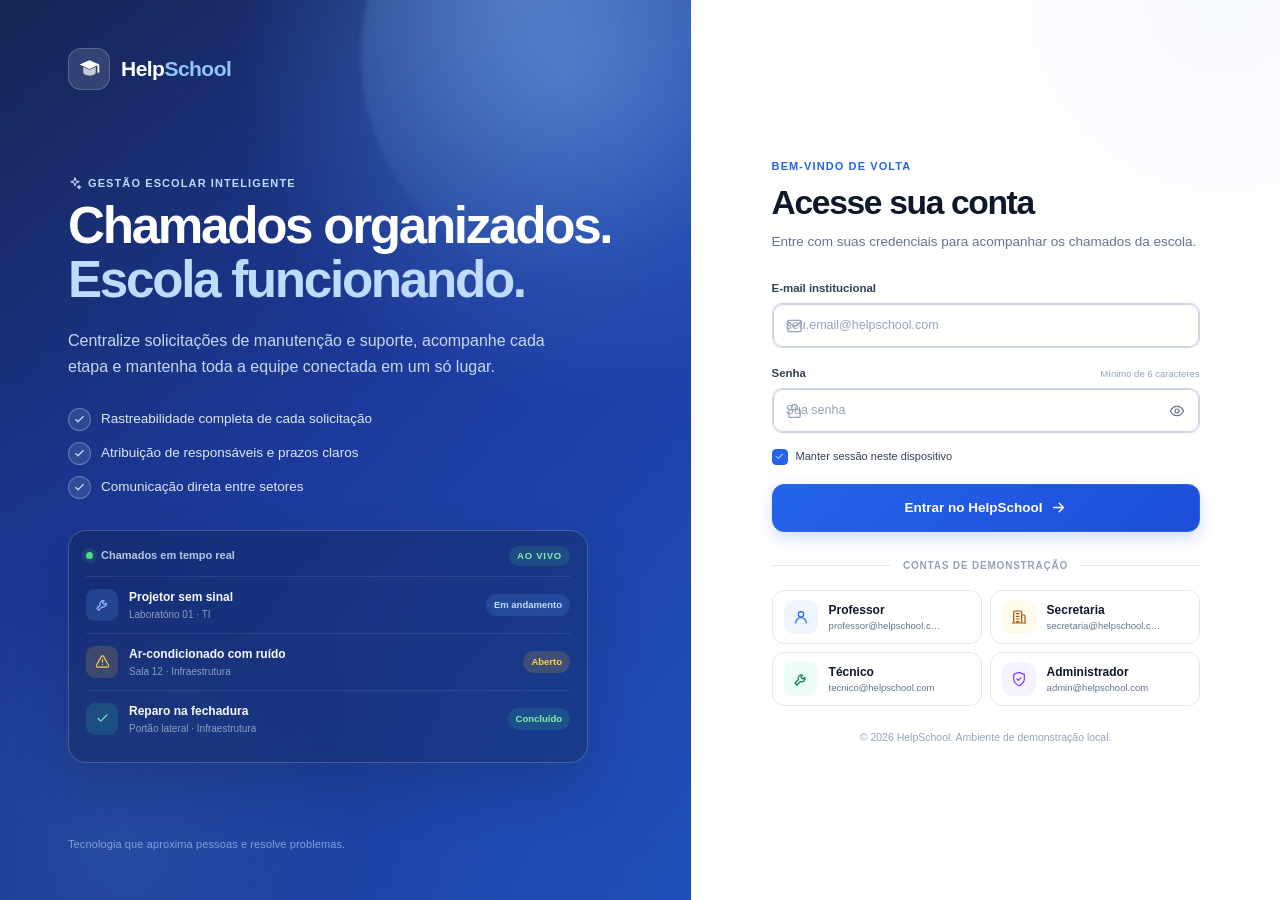
<file: helpschool/index.html>
<!DOCTYPE html>
<html lang="pt-BR">
<head>
  <meta charset="UTF-8">
  <meta name="viewport" content="width=device-width, initial-scale=1.0">
  <meta name="description" content="HelpSchool — centralize chamados, mantenha o histórico e conecte as equipes da sua escola.">
  <meta name="theme-color" content="#1E40AF">
  <title>HelpSchool — Gestão de chamados escolares</title>
  <link rel="icon" type="image/svg+xml" href="assets/images/logo.svg">
  <link rel="stylesheet" href="assets/css/style.css">
  <link rel="stylesheet" href="assets/css/components.css">
  <link rel="stylesheet" href="assets/css/dashboard.css">
</head>
<body>
  <a class="skip-link" href="#main-content">Pular para o conteúdo principal</a>

  <!-- Biblioteca de ícones SVG reutilizáveis -->
  <svg class="svg-sprite" aria-hidden="true" xmlns="http://www.w3.org/2000/svg">
    <symbol id="i-logo" viewBox="0 0 24 24">
      <path d="M12 3 2.5 7.2 12 11.4l9.5-4.2L12 3Z" fill="currentColor"/>
      <path d="M6 9.6v5.1c0 1.8 2.7 3.3 6 3.3s6-1.5 6-3.3V9.6l-6 2.6L6 9.6Z" fill="currentColor" opacity=".72"/>
      <path d="M20.5 8.4v5.9" stroke="currentColor" stroke-width="1.8" stroke-linecap="round"/>
    </symbol>
    <symbol id="i-grid" viewBox="0 0 24 24" fill="none" stroke="currentColor" stroke-width="1.8" stroke-linecap="round" stroke-linejoin="round">
      <rect x="3" y="3" width="7" height="7" rx="2"/><rect x="14" y="3" width="7" height="7" rx="2"/><rect x="3" y="14" width="7" height="7" rx="2"/><rect x="14" y="14" width="7" height="7" rx="2"/>
    </symbol>
    <symbol id="i-ticket" viewBox="0 0 24 24" fill="none" stroke="currentColor" stroke-width="1.8" stroke-linecap="round" stroke-linejoin="round">
      <path d="M4 6a2 2 0 0 1 2-2h12a2 2 0 0 1 2 2v3a2.5 2.5 0 0 0 0 5v4a2 2 0 0 1-2 2H6a2 2 0 0 1-2-2v-4a2.5 2.5 0 0 0 0-5V6Z"/>
      <path d="M13 5v2M13 11v2M13 17v2"/>
    </symbol>
    <symbol id="i-chat" viewBox="0 0 24 24" fill="none" stroke="currentColor" stroke-width="1.8" stroke-linecap="round" stroke-linejoin="round">
      <path d="M21 12a8 8 0 0 1-8 8H6l-3 2 1-5a8 8 0 1 1 17-5Z"/><path d="M8 11h8M8 15h5"/>
    </symbol>
    <symbol id="i-chart" viewBox="0 0 24 24" fill="none" stroke="currentColor" stroke-width="1.8" stroke-linecap="round" stroke-linejoin="round">
      <path d="M4 20V10M10 20V4M16 20v-7M22 20H2"/>
    </symbol>
    <symbol id="i-users" viewBox="0 0 24 24" fill="none" stroke="currentColor" stroke-width="1.8" stroke-linecap="round" stroke-linejoin="round">
      <path d="M16 21v-2a4 4 0 0 0-4-4H6a4 4 0 0 0-4 4v2"/><circle cx="9" cy="7" r="4"/><path d="M22 21v-2a4 4 0 0 0-3-3.87M16 3.13a4 4 0 0 1 0 7.75"/>
    </symbol>
    <symbol id="i-plus" viewBox="0 0 24 24" fill="none" stroke="currentColor" stroke-width="2" stroke-linecap="round"><path d="M12 5v14M5 12h14"/></symbol>
    <symbol id="i-menu" viewBox="0 0 24 24" fill="none" stroke="currentColor" stroke-width="1.9" stroke-linecap="round"><path d="M4 7h16M4 12h16M4 17h16"/></symbol>
    <symbol id="i-search" viewBox="0 0 24 24" fill="none" stroke="currentColor" stroke-width="1.9" stroke-linecap="round"><circle cx="11" cy="11" r="7"/><path d="m20 20-3.5-3.5"/></symbol>
    <symbol id="i-chevron-down" viewBox="0 0 24 24" fill="none" stroke="currentColor" stroke-width="1.9" stroke-linecap="round" stroke-linejoin="round"><path d="m6 9 6 6 6-6"/></symbol>
    <symbol id="i-logout" viewBox="0 0 24 24" fill="none" stroke="currentColor" stroke-width="1.8" stroke-linecap="round" stroke-linejoin="round">
      <path d="M9 21H5a2 2 0 0 1-2-2V5a2 2 0 0 1 2-2h4M16 17l5-5-5-5M21 12H9"/>
    </symbol>
    <symbol id="i-x" viewBox="0 0 24 24" fill="none" stroke="currentColor" stroke-width="2" stroke-linecap="round"><path d="M18 6 6 18M6 6l12 12"/></symbol>
    <symbol id="i-arrow-right" viewBox="0 0 24 24" fill="none" stroke="currentColor" stroke-width="1.9" stroke-linecap="round" stroke-linejoin="round"><path d="M5 12h14M13 6l6 6-6 6"/></symbol>
    <symbol id="i-arrow-left" viewBox="0 0 24 24" fill="none" stroke="currentColor" stroke-width="1.9" stroke-linecap="round" stroke-linejoin="round"><path d="M19 12H5M11 18l-6-6 6-6"/></symbol>
    <symbol id="i-eye" viewBox="0 0 24 24" fill="none" stroke="currentColor" stroke-width="1.8" stroke-linecap="round" stroke-linejoin="round"><path d="M2 12s3.5-7 10-7 10 7 10 7-3.5 7-10 7S2 12 2 12Z"/><circle cx="12" cy="12" r="3"/></symbol>
    <symbol id="i-eye-off" viewBox="0 0 24 24" fill="none" stroke="currentColor" stroke-width="1.8" stroke-linecap="round" stroke-linejoin="round"><path d="m3 3 18 18M10.6 10.6a2 2 0 0 0 2.8 2.8M9.9 4.2A10.7 10.7 0 0 1 12 4c6.5 0 10 8 10 8a18 18 0 0 1-2.2 3.2M6.2 6.2C3.6 8.1 2 12 2 12s3.5 8 10 8a10.7 10.7 0 0 0 5.8-1.7"/></symbol>
    <symbol id="i-filter" viewBox="0 0 24 24" fill="none" stroke="currentColor" stroke-width="1.8" stroke-linecap="round" stroke-linejoin="round"><path d="M4 5h16l-6.5 7.5V20l-3 1v-8.5L4 5Z"/></symbol>
    <symbol id="i-clock" viewBox="0 0 24 24" fill="none" stroke="currentColor" stroke-width="1.8" stroke-linecap="round" stroke-linejoin="round"><circle cx="12" cy="12" r="9"/><path d="M12 7v5l3 2"/></symbol>
    <symbol id="i-check-circle" viewBox="0 0 24 24" fill="none" stroke="currentColor" stroke-width="1.8" stroke-linecap="round" stroke-linejoin="round"><circle cx="12" cy="12" r="9"/><path d="m8 12 2.7 2.7L16 9.4"/></symbol>
    <symbol id="i-alert" viewBox="0 0 24 24" fill="none" stroke="currentColor" stroke-width="1.8" stroke-linecap="round" stroke-linejoin="round"><path d="M10.3 3.8 2.4 18a2 2 0 0 0 1.7 3h15.8a2 2 0 0 0 1.7-3L13.7 3.8a2 2 0 0 0-3.4 0Z"/><path d="M12 9v4M12 17h.01"/></symbol>
    <symbol id="i-wrench" viewBox="0 0 24 24" fill="none" stroke="currentColor" stroke-width="1.8" stroke-linecap="round" stroke-linejoin="round"><path d="M14.7 6.3a5 5 0 0 0-6.5 6.5L3 18l3 3 5.2-5.2a5 5 0 0 0 6.5-6.5l-3 3-3-3 3-3Z"/></symbol>
    <symbol id="i-user" viewBox="0 0 24 24" fill="none" stroke="currentColor" stroke-width="1.8" stroke-linecap="round" stroke-linejoin="round"><circle cx="12" cy="8" r="4"/><path d="M4 21a8 8 0 0 1 16 0"/></symbol>
    <symbol id="i-map-pin" viewBox="0 0 24 24" fill="none" stroke="currentColor" stroke-width="1.8" stroke-linecap="round" stroke-linejoin="round"><path d="M20 10c0 5-8 11-8 11S4 15 4 10a8 8 0 1 1 16 0Z"/><circle cx="12" cy="10" r="2.7"/></symbol>
    <symbol id="i-tag" viewBox="0 0 24 24" fill="none" stroke="currentColor" stroke-width="1.8" stroke-linecap="round" stroke-linejoin="round"><path d="m20.6 13.6-7 7a2 2 0 0 1-2.8 0L3 12.8V3h9.8l7.8 7.8a2 2 0 0 1 0 2.8Z"/><circle cx="7.5" cy="7.5" r="1.2" fill="currentColor" stroke="none"/></symbol>
    <symbol id="i-calendar" viewBox="0 0 24 24" fill="none" stroke="currentColor" stroke-width="1.8" stroke-linecap="round" stroke-linejoin="round"><rect x="3" y="5" width="18" height="16" rx="2"/><path d="M16 3v4M8 3v4M3 11h18"/></symbol>
    <symbol id="i-edit" viewBox="0 0 24 24" fill="none" stroke="currentColor" stroke-width="1.8" stroke-linecap="round" stroke-linejoin="round"><path d="M12 20h9M16.5 3.5a2.1 2.1 0 0 1 3 3L7 19l-4 1 1-4L16.5 3.5Z"/></symbol>
    <symbol id="i-trash" viewBox="0 0 24 24" fill="none" stroke="currentColor" stroke-width="1.8" stroke-linecap="round" stroke-linejoin="round"><path d="M3 6h18M8 6V4h8v2M19 6l-1 14H6L5 6M10 11v5M14 11v5"/></symbol>
    <symbol id="i-send" viewBox="0 0 24 24" fill="none" stroke="currentColor" stroke-width="1.8" stroke-linecap="round" stroke-linejoin="round"><path d="m22 2-7 20-4-9-9-4 20-7Z"/><path d="M22 2 11 13"/></symbol>
    <symbol id="i-refresh" viewBox="0 0 24 24" fill="none" stroke="currentColor" stroke-width="1.8" stroke-linecap="round" stroke-linejoin="round"><path d="M20 11a8 8 0 1 0-2.3 6.3M20 4v7h-7"/></symbol>
    <symbol id="i-download" viewBox="0 0 24 24" fill="none" stroke="currentColor" stroke-width="1.8" stroke-linecap="round" stroke-linejoin="round"><path d="M12 3v12M7 10l5 5 5-5M4 21h16"/></symbol>
    <symbol id="i-building" viewBox="0 0 24 24" fill="none" stroke="currentColor" stroke-width="1.8" stroke-linecap="round" stroke-linejoin="round"><path d="M4 21V5a2 2 0 0 1 2-2h8a2 2 0 0 1 2 2v16M16 9h3a2 2 0 0 1 2 2v10M2 21h20M8 7h4M8 11h4M8 15h4M8 19h4"/></symbol>
    <symbol id="i-shield" viewBox="0 0 24 24" fill="none" stroke="currentColor" stroke-width="1.8" stroke-linecap="round" stroke-linejoin="round"><path d="M12 22s8-4 8-10V5l-8-3-8 3v7c0 6 8 10 8 10Z"/><path d="m9 12 2 2 4-4"/></symbol>
    <symbol id="i-lock" viewBox="0 0 24 24" fill="none" stroke="currentColor" stroke-width="1.8" stroke-linecap="round" stroke-linejoin="round"><rect x="4" y="10" width="16" height="11" rx="2"/><path d="M8 10V7a4 4 0 0 1 8 0v3"/></symbol>
    <symbol id="i-mail" viewBox="0 0 24 24" fill="none" stroke="currentColor" stroke-width="1.8" stroke-linecap="round" stroke-linejoin="round"><rect x="2.5" y="4" width="19" height="16" rx="2"/><path d="m3 6 9 7 9-7"/></symbol>
    <symbol id="i-message-circle" viewBox="0 0 24 24" fill="none" stroke="currentColor" stroke-width="1.8" stroke-linecap="round" stroke-linejoin="round"><path d="M21 11.5a8.4 8.4 0 0 1-9 8.4 9.2 9.2 0 0 1-3.8-.8L3 21l1.9-5.2a8.4 8.4 0 1 1 16.1-4.3Z"/></symbol>
    <symbol id="i-check" viewBox="0 0 24 24" fill="none" stroke="currentColor" stroke-width="2.1" stroke-linecap="round" stroke-linejoin="round"><path d="m5 12 4.2 4.2L19 6.5"/></symbol>
    <symbol id="i-activity" viewBox="0 0 24 24" fill="none" stroke="currentColor" stroke-width="1.8" stroke-linecap="round" stroke-linejoin="round"><path d="M3 12h4l2.5-7 5 14L17 12h4"/></symbol>
    <symbol id="i-help" viewBox="0 0 24 24" fill="none" stroke="currentColor" stroke-width="1.8" stroke-linecap="round" stroke-linejoin="round"><circle cx="12" cy="12" r="9"/><path d="M9.6 9a2.5 2.5 0 1 1 4 2c-.9.6-1.6 1.2-1.6 2.4M12 17h.01"/></symbol>
    <symbol id="i-sparkle" viewBox="0 0 24 24" fill="none" stroke="currentColor" stroke-width="1.8" stroke-linecap="round" stroke-linejoin="round"><path d="m12 3 1.8 5.2L19 10l-5.2 1.8L12 17l-1.8-5.2L5 10l5.2-1.8L12 3ZM19 16l.8 2.2L22 19l-2.2.8L19 22l-.8-2.2L16 19l2.2-.8L19 16Z"/></symbol>
    <symbol id="i-sliders" viewBox="0 0 24 24" fill="none" stroke="currentColor" stroke-width="1.8" stroke-linecap="round" stroke-linejoin="round"><path d="M4 6h10M18 6h2M4 12h2M10 12h10M4 18h6M14 18h6"/><circle cx="16" cy="6" r="2"/><circle cx="8" cy="12" r="2"/><circle cx="12" cy="18" r="2"/></symbol>
  </svg>

  <!-- Tela de autenticação -->
  <div class="auth-screen" id="login-screen">
    <section class="auth-showcase" aria-label="Sobre o HelpSchool">
      <div class="auth-showcase__orb auth-showcase__orb--one"></div>
      <div class="auth-showcase__orb auth-showcase__orb--two"></div>
      <div class="auth-showcase__grid"></div>

      <a class="brand brand--light" href="#" aria-label="HelpSchool">
        <span class="brand__mark"><svg><use href="#i-logo"></use></svg></span>
        <span class="brand__name">Help<span>School</span></span>
      </a>

      <div class="auth-showcase__content">
        <span class="eyebrow eyebrow--light"><svg><use href="#i-sparkle"></use></svg> Gestão escolar inteligente</span>
        <h1>Chamados organizados.<br><span>Escola funcionando.</span></h1>
        <p>Centralize solicitações de manutenção e suporte, acompanhe cada etapa e mantenha toda a equipe conectada em um só lugar.</p>

        <ul class="auth-benefits">
          <li><span class="auth-benefits__icon"><svg><use href="#i-check"></use></svg></span> Rastreabilidade completa de cada solicitação</li>
          <li><span class="auth-benefits__icon"><svg><use href="#i-check"></use></svg></span> Atribuição de responsáveis e prazos claros</li>
          <li><span class="auth-benefits__icon"><svg><use href="#i-check"></use></svg></span> Comunicação direta entre setores</li>
        </ul>

        <div class="auth-preview" aria-hidden="true">
          <div class="auth-preview__header">
            <span class="auth-preview__dot"></span>
            <span>Chamados em tempo real</span>
            <span class="auth-preview__live">Ao vivo</span>
          </div>
          <div class="auth-preview__row">
            <span class="preview-icon preview-icon--blue"><svg><use href="#i-wrench"></use></svg></span>
            <div><strong>Projetor sem sinal</strong><small>Laboratório 01 · TI</small></div>
            <span class="status-pill status-pill--progress">Em andamento</span>
          </div>
          <div class="auth-preview__row">
            <span class="preview-icon preview-icon--amber"><svg><use href="#i-alert"></use></svg></span>
            <div><strong>Ar-condicionado com ruído</strong><small>Sala 12 · Infraestrutura</small></div>
            <span class="status-pill status-pill--open">Aberto</span>
          </div>
          <div class="auth-preview__row">
            <span class="preview-icon preview-icon--green"><svg><use href="#i-check"></use></svg></span>
            <div><strong>Reparo na fechadura</strong><small>Portão lateral · Infraestrutura</small></div>
            <span class="status-pill status-pill--done">Concluído</span>
          </div>
        </div>
      </div>

      <p class="auth-showcase__footer">Tecnologia que aproxima pessoas e resolve problemas.</p>
    </section>

    <section class="auth-form-side">
      <div class="auth-form-side__inner">
        <a class="brand brand--mobile" href="#" aria-label="HelpSchool">
          <span class="brand__mark"><svg><use href="#i-logo"></use></svg></span>
          <span class="brand__name">Help<span>School</span></span>
        </a>

        <div class="auth-heading">
          <span class="eyebrow">Bem-vindo de volta</span>
          <h2>Acesse sua conta</h2>
          <p>Entre com suas credenciais para acompanhar os chamados da escola.</p>
        </div>

        <form class="auth-form" id="login-form" novalidate>
          <div class="field">
            <label for="login-email">E-mail institucional</label>
            <div class="input-shell">
              <svg class="input-shell__icon" aria-hidden="true"><use href="#i-mail"></use></svg>
              <input type="email" id="login-email" name="email" autocomplete="username" placeholder="seu.email@helpschool.com" required aria-describedby="login-error">
            </div>
          </div>

          <div class="field">
            <div class="field__label-row">
              <label for="login-password">Senha</label>
              <span class="field__hint">Mínimo de 6 caracteres</span>
            </div>
            <div class="input-shell">
              <svg class="input-shell__icon" aria-hidden="true"><use href="#i-lock"></use></svg>
              <input type="password" id="login-password" name="password" autocomplete="current-password" placeholder="Sua senha" minlength="6" required aria-describedby="login-error">
              <button class="input-shell__action" type="button" id="toggle-password" aria-label="Mostrar senha" aria-pressed="false">
                <svg><use href="#i-eye"></use></svg>
              </button>
            </div>
          </div>

          <div class="auth-form__options">
            <label class="checkbox">
              <input type="checkbox" id="remember-session" checked>
              <span class="checkbox__box"><svg><use href="#i-check"></use></svg></span>
              <span>Manter sessão neste dispositivo</span>
            </label>
          </div>

          <p class="form-error" id="login-error" role="alert" hidden></p>

          <button class="btn btn--primary btn--lg auth-submit" type="submit" id="login-submit">
            <span>Entrar no HelpSchool</span>
            <svg><use href="#i-arrow-right"></use></svg>
          </button>
        </form>

        <div class="auth-divider"><span>Contas de demonstração</span></div>

        <div class="demo-accounts" role="group" aria-label="Contas de demonstração">
          <button class="demo-account" type="button" data-demo-email="professor@helpschool.com" data-demo-password="123456">
            <span class="demo-account__icon demo-account__icon--blue"><svg><use href="#i-user"></use></svg></span>
            <span><strong>Professor</strong><small>professor@helpschool.com</small></span>
            <svg class="demo-account__arrow"><use href="#i-arrow-right"></use></svg>
          </button>
          <button class="demo-account" type="button" data-demo-email="secretaria@helpschool.com" data-demo-password="123456">
            <span class="demo-account__icon demo-account__icon--amber"><svg><use href="#i-building"></use></svg></span>
            <span><strong>Secretaria</strong><small>secretaria@helpschool.com</small></span>
            <svg class="demo-account__arrow"><use href="#i-arrow-right"></use></svg>
          </button>
          <button class="demo-account" type="button" data-demo-email="tecnico@helpschool.com" data-demo-password="123456">
            <span class="demo-account__icon demo-account__icon--green"><svg><use href="#i-wrench"></use></svg></span>
            <span><strong>Técnico</strong><small>tecnico@helpschool.com</small></span>
            <svg class="demo-account__arrow"><use href="#i-arrow-right"></use></svg>
          </button>
          <button class="demo-account" type="button" data-demo-email="admin@helpschool.com" data-demo-password="123456">
            <span class="demo-account__icon demo-account__icon--purple"><svg><use href="#i-shield"></use></svg></span>
            <span><strong>Administrador</strong><small>admin@helpschool.com</small></span>
            <svg class="demo-account__arrow"><use href="#i-arrow-right"></use></svg>
          </button>
        </div>

        <p class="auth-copyright">© <span id="auth-year">2026</span> HelpSchool. Ambiente de demonstração local.</p>
      </div>
    </section>
  </div>

  <!-- Aplicação autenticada -->
  <div class="app-shell" id="app-screen" hidden>
    <div class="sidebar-overlay" id="sidebar-overlay"></div>

    <aside class="sidebar" id="sidebar" aria-label="Menu principal">
      <div class="sidebar__brand">
        <a class="brand brand--light" href="#" data-view="dashboard" aria-label="HelpSchool — ir para visão geral">
          <span class="brand__mark"><svg><use href="#i-logo"></use></svg></span>
          <span class="brand__name">Help<span>School</span></span>
        </a>
        <button class="icon-btn icon-btn--ghost sidebar__close" id="sidebar-close" type="button" aria-label="Fechar menu">
          <svg><use href="#i-x"></use></svg>
        </button>
      </div>

      <div class="sidebar__school">
        <span class="sidebar__school-icon"><svg><use href="#i-building"></use></svg></span>
        <div>
          <strong>Colégio Horizonte</strong>
          <span>Unidade Centro</span>
        </div>
        <span class="sidebar__school-status" title="Unidade ativa"></span>
      </div>

      <nav class="sidebar__nav">
        <p class="sidebar__label">Principal</p>
        <button class="nav-item is-active" type="button" data-view="dashboard">
          <svg><use href="#i-grid"></use></svg>
          <span>Visão geral</span>
        </button>
        <button class="nav-item" type="button" data-view="tickets">
          <svg><use href="#i-ticket"></use></svg>
          <span>Chamados</span>
          <span class="nav-item__badge" id="nav-tickets-badge" hidden></span>
        </button>
        <button class="nav-item" type="button" data-view="chat">
          <svg><use href="#i-chat"></use></svg>
          <span>Mensagens</span>
          <span class="nav-item__badge nav-item__badge--chat" id="nav-chat-badge" hidden></span>
        </button>
        <button class="nav-item" type="button" data-view="reports" data-permission="reports">
          <svg><use href="#i-chart"></use></svg>
          <span>Relatórios</span>
        </button>

        <p class="sidebar__label sidebar__label--admin" id="admin-nav-label" hidden>Administração</p>
        <button class="nav-item" type="button" data-view="users" data-permission="users" hidden>
          <svg><use href="#i-users"></use></svg>
          <span>Usuários</span>
        </button>
      </nav>

      <div class="sidebar__footer">
        <div class="sidebar-help">
          <span class="sidebar-help__icon"><svg><use href="#i-help"></use></svg></span>
          <strong>Precisa de ajuda?</strong>
          <p>Consulte o guia rápido de uso do HelpSchool.</p>
          <button class="sidebar-help__link" type="button" data-action="help">Abrir guia rápido <svg><use href="#i-arrow-right"></use></svg></button>
        </div>
        <div class="sidebar__version">
          <span>HelpSchool v1.0</span>
          <span class="sidebar__version-dot"></span>
          <span>Dados locais</span>
        </div>
      </div>
    </aside>

    <div class="app-body">
      <header class="topbar">
        <div class="topbar__left">
          <button class="icon-btn topbar__menu" type="button" id="sidebar-open" aria-label="Abrir menu">
            <svg><use href="#i-menu"></use></svg>
          </button>
          <div class="topbar__heading">
            <p id="page-eyebrow">Painel</p>
            <h1 id="page-title">Visão geral</h1>
          </div>
        </div>

        <div class="topbar__actions">
          <button class="icon-btn topbar__chat-btn" type="button" data-view="chat" aria-label="Abrir mensagens">
            <svg><use href="#i-message-circle"></use></svg>
            <span class="notification-dot" id="topbar-chat-dot" hidden></span>
          </button>
          <div class="user-menu-wrap">
            <button class="user-chip" type="button" id="user-menu-btn" aria-haspopup="menu" aria-expanded="false">
              <span class="avatar" id="topbar-avatar">--</span>
              <span class="user-chip__info">
                <strong id="topbar-name">Usuário</strong>
                <span id="topbar-role">Perfil</span>
              </span>
              <svg class="user-chip__chevron"><use href="#i-chevron-down"></use></svg>
            </button>
            <div class="user-menu" id="user-menu" role="menu" hidden>
              <div class="user-menu__header">
                <span class="avatar avatar--lg" id="menu-avatar">--</span>
                <div><strong id="menu-name">Usuário</strong><span id="menu-email">email@escola.com</span></div>
              </div>
              <button type="button" class="user-menu__item" data-action="profile" role="menuitem">
                <svg><use href="#i-user"></use></svg> Meu perfil
              </button>
              <button type="button" class="user-menu__item" data-action="reset-demo" role="menuitem">
                <svg><use href="#i-refresh"></use></svg> Restaurar dados demo
              </button>
              <div class="user-menu__separator"></div>
              <button type="button" class="user-menu__item user-menu__item--danger" data-action="logout" role="menuitem">
                <svg><use href="#i-logout"></use></svg> Sair da conta
              </button>
            </div>
          </div>
        </div>
      </header>

      <main class="main-content" id="main-content">
        <!-- Visão geral -->
        <section class="view is-active" id="view-dashboard" data-view-panel="dashboard">
          <div class="dashboard-hero">
            <div class="dashboard-hero__copy">
              <p class="eyebrow" id="dashboard-date">Painel</p>
              <h2 id="dashboard-greeting">Olá!</h2>
              <p id="dashboard-summary">Aqui está o resumo dos chamados da escola.</p>
            </div>
            <button class="btn btn--primary" type="button" data-action="new-ticket">
              <svg><use href="#i-plus"></use></svg> Novo chamado
            </button>
          </div>

          <div class="stats-grid" id="stats-grid"></div>

          <div class="dashboard-grid">
            <article class="panel panel--chart">
              <header class="panel__header">
                <div>
                  <h3>Chamados por status</h3>
                  <p>Distribuição atual dos atendimentos</p>
                </div>
                <span class="panel__badge" id="status-chart-total">0 chamados</span>
              </header>
              <div id="status-chart" class="status-chart"></div>
            </article>

            <article class="panel panel--recurring">
              <header class="panel__header">
                <div>
                  <h3>Ocorrências recorrentes</h3>
                  <p>Locais com mais chamados registrados</p>
                </div>
                <span class="panel__icon panel__icon--amber"><svg><use href="#i-activity"></use></svg></span>
              </header>
              <div id="recurring-list" class="recurring-list"></div>
            </article>
          </div>

          <div class="dashboard-grid dashboard-grid--wide">
            <article class="panel recent-panel">
              <header class="panel__header">
                <div>
                  <h3>Últimos chamados</h3>
                  <p>Movimentações recentes da escola</p>
                </div>
                <button class="text-btn" type="button" data-view="tickets">Ver todos <svg><use href="#i-arrow-right"></use></svg></button>
              </header>
              <div id="recent-tickets" class="recent-list"></div>
            </article>

            <article class="panel activity-panel">
              <header class="panel__header">
                <div>
                  <h3>Atividade recente</h3>
                  <p>Últimas movimentações registradas</p>
                </div>
              </header>
              <div id="recent-activity" class="activity-list"></div>
            </article>
          </div>
        </section>

        <!-- Chamados -->
        <section class="view" id="view-tickets" data-view-panel="tickets" hidden>
          <div class="view-heading">
            <div>
              <p class="eyebrow">Central de atendimento</p>
              <h2>Chamados</h2>
              <p>Acompanhe, filtre e gerencie todas as solicitações da escola.</p>
            </div>
            <button class="btn btn--primary" type="button" data-action="new-ticket">
              <svg><use href="#i-plus"></use></svg> Novo chamado
            </button>
          </div>

          <article class="panel tickets-panel">
            <div class="ticket-toolbar">
              <div class="search-field">
                <svg aria-hidden="true"><use href="#i-search"></use></svg>
                <label class="sr-only" for="ticket-search">Pesquisar chamados</label>
                <input type="search" id="ticket-search" placeholder="Pesquisar por título, ID, local..." autocomplete="off">
              </div>
              <div class="filter-row">
                <div class="select-wrap">
                  <svg aria-hidden="true"><use href="#i-filter"></use></svg>
                  <label class="sr-only" for="filter-status">Filtrar por status</label>
                  <select id="filter-status">
                    <option value="all">Todos os status</option>
                    <option value="aberto">Aberto</option>
                    <option value="em_andamento">Em andamento</option>
                    <option value="resolvido">Resolvido</option>
                    <option value="concluido">Concluído</option>
                  </select>
                </div>
                <div class="select-wrap">
                  <svg aria-hidden="true"><use href="#i-alert"></use></svg>
                  <label class="sr-only" for="filter-priority">Filtrar por prioridade</label>
                  <select id="filter-priority">
                    <option value="all">Todas as prioridades</option>
                    <option value="alta">Alta</option>
                    <option value="media">Média</option>
                    <option value="baixa">Baixa</option>
                  </select>
                </div>
                <div class="select-wrap">
                  <svg aria-hidden="true"><use href="#i-sliders"></use></svg>
                  <label class="sr-only" for="filter-sort">Ordernar chamados</label>
                  <select id="filter-sort">
                    <option value="recent">Mais recentes</option>
                    <option value="oldest">Mais antigos</option>
                    <option value="priority">Maior prioridade</option>
                    <option value="title">Título (A–Z)</option>
                  </select>
                </div>
                <button class="btn btn--ghost btn--sm" type="button" id="clear-filters">
                  <svg><use href="#i-x"></use></svg> Limpar
                </button>
              </div>
            </div>

            <div id="tickets-table-wrap"></div>

            <footer class="ticket-footer">
              <span id="tickets-count">0 chamados encontrados</span>
              <span class="ticket-footer__hint" id="tickets-scope">Exibindo todos os chamados</span>
            </footer>
          </article>
        </section>

        <!-- Relatórios -->
        <section class="view" id="view-reports" data-view-panel="reports" hidden>
          <div class="view-heading">
            <div>
              <p class="eyebrow">Inteligência operacional</p>
              <h2>Relatórios</h2>
              <p>Visualize indicadores para tomar decisões mais assertivas.</p>
            </div>
            <button class="btn btn--outline" type="button" data-action="export-csv">
              <svg><use href="#i-download"></use></svg> Exportar CSV
            </button>
          </div>

          <div class="report-summary" id="report-summary"></div>

          <div class="dashboard-grid">
            <article class="panel">
              <header class="panel__header">
                <div><h3>Chamados por categoria</h3><p>Volume de solicitações por área</p></div>
              </header>
              <div id="category-chart" class="bar-chart"></div>
            </article>
            <article class="panel">
              <header class="panel__header">
                <div><h3>Chamados por prioridade</h3><p>Nível de urgência das solicitações</p></div>
              </header>
              <div id="priority-chart" class="bar-chart"></div>
            </article>
          </div>

          <div class="dashboard-grid dashboard-grid--wide">
            <article class="panel">
              <header class="panel__header">
                <div><h3>Chamados por técnico</h3><p>Distribuição da carga de atendimento</p></div>
              </header>
              <div id="technician-chart" class="bar-chart"></div>
            </article>
            <article class="panel panel--recurring">
              <header class="panel__header">
                <div><h3>Ranking de recorrência</h3><p>Locais com maior volume de ocorrências</p></div>
                <span class="panel__icon panel__icon--amber"><svg><use href="#i-activity"></use></svg></span>
              </header>
              <div id="report-recurring" class="recurring-list"></div>
            </article>
          </div>
        </section>

        <!-- Chat -->
        <section class="view" id="view-chat" data-view-panel="chat" hidden>
          <div class="view-heading view-heading--compact">
            <div>
              <p class="eyebrow">Comunicação interna</p>
              <h2>Mensagens</h2>
              <p>Converse com professores, secretaria e equipe técnica.</p>
            </div>
          </div>

          <div class="chat-shell" id="chat-shell">
            <aside class="chat-contacts" aria-label="Conversas">
              <div class="chat-contacts__header">
                <div><h3>Conversas</h3><span id="chat-total-contacts">0 contatos</span></div>
                <span class="chat-online-pill"><span></span> Online</span>
              </div>
              <div class="search-field search-field--chat">
                <svg aria-hidden="true"><use href="#i-search"></use></svg>
                <label class="sr-only" for="chat-search">Pesquisar contatos</label>
                <input type="search" id="chat-search" placeholder="Buscar pessoa..." autocomplete="off">
              </div>
              <div class="chat-contact-list" id="chat-contact-list"></div>
            </aside>
            <section class="chat-conversation" id="chat-conversation" aria-live="polite">
              <div class="chat-empty-state" id="chat-empty-state">
                <span class="chat-empty-state__icon"><svg><use href="#i-message-circle"></use></svg></span>
                <h3>Selecione uma conversa</h3>
                <p>Escolha um contato ao lado para iniciar uma conversa interna.</p>
              </div>
              <div class="chat-active" id="chat-active" hidden>
                <header class="chat-active__header">
                  <button class="icon-btn chat-active__back" type="button" id="chat-back" aria-label="Voltar para conversas">
                    <svg><use href="#i-arrow-left"></use></svg>
                  </button>
                  <span class="avatar" id="chat-header-avatar">--</span>
                  <div class="chat-active__person">
                    <strong id="chat-header-name">Contato</strong>
                    <span id="chat-header-role">Perfil</span>
                  </div>
                  <span class="chat-online-pill chat-online-pill--small"><span></span> Online</span>
                </header>
                <div class="chat-messages" id="chat-messages"></div>
                <form class="chat-composer" id="chat-form">
                  <label class="sr-only" for="chat-input">Escreva uma mensagem</label>
                  <textarea id="chat-input" rows="1" placeholder="Escreva uma mensagem..." autocomplete="off"></textarea>
                  <button class="chat-send" type="submit" aria-label="Enviar mensagem" id="chat-send">
                    <svg><use href="#i-send"></use></svg>
                  </button>
                </form>
              </div>
            </section>
          </div>
        </section>

        <!-- Usuários -->
        <section class="view" id="view-users" data-view-panel="users" hidden>
          <div class="view-heading">
            <div>
              <p class="eyebrow">Administração</p>
              <h2>Usuários</h2>
              <p>Gerencie os perfis de acesso à plataforma.</p>
            </div>
            <button class="btn btn--primary" type="button" data-action="new-user">
              <svg><use href="#i-plus"></use></svg> Novo usuário
            </button>
          </div>

          <article class="panel">
            <div class="ticket-toolbar">
              <div class="search-field">
                <svg aria-hidden="true"><use href="#i-search"></use></svg>
                <label class="sr-only" for="user-search">Pesquisar usuários</label>
                <input type="search" id="user-search" placeholder="Pesquisar por nome, e-mail ou setor..." autocomplete="off">
              </div>
              <div class="select-wrap">
                <svg aria-hidden="true"><use href="#i-filter"></use></svg>
                <label class="sr-only" for="user-role-filter">Filtrar por perfil</label>
                <select id="user-role-filter">
                  <option value="all">Todos os perfis</option>
                  <option value="professor">Professor</option>
                  <option value="secretaria">Secretaria</option>
                  <option value="tecnico">Técnico</option>
                  <option value="admin">Administrador</option>
                </select>
              </div>
            </div>
            <div id="users-table-wrap"></div>
            <footer class="ticket-footer"><span id="users-count">0 usuários</span><span class="ticket-footer__hint">Acesso gerenciado pelo administrador</span></footer>
          </article>
        </section>
      </main>
    </div>

    <nav class="mobile-nav" aria-label="Navegação rápida">
      <button class="mobile-nav__item is-active" type="button" data-view="dashboard">
        <svg><use href="#i-grid"></use></svg><span>Painel</span>
      </button>
      <button class="mobile-nav__item" type="button" data-view="tickets">
        <span class="mobile-nav__icon-wrap"><svg><use href="#i-ticket"></use></svg><span class="mobile-nav__badge" id="mobile-tickets-badge" hidden></span></span><span>Chamados</span>
      </button>
      <button class="mobile-nav__item" type="button" data-view="chat">
        <span class="mobile-nav__icon-wrap"><svg><use href="#i-chat"></use></svg><span class="mobile-nav__badge" id="mobile-chat-badge" hidden></span></span><span>Chat</span>
      </button>
      <button class="mobile-nav__item" type="button" id="mobile-more">
        <svg><use href="#i-menu"></use></svg><span>Mais</span>
      </button>
    </nav>
  </div>

  <div id="modal-root"></div>
  <div class="toast-container" id="toast-container" role="status" aria-live="polite" aria-atomic="false"></div>

  <script src="assets/js/storage.js"></script>
  <script src="assets/js/auth.js"></script>
  <script src="assets/js/tickets.js"></script>
  <script src="assets/js/chat.js"></script>
  <script src="assets/js/dashboard.js"></script>
  <script src="assets/js/app.js"></script>
</body>
</html>
</file>
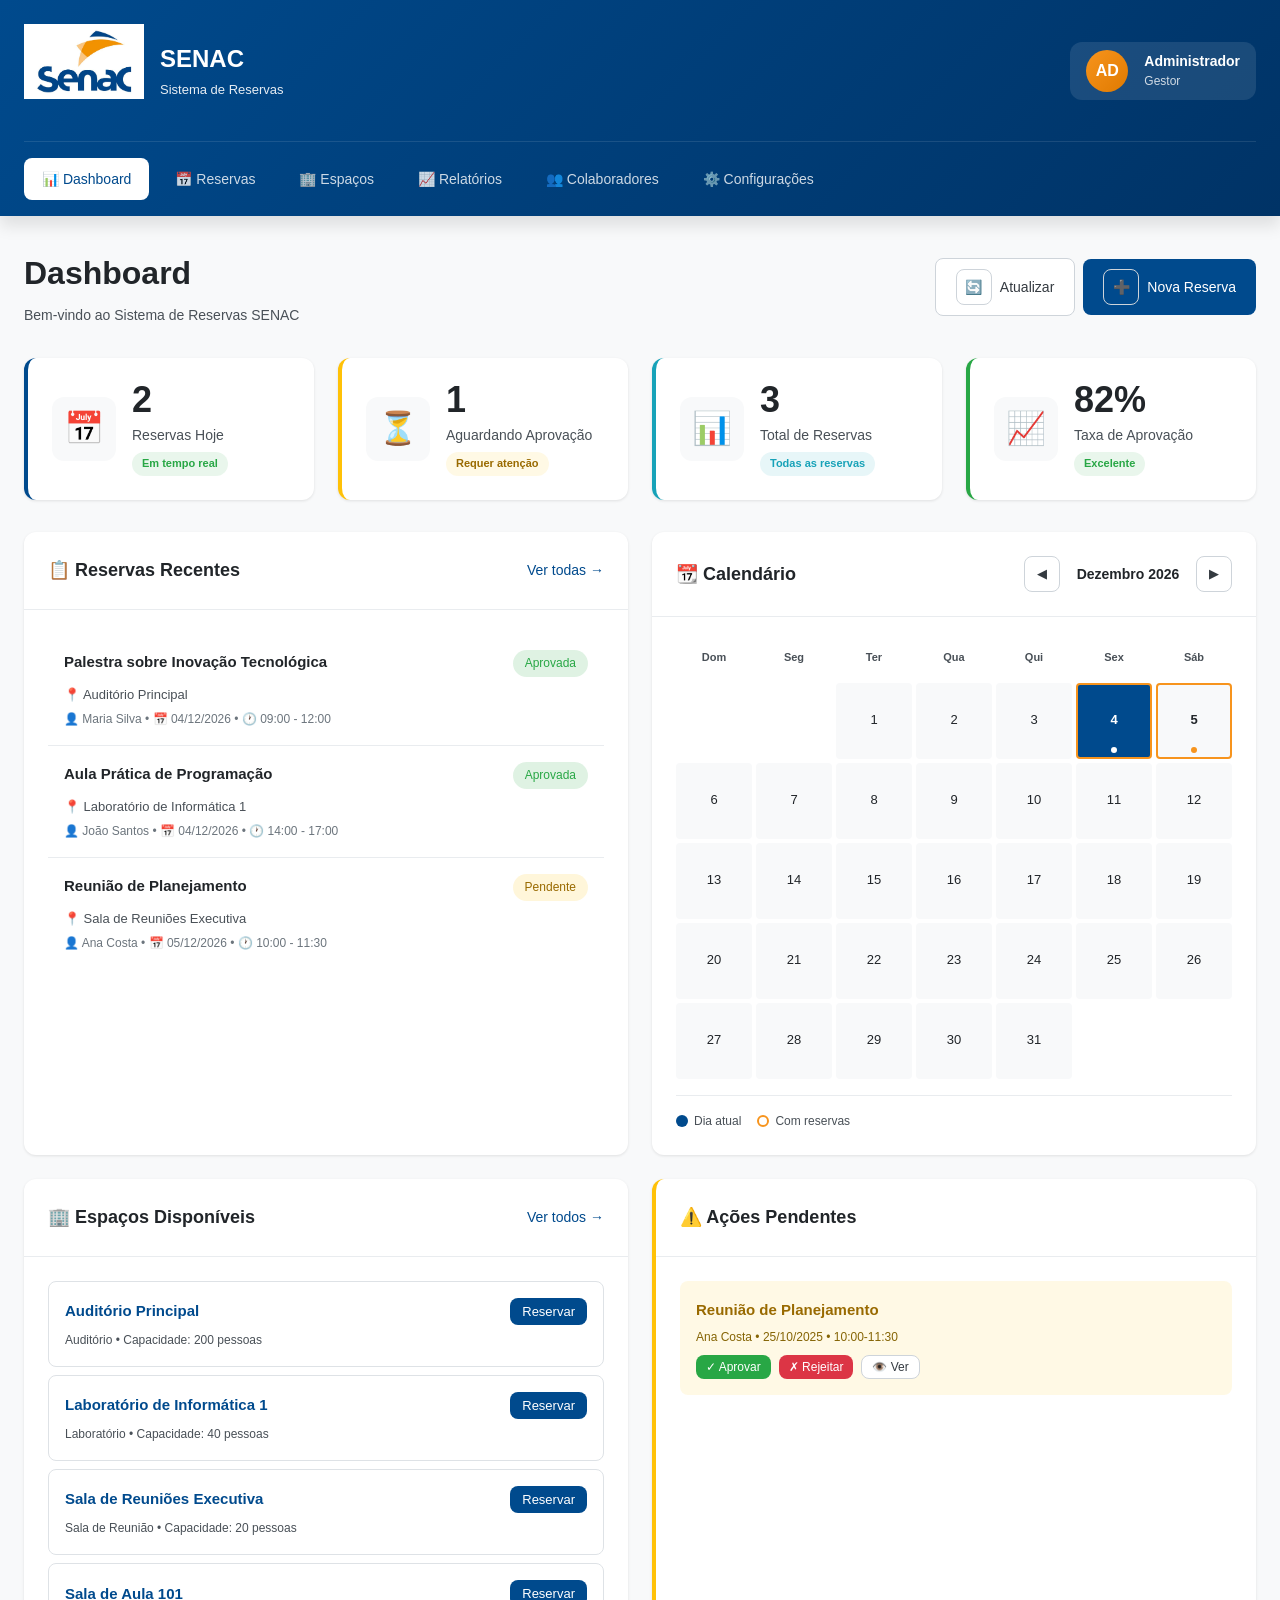
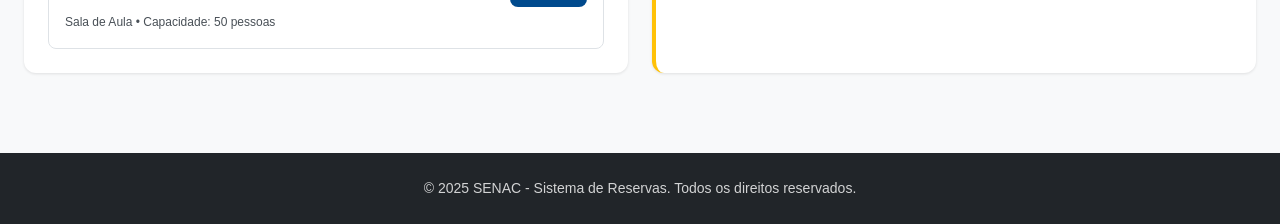
<file: sistemas-reservas-senac/index.html>
<!DOCTYPE html>
<html lang="pt-BR">
  <head>
    <meta charset="UTF-8" />
    <meta name="viewport" content="width=device-width, initial-scale=1.0" />
    <title>Dashboard - Sistema SENAC</title>
    <link rel="stylesheet" href="./css/styles.css" />
  </head>
  <body>
    <header class="header">
      <div class="container">
        <div class="header-top">
          <div class="logo">
            <div class="logo-icon"><img src="./imagem.jpg" alt="Senac" style="width: 120px; height: 75px;">
            </div>
            <div class="logo-text">
              <h1>SENAC</h1>
              <p>Sistema de Reservas</p>
            </div>
          </div>
          <div class="user-info">
            <div class="avatar">AD</div>
            <div class="user-details">
              <div class="username">Administrador</div>
              <div class="role">Gestor</div>
            </div>
          </div>
        </div>

        <nav class="nav">
          <a href="../index.html" class="nav-link active">📊 Dashboard</a>
          <a href="./pages/reservas.html" class="nav-link">📅 Reservas</a>
          <a href="./pages/espacos.html" class="nav-link">🏢 Espaços</a>
          <a href="./pages/relatorios.html" class="nav-link">📈 Relatórios</a>
          <a href="./pages/colaboradores.html" class="nav-link"
            >👥 Colaboradores</a
          >
          <a href="./pages/configuracoes.html" class="nav-link"
            >⚙️ Configurações</a
          >
        </nav>
      </div>
    </header>

    <main class="main-content">
      <div class="container">
        <div class="page-header">
          <div>
            <h2 class="page-title">Dashboard</h2>
            <p class="page-subtitle">Bem-vindo ao Sistema de Reservas SENAC</p>
          </div>
          <div class="page-actions">
            <button class="btn btn-secondary" data-action="refresh">
              <span class="btn-icon">🔄</span>
              Atualizar
            </button>
            <button class="btn btn-primary" data-action="new-reservation">
              <span class="btn-icon">➕</span>
              Nova Reserva
            </button>
          </div>
        </div>

        <div class="stats-grid">
          <div class="stat-card stat-primary">
            <div class="stat-icon">📅</div>
            <div class="stat-content">
              <h3 class="stat-number" id="todayReservations">0</h3>
              <p class="stat-label">Reservas Hoje</p>
              <span class="stat-badge stat-badge-success">Em tempo real</span>
            </div>
          </div>

          <div class="stat-card stat-warning">
            <div class="stat-icon">⏳</div>
            <div class="stat-content">
              <h3 class="stat-number" id="pendingReservations">0</h3>
              <p class="stat-label">Aguardando Aprovação</p>
              <span class="stat-badge stat-badge-warning">Requer atenção</span>
            </div>
          </div>

          <div class="stat-card stat-info">
            <div class="stat-icon">📊</div>
            <div class="stat-content">
              <h3 class="stat-number" id="totalReservations">0</h3>
              <p class="stat-label">Total de Reservas</p>
              <span class="stat-badge stat-badge-info">Todas as reservas</span>
            </div>
          </div>

          <div class="stat-card stat-success">
            <div class="stat-icon">📈</div>
            <div class="stat-content">
              <h3 class="stat-number">82%</h3>
              <p class="stat-label">Taxa de Aprovação</p>
              <span class="stat-badge stat-badge-success">Excelente</span>
            </div>
          </div>
        </div>

        <div class="dashboard-grid">
          <div class="card">
            <div class="card-header">
              <h3 class="card-title">📋 Reservas Recentes</h3>
              <a href="./pages/reservas.html" class="card-link">Ver todas →</a>
            </div>
            <div class="card-body" id="recentReservations">
              <!-- Carregado dinamicamente pelo JavaScript -->
              <p style="text-align: center; padding: 32px; color: #999">
                Carregando...
              </p>
            </div>
          </div>

          <div class="card">
            <div class="card-header">
              <h3 class="card-title">📆 Calendário</h3>
              <div class="calendar-controls">
                <button class="btn-icon" title="Mês anterior">◀</button>
                <span class="calendar-month">Carregando...</span>
                <button class="btn-icon" title="Próximo mês">▶</button>
              </div>
            </div>
            <div class="card-body">
              <div class="calendar">
                <div class="calendar-header">
                  <div class="calendar-day-name">Dom</div>
                  <div class="calendar-day-name">Seg</div>
                  <div class="calendar-day-name">Ter</div>
                  <div class="calendar-day-name">Qua</div>
                  <div class="calendar-day-name">Qui</div>
                  <div class="calendar-day-name">Sex</div>
                  <div class="calendar-day-name">Sáb</div>
                </div>
                <div class="calendar-body">
                  <!-- Dias serão gerados dinamicamente pelo JavaScript -->
                </div>
              </div>
              <div
                style="
                  margin-top: 16px;
                  padding-top: 16px;
                  border-top: 1px solid var(--gray-100);
                  font-size: 12px;
                  color: var(--gray-600);
                "
              >
                <div style="display: flex; gap: 16px; flex-wrap: wrap">
                  <div style="display: flex; align-items: center; gap: 6px">
                    <div
                      style="
                        width: 12px;
                        height: 12px;
                        background: var(--primary);
                        border-radius: 50%;
                      "
                    ></div>
                    <span>Dia atual</span>
                  </div>
                  <div style="display: flex; align-items: center; gap: 6px">
                    <div
                      style="
                        width: 12px;
                        height: 12px;
                        border: 2px solid var(--secondary);
                        border-radius: 50%;
                      "
                    ></div>
                    <span>Com reservas</span>
                  </div>
                </div>
              </div>
            </div>
          </div>

          <div class="card">
            <div class="card-header">
              <h3 class="card-title">🏢 Espaços Disponíveis</h3>
              <a href="./pages/espacos.html" class="card-link">Ver todos →</a>
            </div>
            <div class="card-body">
              <div class="space-item">
                <div class="space-header">
                  <strong class="space-name">Auditório Principal</strong>
                  <button
                    class="btn btn-sm btn-primary"
                    data-action="reserve-space"
                    data-id="1"
                  >
                    Reservar
                  </button>
                </div>
                <div class="space-details">
                  Auditório • Capacidade: 200 pessoas
                </div>
              </div>
              <div class="space-item">
                <div class="space-header">
                  <strong class="space-name"
                    >Laboratório de Informática 1</strong
                  >
                  <button
                    class="btn btn-sm btn-primary"
                    data-action="reserve-space"
                    data-id="2"
                  >
                    Reservar
                  </button>
                </div>
                <div class="space-details">
                  Laboratório • Capacidade: 40 pessoas
                </div>
              </div>
              <div class="space-item">
                <div class="space-header">
                  <strong class="space-name">Sala de Reuniões Executiva</strong>
                  <button
                    class="btn btn-sm btn-primary"
                    data-action="reserve-space"
                    data-id="3"
                  >
                    Reservar
                  </button>
                </div>
                <div class="space-details">
                  Sala de Reunião • Capacidade: 20 pessoas
                </div>
              </div>
              <div class="space-item">
                <div class="space-header">
                  <strong class="space-name">Sala de Aula 101</strong>
                  <button
                    class="btn btn-sm btn-primary"
                    data-action="reserve-space"
                    data-id="4"
                  >
                    Reservar
                  </button>
                </div>
                <div class="space-details">
                  Sala de Aula • Capacidade: 50 pessoas
                </div>
              </div>
            </div>
          </div>

          <div class="card card-warning">
            <div class="card-header">
              <h3 class="card-title">⚠️ Ações Pendentes</h3>
            </div>
            <div class="card-body">
              <div class="pending-item">
                <div class="pending-header">
                  <strong class="pending-title">Reunião de Planejamento</strong>
                </div>
                <div class="pending-details">
                  Ana Costa • 25/10/2025 • 10:00-11:30
                </div>
                <div class="pending-actions">
                  <button
                    class="btn btn-xs btn-success"
                    data-action="approve-reservation"
                    data-id="3"
                  >
                    ✓ Aprovar
                  </button>
                  <button
                    class="btn btn-xs btn-danger"
                    data-action="reject-reservation"
                    data-id="3"
                  >
                    ✗ Rejeitar
                  </button>
                  <button
                    class="btn btn-xs btn-secondary"
                    data-action="view-reservation"
                    data-id="3"
                  >
                    👁️ Ver
                  </button>
                </div>
              </div>
            </div>
          </div>
        </div>
      </div>
    </main>

    <footer class="footer">
      <div class="container">
        <p>
          &copy; 2025 SENAC - Sistema de Reservas. Todos os direitos reservados.
        </p>
      </div>
    </footer>

    <script src="./js/app.js"></script>
  </body>
</html>
</file>
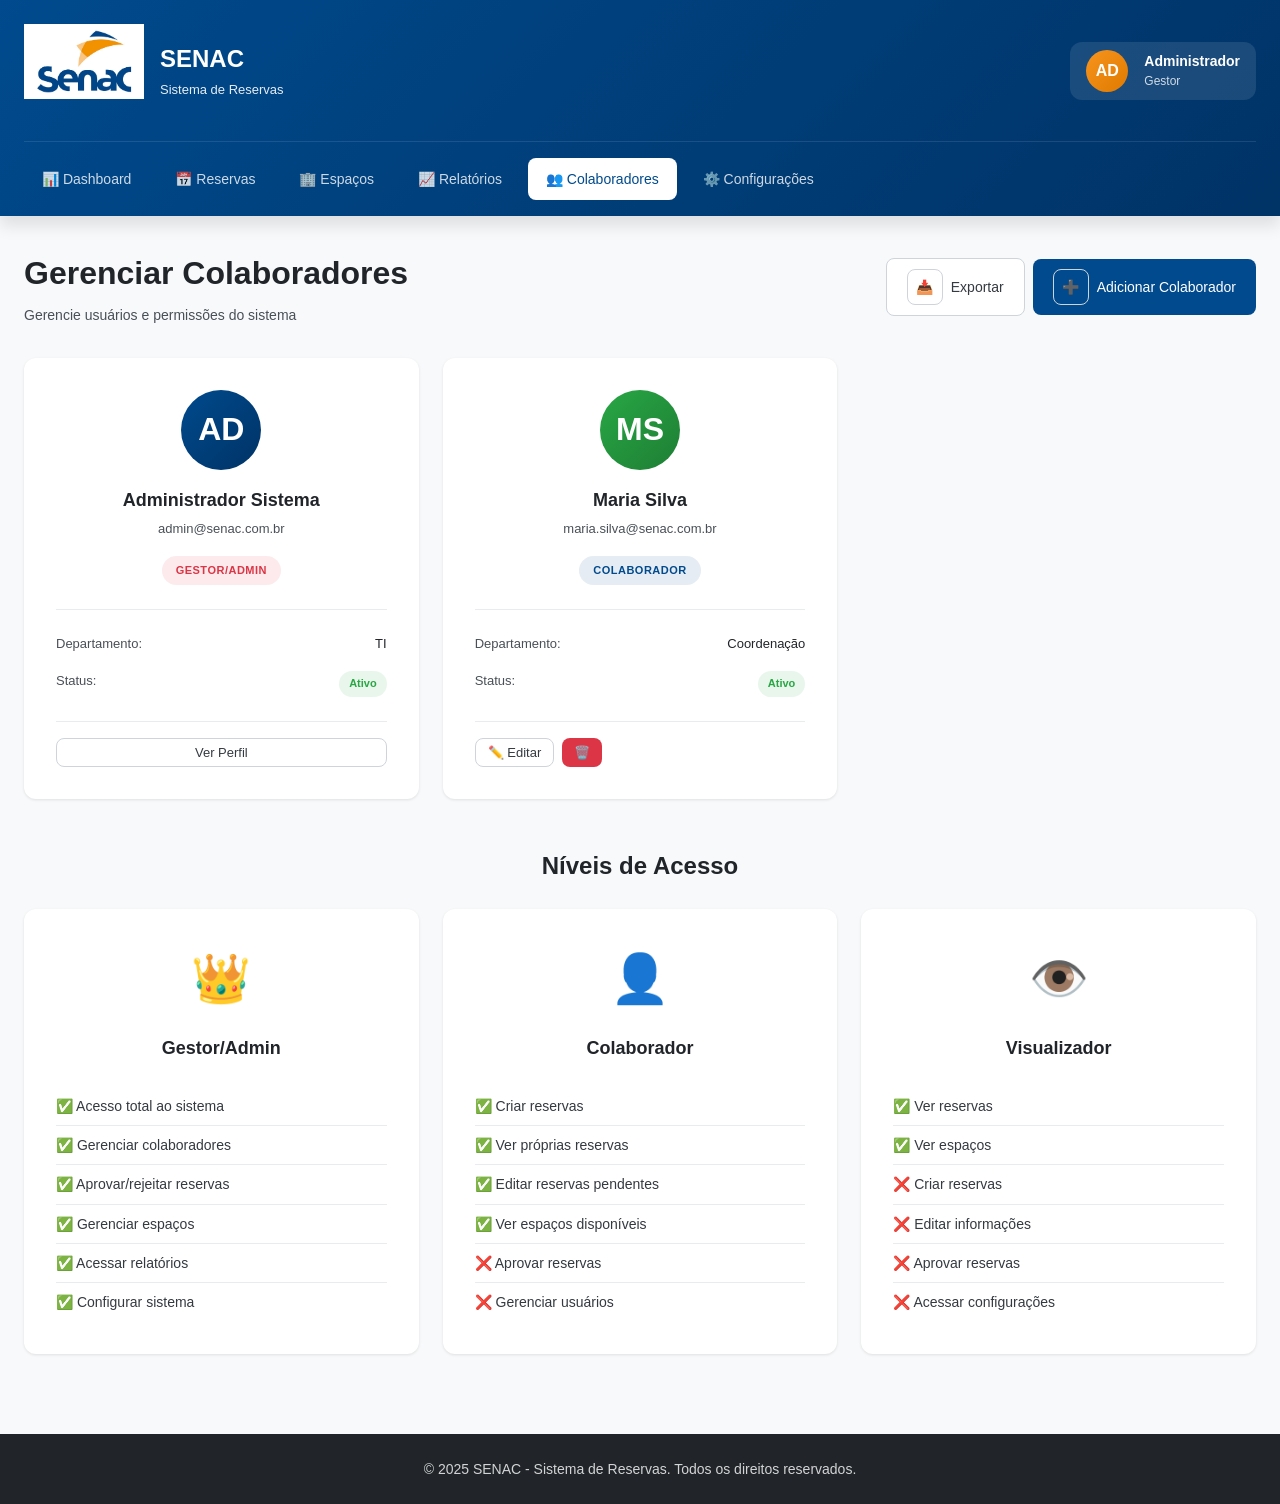
<file: sistemas-reservas-senac/pages/colaboradores.html>
<!DOCTYPE html>
<html lang="pt-BR">
<head>
    <meta charset="UTF-8">
    <meta name="viewport" content="width=device-width, initial-scale=1.0">
    <title>Colaboradores - Sistema SENAC</title>
    <link rel="stylesheet" href="../css/styles.css">
</head>
<body>
    <header class="header">
        <div class="container">
            <div class="header-top">
                <div class="logo">
                    <div class="logo-icon"><img src="../imagem.jpg" alt="Senac" style="width: 120px; height: 75px;"></div>
                    <div class="logo-text">
                        <h1>SENAC</h1>
                        <p>Sistema de Reservas</p>
                    </div>
                </div>
                <div class="user-info">
                    <div class="avatar">AD</div>
                    <div class="user-details">
                        <div class="username">Administrador</div>
                        <div class="role">Gestor</div>
                    </div>
                </div>
            </div>
            
            <nav class="nav">
                <a href="../index.html" class="nav-link">📊 Dashboard</a>
                <a href="./reservas.html" class="nav-link">📅 Reservas</a>
                <a href="./espacos.html" class="nav-link">🏢 Espaços</a>
                <a href="./relatorios.html" class="nav-link">📈 Relatórios</a>
                <a href="./colaboradores.html" class="nav-link active">👥 Colaboradores</a>
                <a href="./configuracoes.html" class="nav-link">⚙️ Configurações</a>
            </nav>
        </div>
    </header>

    <main class="main-content">
        <div class="container">
            <div class="page-header">
                <div>
                    <h2 class="page-title">Gerenciar Colaboradores</h2>
                    <p class="page-subtitle">Gerencie usuários e permissões do sistema</p>
                </div>
                <div class="page-actions">
                    <button class="btn btn-secondary" data-action="export-data">
                        <span class="btn-icon">📥</span>
                        Exportar
                    </button>
                    <button class="btn btn-primary" data-action="new-collaborator">
                        <span class="btn-icon">➕</span>
                        Adicionar Colaborador
                    </button>
                </div>
            </div>

            <div class="collaborators-grid">
                <div class="collaborator-card">
                    <div class="collaborator-avatar-large">AD</div>
                    <h3 class="collaborator-name">Administrador Sistema</h3>
                    <p class="collaborator-email">admin@senac.com.br</p>
                    <span class="role-badge role-admin">Gestor/Admin</span>
                    <div class="collaborator-info">
                        <div class="collaborator-info-item">
                            <span class="info-label">Departamento:</span>
                            <span class="info-value">TI</span>
                        </div>
                        <div class="collaborator-info-item">
                            <span class="info-label">Status:</span>
                            <span class="status-badge status-active">Ativo</span>
                        </div>
                    </div>
                    <div class="collaborator-actions">
                        <button class="btn btn-sm btn-secondary btn-block">Ver Perfil</button>
                    </div>
                </div>

                <div class="collaborator-card">
                    <div class="collaborator-avatar-large" style="background: linear-gradient(135deg, #28A745, #1E7E34)">MS</div>
                    <h3 class="collaborator-name">Maria Silva</h3>
                    <p class="collaborator-email">maria.silva@senac.com.br</p>
                    <span class="role-badge role-collaborator">Colaborador</span>
                    <div class="collaborator-info">
                        <div class="collaborator-info-item">
                            <span class="info-label">Departamento:</span>
                            <span class="info-value">Coordenação</span>
                        </div>
                        <div class="collaborator-info-item">
                            <span class="info-label">Status:</span>
                            <span class="status-badge status-active">Ativo</span>
                        </div>
                    </div>
                    <div class="collaborator-actions">
                        <button class="btn btn-sm btn-secondary">✏️ Editar</button>
                        <button class="btn btn-sm btn-danger" data-action="delete-collaborator" data-id="2">🗑️</button>
                    </div>
                </div>
            </div>

            <div class="permissions-section">
                <h3 class="section-title">Níveis de Acesso</h3>
                <div class="permissions-grid">
                    <div class="permission-card">
                        <div class="permission-icon">👑</div>
                        <h4>Gestor/Admin</h4>
                        <ul class="permission-list">
                            <li>✅ Acesso total ao sistema</li>
                            <li>✅ Gerenciar colaboradores</li>
                            <li>✅ Aprovar/rejeitar reservas</li>
                            <li>✅ Gerenciar espaços</li>
                            <li>✅ Acessar relatórios</li>
                            <li>✅ Configurar sistema</li>
                        </ul>
                    </div>

                    <div class="permission-card">
                        <div class="permission-icon">👤</div>
                        <h4>Colaborador</h4>
                        <ul class="permission-list">
                            <li>✅ Criar reservas</li>
                            <li>✅ Ver próprias reservas</li>
                            <li>✅ Editar reservas pendentes</li>
                            <li>✅ Ver espaços disponíveis</li>
                            <li>❌ Aprovar reservas</li>
                            <li>❌ Gerenciar usuários</li>
                        </ul>
                    </div>

                    <div class="permission-card">
                        <div class="permission-icon">👁️</div>
                        <h4>Visualizador</h4>
                        <ul class="permission-list">
                            <li>✅ Ver reservas</li>
                            <li>✅ Ver espaços</li>
                            <li>❌ Criar reservas</li>
                            <li>❌ Editar informações</li>
                            <li>❌ Aprovar reservas</li>
                            <li>❌ Acessar configurações</li>
                        </ul>
                    </div>
                </div>
            </div>
        </div>
    </main>

    <footer class="footer">
        <div class="container">
            <p>&copy; 2025 SENAC - Sistema de Reservas. Todos os direitos reservados.</p>
        </div>
    </footer>

    <script src="../js/app.js"></script>
</body>
</html>
</file>
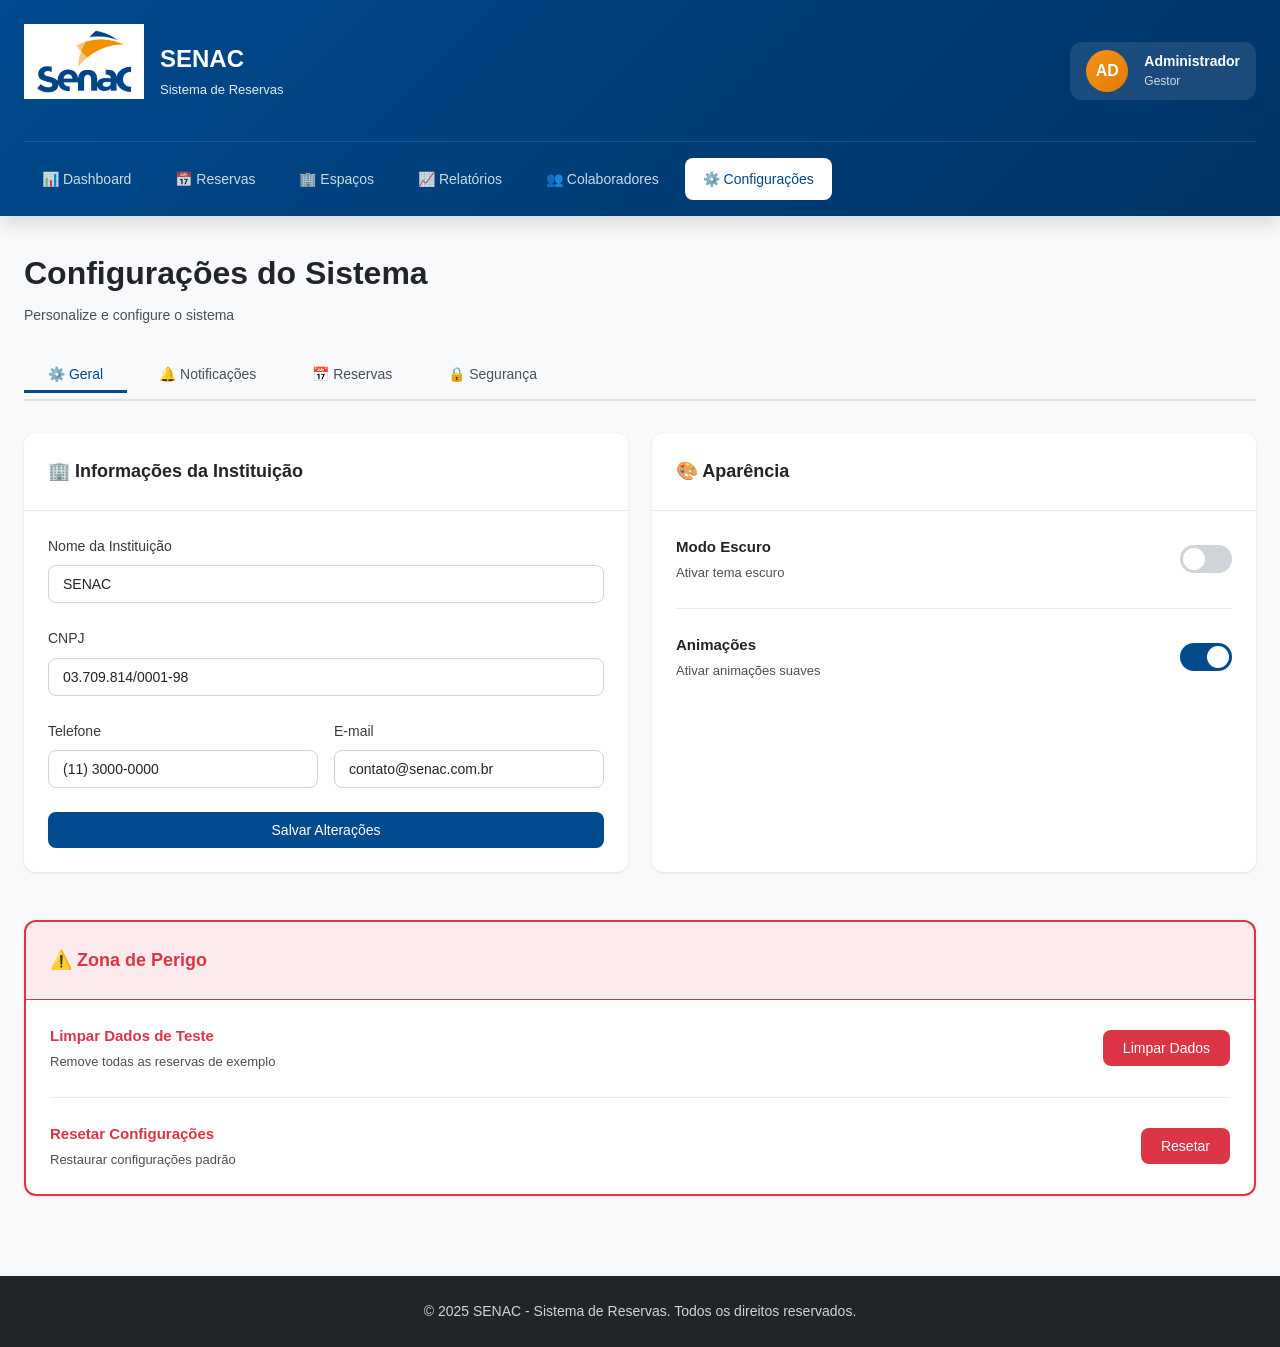
<file: sistemas-reservas-senac/pages/configuracoes.html>
<!DOCTYPE html>
<html lang="pt-BR">
<head>
    <meta charset="UTF-8">
    <meta name="viewport" content="width=device-width, initial-scale=1.0">
    <title>Configurações - Sistema SENAC</title>
    <link rel="stylesheet" href="../css/styles.css">
</head>
<body>
    <header class="header">
        <div class="container">
            <div class="header-top">
                <div class="logo">
                    <div class="logo-icon"><img src="../imagem.jpg" alt="Senac" style="width: 120px; height: 75px;"></div>
                    <div class="logo-text">
                        <h1>SENAC</h1>
                        <p>Sistema de Reservas</p>
                    </div>
                </div>
                <div class="user-info">
                    <div class="avatar">AD</div>
                    <div class="user-details">
                        <div class="username">Administrador</div>
                        <div class="role">Gestor</div>
                    </div>
                </div>
            </div>
            
            <nav class="nav">
                <a href="../index.html" class="nav-link">📊 Dashboard</a>
                <a href="./reservas.html" class="nav-link">📅 Reservas</a>
                <a href="./espacos.html" class="nav-link">🏢 Espaços</a>
                <a href="./relatorios.html" class="nav-link">📈 Relatórios</a>
                <a href="./colaboradores.html" class="nav-link">👥 Colaboradores</a>
                <a href="./configuracoes.html" class="nav-link active">⚙️ Configurações</a>
            </nav>
        </div>
    </header>

    <main class="main-content">
        <div class="container">
            <div class="page-header">
                <div>
                    <h2 class="page-title">Configurações do Sistema</h2>
                    <p class="page-subtitle">Personalize e configure o sistema</p>
                </div>
            </div>

            <div class="settings-tabs">
                <button class="settings-tab active" data-tab="general">⚙️ Geral</button>
                <button class="settings-tab" data-tab="notifications">🔔 Notificações</button>
                <button class="settings-tab" data-tab="reservations">📅 Reservas</button>
                <button class="settings-tab" data-tab="security">🔒 Segurança</button>
            </div>

            <div class="settings-content active" id="general">
                <div class="settings-grid">
                    <div class="card">
                        <div class="card-header">
                            <h3 class="card-title">🏢 Informações da Instituição</h3>
                        </div>
                        <div class="card-body">
                            <form class="settings-form">
                                <div class="form-group">
                                    <label class="form-label">Nome da Instituição</label>
                                    <input type="text" class="form-control" value="SENAC">
                                </div>
                                <div class="form-group">
                                    <label class="form-label">CNPJ</label>
                                    <input type="text" class="form-control" value="03.709.814/0001-98">
                                </div>
                                <div class="form-row">
                                    <div class="form-group">
                                        <label class="form-label">Telefone</label>
                                        <input type="tel" class="form-control" value="(11) 3000-0000">
                                    </div>
                                    <div class="form-group">
                                        <label class="form-label">E-mail</label>
                                        <input type="email" class="form-control" value="contato@senac.com.br">
                                    </div>
                                </div>
                                <button type="submit" class="btn btn-primary">Salvar Alterações</button>
                            </form>
                        </div>
                    </div>

                    <div class="card">
                        <div class="card-header">
                            <h3 class="card-title">🎨 Aparência</h3>
                        </div>
                        <div class="card-body">
                            <div class="setting-item">
                                <div class="setting-info">
                                    <div class="setting-title">Modo Escuro</div>
                                    <div class="setting-description">Ativar tema escuro</div>
                                </div>
                                <label class="toggle-switch">
                                    <input type="checkbox">
                                    <span class="toggle-slider"></span>
                                </label>
                            </div>
                            <div class="setting-item">
                                <div class="setting-info">
                                    <div class="setting-title">Animações</div>
                                    <div class="setting-description">Ativar animações suaves</div>
                                </div>
                                <label class="toggle-switch">
                                    <input type="checkbox" checked>
                                    <span class="toggle-slider"></span>
                                </label>
                            </div>
                        </div>
                    </div>
                </div>
            </div>

            <div class="settings-content" id="notifications">
                <div class="card">
                    <div class="card-header">
                        <h3 class="card-title">🔔 Configurações de Notificações</h3>
                    </div>
                    <div class="card-body">
                        <div class="setting-item">
                            <div class="setting-info">
                                <div class="setting-title">Notificações por E-mail</div>
                                <div class="setting-description">Receber notificações por e-mail</div>
                            </div>
                            <label class="toggle-switch">
                                <input type="checkbox" checked>
                                <span class="toggle-slider"></span>
                            </label>
                        </div>
                        <div class="setting-item">
                            <div class="setting-info">
                                <div class="setting-title">Nova Reserva Criada</div>
                                <div class="setting-description">Notificar quando criar reserva</div>
                            </div>
                            <label class="toggle-switch">
                                <input type="checkbox" checked>
                                <span class="toggle-slider"></span>
                            </label>
                        </div>
                        <div class="setting-item">
                            <div class="setting-info">
                                <div class="setting-title">Lembrete de Reserva</div>
                                <div class="setting-description">Lembrete 24h antes</div>
                            </div>
                            <label class="toggle-switch">
                                <input type="checkbox" checked>
                                <span class="toggle-slider"></span>
                            </label>
                        </div>
                    </div>
                </div>
            </div>

            <div class="settings-content" id="reservations">
                <div class="settings-grid">
                    <div class="card">
                        <div class="card-header">
                            <h3 class="card-title">📅 Regras de Reserva</h3>
                        </div>
                        <div class="card-body">
                            <div class="setting-item">
                                <div class="setting-info">
                                    <div class="setting-title">Aprovação Obrigatória</div>
                                    <div class="setting-description">Reservas precisam de aprovação</div>
                                </div>
                                <label class="toggle-switch">
                                    <input type="checkbox" checked>
                                    <span class="toggle-slider"></span>
                                </label>
                            </div>
                            <div class="setting-item">
                                <div class="setting-info">
                                    <div class="setting-title">Detecção de Conflitos</div>
                                    <div class="setting-description">Alertar conflitos automaticamente</div>
                                </div>
                                <label class="toggle-switch">
                                    <input type="checkbox" checked>
                                    <span class="toggle-slider"></span>
                                </label>
                            </div>
                        </div>
                    </div>

                    <div class="card">
                        <div class="card-header">
                            <h3 class="card-title">⏰ Horários e Limites</h3>
                        </div>
                        <div class="card-body">
                            <form class="settings-form">
                                <div class="form-row">
                                    <div class="form-group">
                                        <label class="form-label">Horário de Abertura</label>
                                        <input type="time" class="form-control" value="07:00">
                                    </div>
                                    <div class="form-group">
                                        <label class="form-label">Horário de Fechamento</label>
                                        <input type="time" class="form-control" value="22:00">
                                    </div>
                                </div>
                                <button type="submit" class="btn btn-primary">Salvar</button>
                            </form>
                        </div>
                    </div>
                </div>
            </div>

            <div class="settings-content" id="security">
                <div class="settings-grid">
                    <div class="card">
                        <div class="card-header">
                            <h3 class="card-title">🔒 Segurança da Conta</h3>
                        </div>
                        <div class="card-body">
                            <form class="settings-form">
                                <div class="form-group">
                                    <label class="form-label">Senha Atual</label>
                                    <input type="password" class="form-control" placeholder="Digite sua senha atual">
                                </div>
                                <div class="form-group">
                                    <label class="form-label">Nova Senha</label>
                                    <input type="password" class="form-control" placeholder="Digite a nova senha">
                                </div>
                                <div class="form-group">
                                    <label class="form-label">Confirmar Nova Senha</label>
                                    <input type="password" class="form-control" placeholder="Confirme a nova senha">
                                </div>
                                <button type="submit" class="btn btn-primary">Alterar Senha</button>
                            </form>
                        </div>
                    </div>

                    <div class="card">
                        <div class="card-header">
                            <h3 class="card-title">🛡️ Autenticação</h3>
                        </div>
                        <div class="card-body">
                            <div class="setting-item">
                                <div class="setting-info">
                                    <div class="setting-title">Autenticação em Dois Fatores</div>
                                    <div class="setting-description">Segurança extra</div>
                                </div>
                                <label class="toggle-switch">
                                    <input type="checkbox">
                                    <span class="toggle-slider"></span>
                                </label>
                            </div>
                            <div class="setting-item">
                                <div class="setting-info">
                                    <div class="setting-title">Logout Automático</div>
                                    <div class="setting-description">Após 30min de inatividade</div>
                                </div>
                                <label class="toggle-switch">
                                    <input type="checkbox" checked>
                                    <span class="toggle-slider"></span>
                                </label>
                            </div>
                        </div>
                    </div>
                </div>
            </div>

            <div class="card danger-zone">
                <div class="card-header">
                    <h3 class="card-title">⚠️ Zona de Perigo</h3>
                </div>
                <div class="card-body">
                    <div class="danger-item">
                        <div class="danger-info">
                            <div class="danger-title">Limpar Dados de Teste</div>
                            <div class="danger-description">Remove todas as reservas de exemplo</div>
                        </div>
                        <button class="btn btn-danger" onclick="if(confirm('Limpar todos os dados?')) { localStorage.clear(); Toast.show('Dados limpos!', 'success'); setTimeout(() => location.reload(), 1000); }">
                            Limpar Dados
                        </button>
                    </div>
                    <div class="danger-item">
                        <div class="danger-info">
                            <div class="danger-title">Resetar Configurações</div>
                            <div class="danger-description">Restaurar configurações padrão</div>
                        </div>
                        <button class="btn btn-danger" onclick="if(confirm('Resetar tudo?')) { localStorage.clear(); Toast.show('Sistema resetado!', 'info'); setTimeout(() => location.href='index.html', 1000); }">
                            Resetar
                        </button>
                    </div>
                </div>
            </div>
        </div>
    </main>

    <footer class="footer">
        <div class="container">
            <p>&copy; 2025 SENAC - Sistema de Reservas. Todos os direitos reservados.</p>
        </div>
    </footer>

    <script src="../js/app.js"></script>
</body>
</html>
</file>
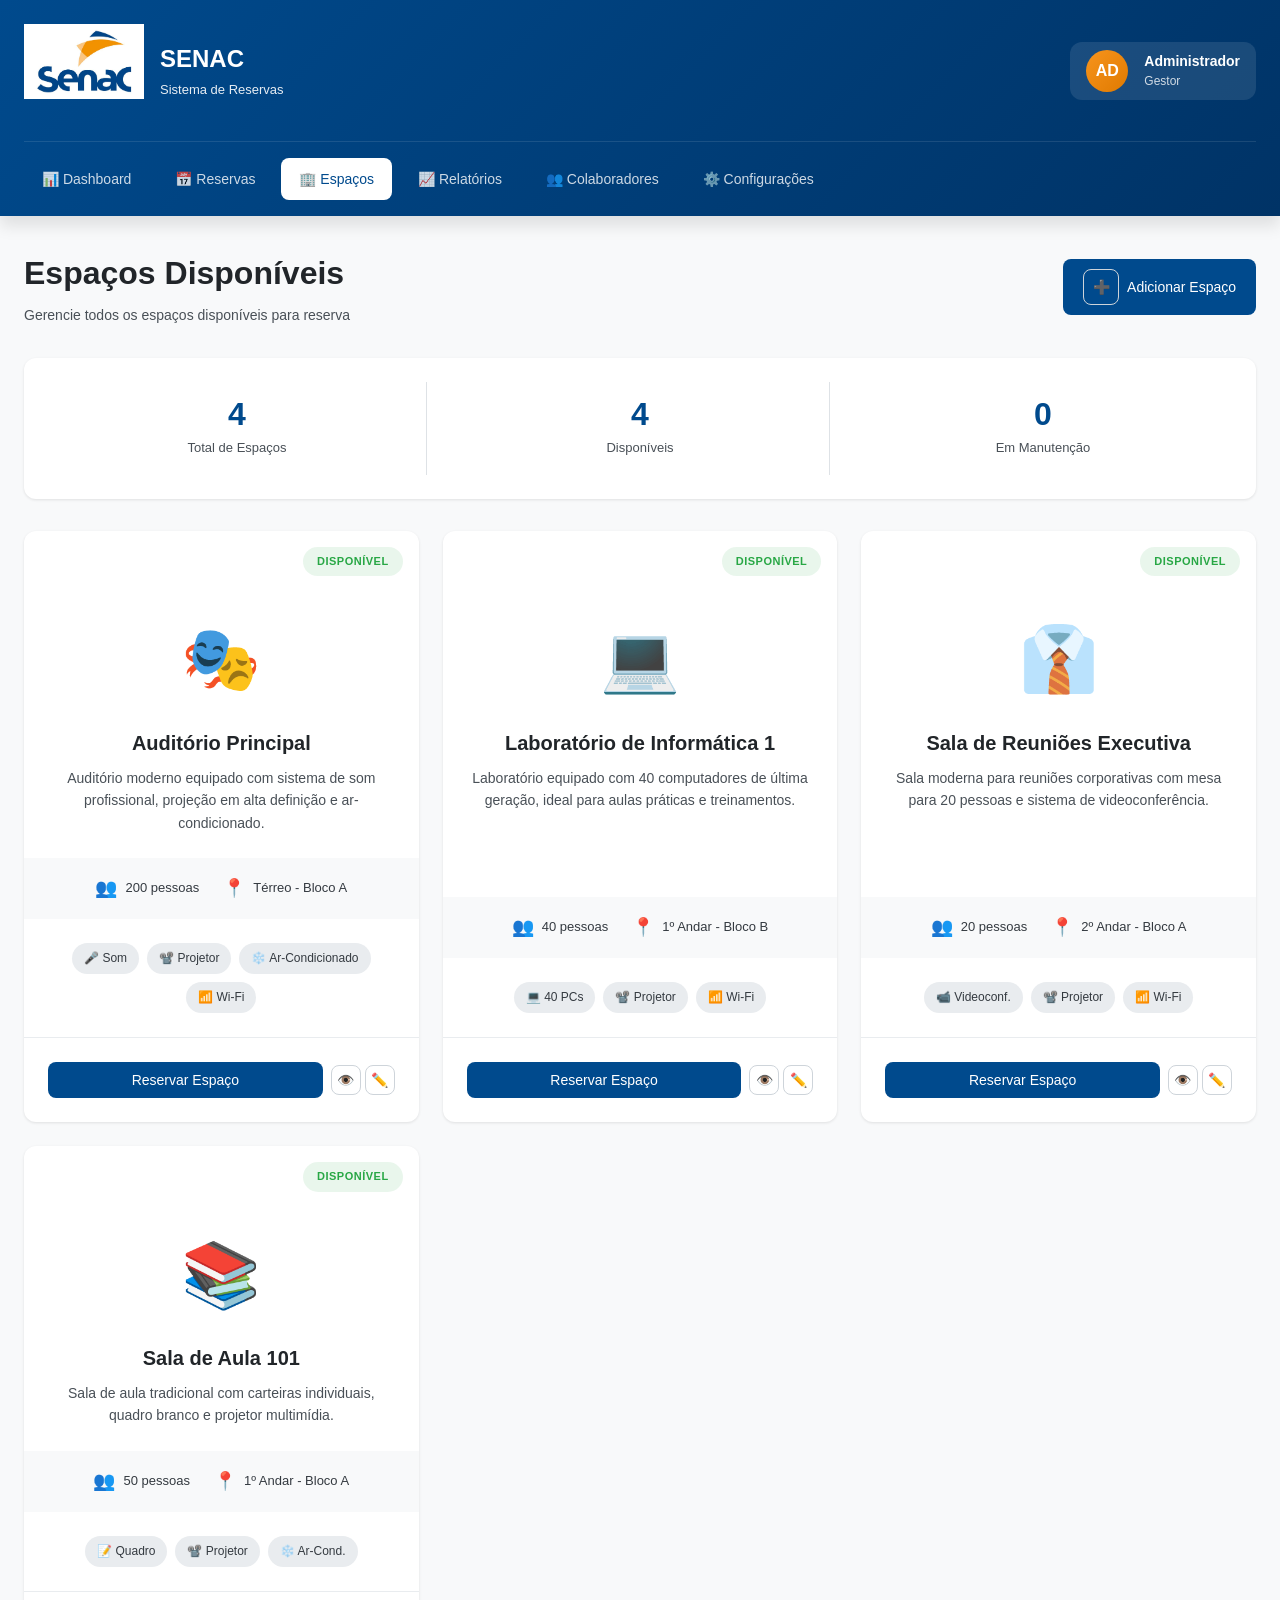
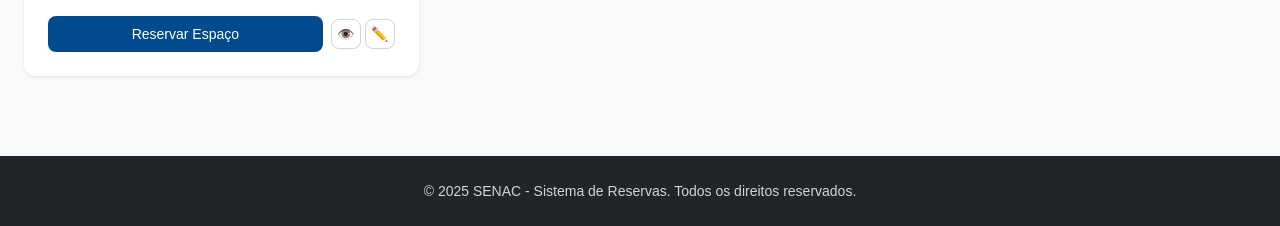
<file: sistemas-reservas-senac/pages/espacos.html>
<!DOCTYPE html>
<html lang="pt-BR">
<head>
    <meta charset="UTF-8">
    <meta name="viewport" content="width=device-width, initial-scale=1.0">
    <title>Espaços - Sistema SENAC</title>
    <link rel="stylesheet" href="../css/styles.css">
</head>
<body>
    <header class="header">
        <div class="container">
            <div class="header-top">
                <div class="logo">
                    <div class="logo-icon"><img src="../imagem.jpg" alt="Senac" style="width: 120px; height: 75px;"></div>
                    <div class="logo-text">
                        <h1>SENAC</h1>
                        <p>Sistema de Reservas</p>
                    </div>
                </div>
                <div class="user-info">
                    <div class="avatar">AD</div>
                    <div class="user-details">
                        <div class="username">Administrador</div>
                        <div class="role">Gestor</div>
                    </div>
                </div>
            </div>
            
            <nav class="nav">
                <a href="../index.html" class="nav-link">📊 Dashboard</a>
                <a href="./reservas.html" class="nav-link">📅 Reservas</a>
                <a href="./espacos.html" class="nav-link active">🏢 Espaços</a>
                <a href="./relatorios.html" class="nav-link">📈 Relatórios</a>
                <a href="./colaboradores.html" class="nav-link">👥 Colaboradores</a>
                <a href="./configuracoes.html" class="nav-link">⚙️ Configurações</a>
            </nav>
        </div>
    </header>

    <main class="main-content">
        <div class="container">
            <div class="page-header">
                <div>
                    <h2 class="page-title">Espaços Disponíveis</h2>
                    <p class="page-subtitle">Gerencie todos os espaços disponíveis para reserva</p>
                </div>
                <div class="page-actions">
                    <button class="btn btn-primary" data-action="new-space">
                        <span class="btn-icon">➕</span>
                        Adicionar Espaço
                    </button>
                </div>
            </div>

            <div class="quick-stats">
                <div class="quick-stat-item">
                    <span class="quick-stat-number">4</span>
                    <span class="quick-stat-label">Total de Espaços</span>
                </div>
                <div class="quick-stat-item">
                    <span class="quick-stat-number">4</span>
                    <span class="quick-stat-label">Disponíveis</span>
                </div>
                <div class="quick-stat-item">
                    <span class="quick-stat-number">0</span>
                    <span class="quick-stat-label">Em Manutenção</span>
                </div>
            </div>

            <div class="spaces-grid">
                <div class="space-card">
                    <div class="space-card-header">
                        <span class="space-badge space-badge-available">Disponível</span>
                    </div>
                    <div class="space-card-icon">🎭</div>
                    <h3 class="space-card-title">Auditório Principal</h3>
                    <p class="space-card-description">
                        Auditório moderno equipado com sistema de som profissional, 
                        projeção em alta definição e ar-condicionado.
                    </p>
                    <div class="space-card-details">
                        <div class="space-detail-item">
                            <span class="space-detail-icon">👥</span>
                            <span class="space-detail-text">200 pessoas</span>
                        </div>
                        <div class="space-detail-item">
                            <span class="space-detail-icon">📍</span>
                            <span class="space-detail-text">Térreo - Bloco A</span>
                        </div>
                    </div>
                    <div class="space-card-resources">
                        <span class="resource-tag">🎤 Som</span>
                        <span class="resource-tag">📽️ Projetor</span>
                        <span class="resource-tag">❄️ Ar-Condicionado</span>
                        <span class="resource-tag">📶 Wi-Fi</span>
                    </div>
                    <div class="space-card-actions">
                        <button class="btn btn-primary btn-block" data-action="reserve-space" data-id="1">Reservar Espaço</button>
                        <div class="space-card-icons">
                            <button class="btn-icon btn-icon-sm" title="Ver detalhes">👁️</button>
                            <button class="btn-icon btn-icon-sm" title="Editar">✏️</button>
                        </div>
                    </div>
                </div>

                <div class="space-card">
                    <div class="space-card-header">
                        <span class="space-badge space-badge-available">Disponível</span>
                    </div>
                    <div class="space-card-icon">💻</div>
                    <h3 class="space-card-title">Laboratório de Informática 1</h3>
                    <p class="space-card-description">
                        Laboratório equipado com 40 computadores de última geração, 
                        ideal para aulas práticas e treinamentos.
                    </p>
                    <div class="space-card-details">
                        <div class="space-detail-item">
                            <span class="space-detail-icon">👥</span>
                            <span class="space-detail-text">40 pessoas</span>
                        </div>
                        <div class="space-detail-item">
                            <span class="space-detail-icon">📍</span>
                            <span class="space-detail-text">1º Andar - Bloco B</span>
                        </div>
                    </div>
                    <div class="space-card-resources">
                        <span class="resource-tag">💻 40 PCs</span>
                        <span class="resource-tag">📽️ Projetor</span>
                        <span class="resource-tag">📶 Wi-Fi</span>
                    </div>
                    <div class="space-card-actions">
                        <button class="btn btn-primary btn-block" data-action="reserve-space" data-id="2">Reservar Espaço</button>
                        <div class="space-card-icons">
                            <button class="btn-icon btn-icon-sm" title="Ver detalhes">👁️</button>
                            <button class="btn-icon btn-icon-sm" title="Editar">✏️</button>
                        </div>
                    </div>
                </div>

                <div class="space-card">
                    <div class="space-card-header">
                        <span class="space-badge space-badge-available">Disponível</span>
                    </div>
                    <div class="space-card-icon">👔</div>
                    <h3 class="space-card-title">Sala de Reuniões Executiva</h3>
                    <p class="space-card-description">
                        Sala moderna para reuniões corporativas com mesa para 20 pessoas 
                        e sistema de videoconferência.
                    </p>
                    <div class="space-card-details">
                        <div class="space-detail-item">
                            <span class="space-detail-icon">👥</span>
                            <span class="space-detail-text">20 pessoas</span>
                        </div>
                        <div class="space-detail-item">
                            <span class="space-detail-icon">📍</span>
                            <span class="space-detail-text">2º Andar - Bloco A</span>
                        </div>
                    </div>
                    <div class="space-card-resources">
                        <span class="resource-tag">📹 Videoconf.</span>
                        <span class="resource-tag">📽️ Projetor</span>
                        <span class="resource-tag">📶 Wi-Fi</span>
                    </div>
                    <div class="space-card-actions">
                        <button class="btn btn-primary btn-block" data-action="reserve-space" data-id="3">Reservar Espaço</button>
                        <div class="space-card-icons">
                            <button class="btn-icon btn-icon-sm" title="Ver detalhes">👁️</button>
                            <button class="btn-icon btn-icon-sm" title="Editar">✏️</button>
                        </div>
                    </div>
                </div>

                <div class="space-card">
                    <div class="space-card-header">
                        <span class="space-badge space-badge-available">Disponível</span>
                    </div>
                    <div class="space-card-icon">📚</div>
                    <h3 class="space-card-title">Sala de Aula 101</h3>
                    <p class="space-card-description">
                        Sala de aula tradicional com carteiras individuais, 
                        quadro branco e projetor multimídia.
                    </p>
                    <div class="space-card-details">
                        <div class="space-detail-item">
                            <span class="space-detail-icon">👥</span>
                            <span class="space-detail-text">50 pessoas</span>
                        </div>
                        <div class="space-detail-item">
                            <span class="space-detail-icon">📍</span>
                            <span class="space-detail-text">1º Andar - Bloco A</span>
                        </div>
                    </div>
                    <div class="space-card-resources">
                        <span class="resource-tag">📝 Quadro</span>
                        <span class="resource-tag">📽️ Projetor</span>
                        <span class="resource-tag">❄️ Ar-Cond.</span>
                    </div>
                    <div class="space-card-actions">
                        <button class="btn btn-primary btn-block" data-action="reserve-space" data-id="4">Reservar Espaço</button>
                        <div class="space-card-icons">
                            <button class="btn-icon btn-icon-sm" title="Ver detalhes">👁️</button>
                            <button class="btn-icon btn-icon-sm" title="Editar">✏️</button>
                        </div>
                    </div>
                </div>
            </div>
        </div>
    </main>

    <footer class="footer">
        <div class="container">
            <p>&copy; 2025 SENAC - Sistema de Reservas. Todos os direitos reservados.</p>
        </div>
    </footer>

    <script src="../js/app.js"></script>
</body>
</html>
</file>
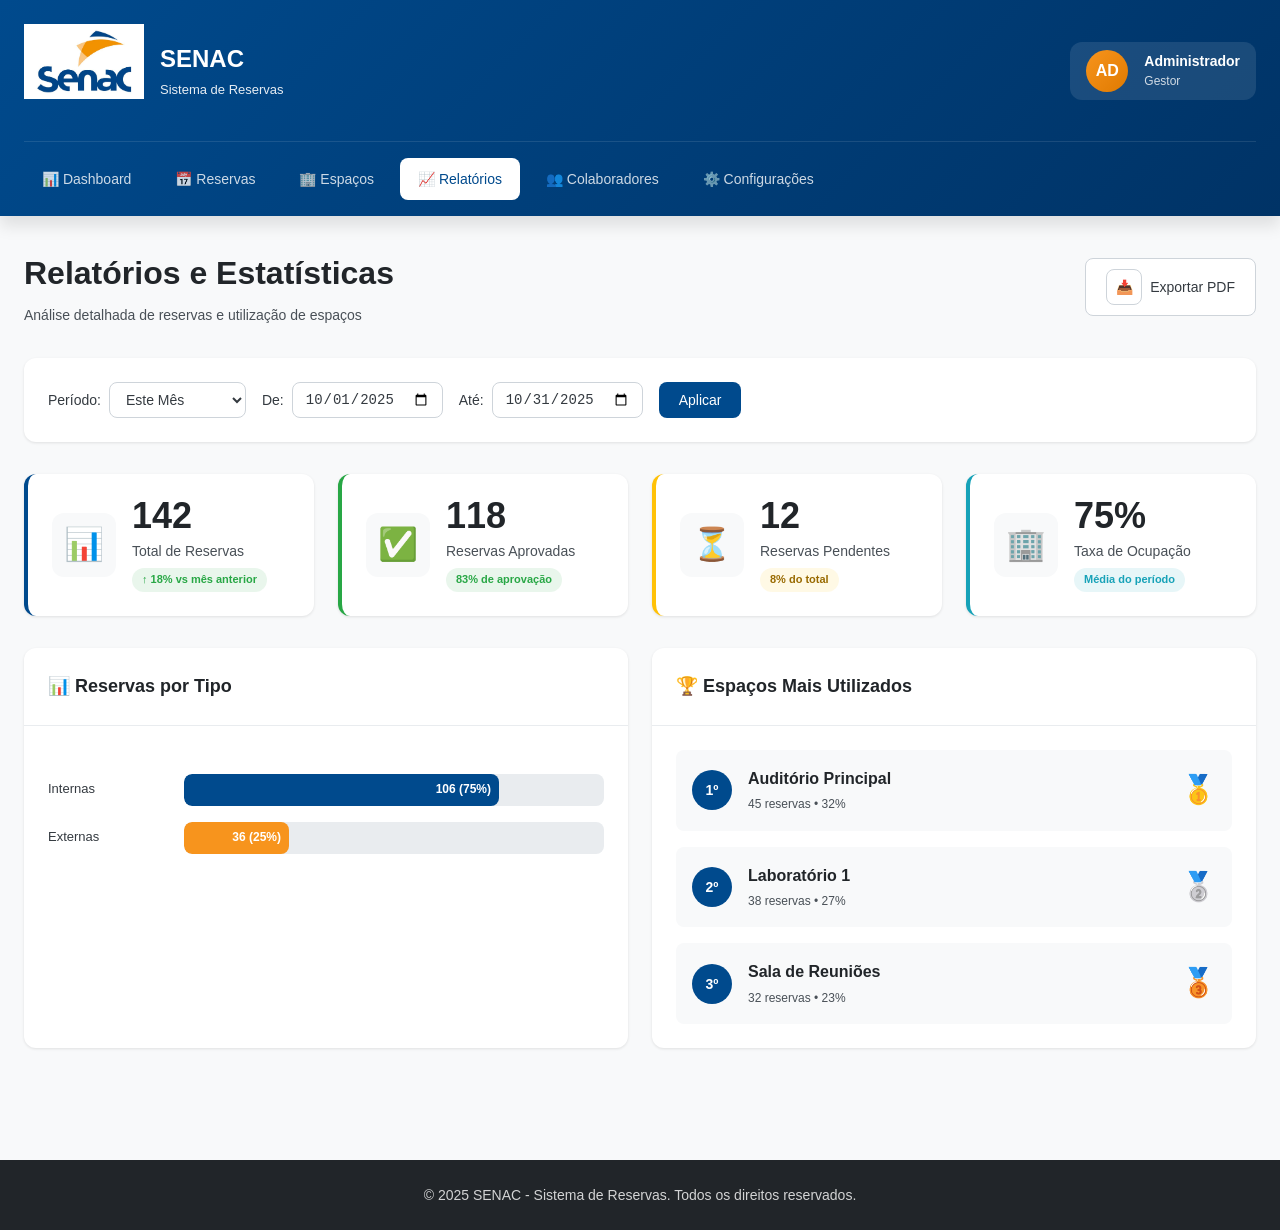
<file: sistemas-reservas-senac/pages/relatorios.html>
<!DOCTYPE html>
<html lang="pt-BR">
<head>
    <meta charset="UTF-8">
    <meta name="viewport" content="width=device-width, initial-scale=1.0">
    <title>Relatórios - Sistema SENAC</title>
    <link rel="stylesheet" href="../css/styles.css">
</head>
<body>
    <header class="header">
        <div class="container">
            <div class="header-top">
                <div class="logo">
                    <div class="logo-icon"><img src="../imagem.jpg" alt="Senac" style="width: 120px; height: 75px;"></div>
                    <div class="logo-text">
                        <h1>SENAC</h1>
                        <p>Sistema de Reservas</p>
                    </div>
                </div>
                <div class="user-info">
                    <div class="avatar">AD</div>
                    <div class="user-details">
                        <div class="username">Administrador</div>
                        <div class="role">Gestor</div>
                    </div>
                </div>
            </div>
            
            <nav class="nav">
                <a href="../index.html" class="nav-link">📊 Dashboard</a>
                <a href="./reservas.html" class="nav-link">📅 Reservas</a>
                <a href="./espacos.html" class="nav-link">🏢 Espaços</a>
                <a href="./relatorios.html" class="nav-link active">📈 Relatórios</a>
                <a href="./colaboradores.html" class="nav-link">👥 Colaboradores</a>
                <a href="./configuracoes.html" class="nav-link">⚙️ Configurações</a>
            </nav>
        </div>
    </header>

    <main class="main-content">
        <div class="container">
            <div class="page-header">
                <div>
                    <h2 class="page-title">Relatórios e Estatísticas</h2>
                    <p class="page-subtitle">Análise detalhada de reservas e utilização de espaços</p>
                </div>
                <div class="page-actions">
                    <button class="btn btn-secondary" data-action="export-data">
                        <span class="btn-icon">📥</span>
                        Exportar PDF
                    </button>
                </div>
            </div>

            <div class="report-filter">
                <div class="filter-group">
                    <label class="filter-label">Período:</label>
                    <select class="filter-select">
                        <option value="week">Esta Semana</option>
                        <option value="month" selected>Este Mês</option>
                        <option value="quarter">Este Trimestre</option>
                        <option value="year">Este Ano</option>
                    </select>
                </div>
                <div class="filter-group">
                    <label class="filter-label">De:</label>
                    <input type="date" class="filter-input" value="2025-10-01">
                </div>
                <div class="filter-group">
                    <label class="filter-label">Até:</label>
                    <input type="date" class="filter-input" value="2025-10-31">
                </div>
                <button class="btn btn-primary">Aplicar</button>
            </div>

            <div class="stats-grid">
                <div class="stat-card stat-primary">
                    <div class="stat-icon">📊</div>
                    <div class="stat-content">
                        <h3 class="stat-number">142</h3>
                        <p class="stat-label">Total de Reservas</p>
                        <span class="stat-badge stat-badge-success">↑ 18% vs mês anterior</span>
                    </div>
                </div>

                <div class="stat-card stat-success">
                    <div class="stat-icon">✅</div>
                    <div class="stat-content">
                        <h3 class="stat-number">118</h3>
                        <p class="stat-label">Reservas Aprovadas</p>
                        <span class="stat-badge stat-badge-success">83% de aprovação</span>
                    </div>
                </div>

                <div class="stat-card stat-warning">
                    <div class="stat-icon">⏳</div>
                    <div class="stat-content">
                        <h3 class="stat-number">12</h3>
                        <p class="stat-label">Reservas Pendentes</p>
                        <span class="stat-badge stat-badge-warning">8% do total</span>
                    </div>
                </div>

                <div class="stat-card stat-info">
                    <div class="stat-icon">🏢</div>
                    <div class="stat-content">
                        <h3 class="stat-number">75%</h3>
                        <p class="stat-label">Taxa de Ocupação</p>
                        <span class="stat-badge stat-badge-info">Média do período</span>
                    </div>
                </div>
            </div>

            <div class="reports-grid">
                <div class="card">
                    <div class="card-header">
                        <h3 class="card-title">📊 Reservas por Tipo</h3>
                    </div>
                    <div class="card-body">
                        <div class="chart-placeholder">
                            <div class="chart-bar-group">
                                <div class="chart-bar-item">
                                    <div class="chart-bar-label">Internas</div>
                                    <div class="chart-bar-wrapper">
                                        <div class="chart-bar" style="width: 75%; background: var(--primary)">
                                            <span class="chart-bar-value">106 (75%)</span>
                                        </div>
                                    </div>
                                </div>
                                <div class="chart-bar-item">
                                    <div class="chart-bar-label">Externas</div>
                                    <div class="chart-bar-wrapper">
                                        <div class="chart-bar" style="width: 25%; background: var(--secondary)">
                                            <span class="chart-bar-value">36 (25%)</span>
                                        </div>
                                    </div>
                                </div>
                            </div>
                        </div>
                    </div>
                </div>

                <div class="card">
                    <div class="card-header">
                        <h3 class="card-title">🏆 Espaços Mais Utilizados</h3>
                    </div>
                    <div class="card-body">
                        <div class="ranking-list">
                            <div class="ranking-item">
                                <div class="ranking-position">1º</div>
                                <div class="ranking-content">
                                    <div class="ranking-name">Auditório Principal</div>
                                    <div class="ranking-stats">45 reservas • 32%</div>
                                </div>
                                <div class="ranking-badge">🥇</div>
                            </div>
                            <div class="ranking-item">
                                <div class="ranking-position">2º</div>
                                <div class="ranking-content">
                                    <div class="ranking-name">Laboratório 1</div>
                                    <div class="ranking-stats">38 reservas • 27%</div>
                                </div>
                                <div class="ranking-badge">🥈</div>
                            </div>
                            <div class="ranking-item">
                                <div class="ranking-position">3º</div>
                                <div class="ranking-content">
                                    <div class="ranking-name">Sala de Reuniões</div>
                                    <div class="ranking-stats">32 reservas • 23%</div>
                                </div>
                                <div class="ranking-badge">🥉</div>
                            </div>
                        </div>
                    </div>
                </div>
            </div>
        </div>
    </main>

    <footer class="footer">
        <div class="container">
            <p>&copy; 2025 SENAC - Sistema de Reservas. Todos os direitos reservados.</p>
        </div>
    </footer>

    <script src="../js/app.js"></script>
</body>
</html>
</file>
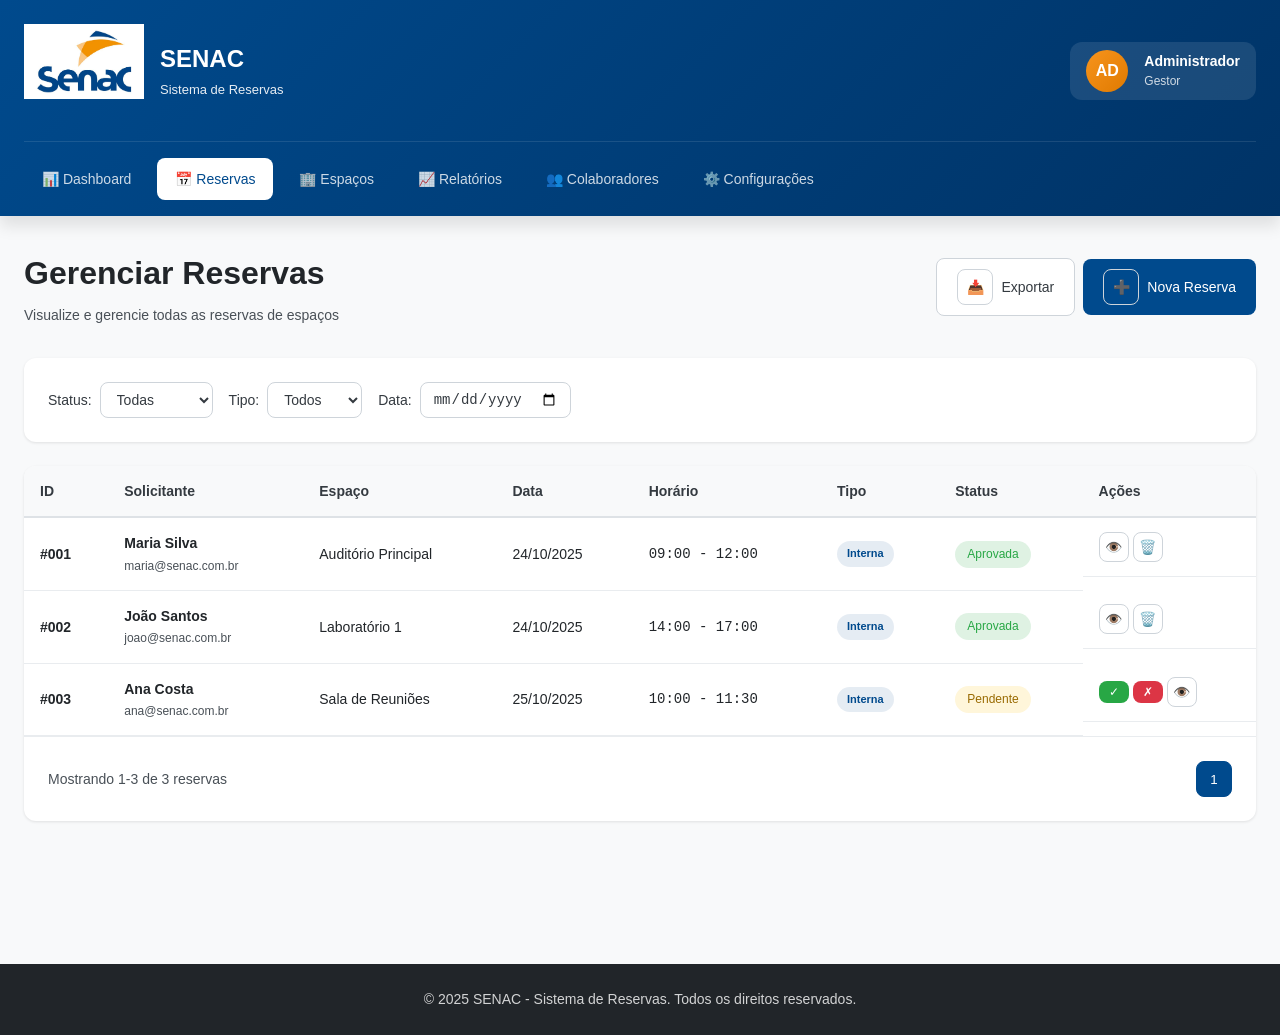
<file: sistemas-reservas-senac/pages/reservas.html>
<!DOCTYPE html>
<html lang="pt-BR">
<head>
    <meta charset="UTF-8">
    <meta name="viewport" content="width=device-width, initial-scale=1.0">
    <title>Reservas - Sistema SENAC</title>
    <link rel="stylesheet" href="../css/styles.css">
</head>
<body>
    <header class="header">
        <div class="container">
            <div class="header-top">
                <div class="logo">
                    <div class="logo-icon"><img src="../imagem.jpg" alt="Senac" style="width: 120px; height: 75px;"></div>
                    <div class="logo-text">
                        <h1>SENAC</h1>
                        <p>Sistema de Reservas</p>
                    </div>
                </div>
                <div class="user-info">
                    <div class="avatar">AD</div>
                    <div class="user-details">
                        <div class="username">Administrador</div>
                        <div class="role">Gestor</div>
                    </div>
                </div>
            </div>
            
            <nav class="nav">
                <a href="../index.html" class="nav-link">📊 Dashboard</a>
                <a href="./reservas.html" class="nav-link active">📅 Reservas</a>
                <a href="./espacos.html" class="nav-link">🏢 Espaços</a>
                <a href="./relatorios.html" class="nav-link">📈 Relatórios</a>
                <a href="./colaboradores.html" class="nav-link">👥 Colaboradores</a>
                <a href="./configuracoes.html" class="nav-link">⚙️ Configurações</a>
            </nav>
        </div>
    </header>

    <main class="main-content">
        <div class="container">
            <div class="page-header">
                <div>
                    <h2 class="page-title">Gerenciar Reservas</h2>
                    <p class="page-subtitle">Visualize e gerencie todas as reservas de espaços</p>
                </div>
                <div class="page-actions">
                    <button class="btn btn-secondary" data-action="export-data">
                        <span class="btn-icon">📥</span>
                        Exportar
                    </button>
                    <button class="btn btn-primary" data-action="new-reservation">
                        <span class="btn-icon">➕</span>
                        Nova Reserva
                    </button>
                </div>
            </div>

            <div class="filters-bar">
                <div class="filter-group">
                    <label class="filter-label">Status:</label>
                    <select class="filter-select">
                        <option value="all">Todas</option>
                        <option value="pending">Pendentes</option>
                        <option value="approved">Aprovadas</option>
                        <option value="rejected">Rejeitadas</option>
                    </select>
                </div>
                <div class="filter-group">
                    <label class="filter-label">Tipo:</label>
                    <select class="filter-select">
                        <option value="all">Todos</option>
                        <option value="internal">Interna</option>
                        <option value="external">Externa</option>
                    </select>
                </div>
                <div class="filter-group">
                    <label class="filter-label">Data:</label>
                    <input type="date" class="filter-input">
                </div>
            </div>

            <div class="card">
                <div class="table-wrapper">
                    <table class="table">
                        <thead>
                            <tr>
                                <th>ID</th>
                                <th>Solicitante</th>
                                <th>Espaço</th>
                                <th>Data</th>
                                <th>Horário</th>
                                <th>Tipo</th>
                                <th>Status</th>
                                <th>Ações</th>
                            </tr>
                        </thead>
                        <tbody>
                            <tr>
                                <td class="td-id">#001</td>
                                <td>
                                    <div class="td-user">
                                        <strong>Maria Silva</strong>
                                        <span class="td-email">maria@senac.com.br</span>
                                    </div>
                                </td>
                                <td>Auditório Principal</td>
                                <td>24/10/2025</td>
                                <td class="td-time">09:00 - 12:00</td>
                                <td><span class="badge-type badge-internal">Interna</span></td>
                                <td><span class="badge badge-approved">Aprovada</span></td>
                                <td class="td-actions">
                                    <button class="btn-icon btn-icon-sm" data-action="view-reservation" data-id="1" title="Ver detalhes">👁️</button>
                                    <button class="btn-icon btn-icon-sm" data-action="delete-reservation" data-id="1" title="Excluir">🗑️</button>
                                </td>
                            </tr>
                            <tr>
                                <td class="td-id">#002</td>
                                <td>
                                    <div class="td-user">
                                        <strong>João Santos</strong>
                                        <span class="td-email">joao@senac.com.br</span>
                                    </div>
                                </td>
                                <td>Laboratório 1</td>
                                <td>24/10/2025</td>
                                <td class="td-time">14:00 - 17:00</td>
                                <td><span class="badge-type badge-internal">Interna</span></td>
                                <td><span class="badge badge-approved">Aprovada</span></td>
                                <td class="td-actions">
                                    <button class="btn-icon btn-icon-sm" data-action="view-reservation" data-id="2" title="Ver detalhes">👁️</button>
                                    <button class="btn-icon btn-icon-sm" data-action="delete-reservation" data-id="2" title="Excluir">🗑️</button>
                                </td>
                            </tr>
                            <tr>
                                <td class="td-id">#003</td>
                                <td>
                                    <div class="td-user">
                                        <strong>Ana Costa</strong>
                                        <span class="td-email">ana@senac.com.br</span>
                                    </div>
                                </td>
                                <td>Sala de Reuniões</td>
                                <td>25/10/2025</td>
                                <td class="td-time">10:00 - 11:30</td>
                                <td><span class="badge-type badge-internal">Interna</span></td>
                                <td><span class="badge badge-pending">Pendente</span></td>
                                <td class="td-actions">
                                    <button class="btn btn-xs btn-success" data-action="approve-reservation" data-id="3" title="Aprovar">✓</button>
                                    <button class="btn btn-xs btn-danger" data-action="reject-reservation" data-id="3" title="Rejeitar">✗</button>
                                    <button class="btn-icon btn-icon-sm" data-action="view-reservation" data-id="3" title="Ver">👁️</button>
                                </td>
                            </tr>
                        </tbody>
                    </table>
                </div>

                <div class="table-pagination">
                    <div class="pagination-info">Mostrando 1-3 de 3 reservas</div>
                    <div class="pagination-controls">
                        <button class="btn-icon active">1</button>
                    </div>
                </div>
            </div>
        </div>
    </main>

    <footer class="footer">
        <div class="container">
            <p>&copy; 2025 SENAC - Sistema de Reservas. Todos os direitos reservados.</p>
        </div>
    </footer>

    <script src="../js/app.js"></script>
</body>
</html>
</file>
<file: helpschool/assets/css/style.css>
/* =========================================================
   HelpSchool — Base, layout, autenticação e navegação
   ========================================================= */

:root {
  --primary: #2563EB;
  --primary-dark: #1E40AF;
  --primary-deep: #172554;
  --primary-50: #EFF6FF;
  --primary-100: #DBEAFE;
  --primary-200: #BFDBFE;

  --success: #10B981;
  --success-dark: #047857;
  --success-50: #ECFDF5;
  --success-100: #D1FAE5;

  --warning: #F59E0B;
  --warning-dark: #B45309;
  --warning-50: #FFFBEB;
  --warning-100: #FEF3C7;

  --danger: #EF4444;
  --danger-dark: #B91C1C;
  --danger-50: #FEF2F2;
  --danger-100: #FEE2E2;

  --teal: #14B8A6;
  --teal-50: #F0FDFA;

  --purple: #8B5CF6;
  --purple-50: #F5F3FF;
  --purple-100: #EDE9FE;

  --cyan: #0EA5E9;
  --cyan-50: #F0F9FF;

  --rose: #EC4899;
  --rose-50: #FDF2F8;

  --bg: #F8FAFC;
  --surface: #FFFFFF;
  --surface-2: #F1F5F9;
  --surface-3: #E2E8F0;

  --text: #0F172A;
  --text-soft: #334155;
  --muted: #64748B;
  --muted-light: #94A3B8;
  --border: #E2E8F0;
  --border-strong: #CBD5E1;

  --sidebar: #0F172A;
  --sidebar-soft: #172033;
  --sidebar-text: #CBD5E1;

  --radius-sm: 10px;
  --radius-md: 14px;
  --radius-lg: 18px;
  --radius-xl: 24px;
  --radius-pill: 999px;

  --shadow-xs: 0 1px 2px rgba(15, 23, 42, 0.05);
  --shadow-sm: 0 2px 8px rgba(15, 23, 42, 0.05), 0 1px 2px rgba(15, 23, 42, 0.03);
  --shadow-md: 0 12px 28px rgba(15, 23, 42, 0.08), 0 4px 10px rgba(15, 23, 42, 0.04);
  --shadow-lg: 0 28px 64px rgba(15, 23, 42, 0.18), 0 12px 24px rgba(15, 23, 42, 0.08);
  --shadow-primary: 0 8px 22px rgba(37, 99, 235, 0.24);

  --sidebar-width: 272px;
  --topbar-height: 78px;
  --font-sans: "Inter", "Segoe UI", "SF Pro Display", -apple-system, BlinkMacSystemFont, Roboto, Helvetica, Arial, sans-serif;

  --transition: 180ms cubic-bezier(0.2, 0.75, 0.3, 1);
}

*,
*::before,
*::after {
  box-sizing: border-box;
}

html {
  scroll-behavior: smooth;
  -webkit-text-size-adjust: 100%;
}

body {
  margin: 0;
  min-height: 100vh;
  background: var(--bg);
  color: var(--text);
  font-family: var(--font-sans);
  font-size: 15px;
  line-height: 1.5;
  -webkit-font-smoothing: antialiased;
  -moz-osx-font-smoothing: grayscale;
}

body.has-modal,
body.sidebar-open {
  overflow: hidden;
}

h1, h2, h3, h4, h5, h6, p {
  margin: 0;
}

h1, h2, h3, h4 {
  color: var(--text);
  line-height: 1.2;
  letter-spacing: -0.025em;
}

button,
input,
select,
textarea {
  font: inherit;
}

button {
  cursor: pointer;
}

a {
  color: inherit;
  text-decoration: none;
}

img,
svg {
  display: block;
}

svg {
  width: 20px;
  height: 20px;
  flex: none;
}

ul,
ol {
  margin: 0;
  padding: 0;
  list-style: none;
}

fieldset {
  margin: 0;
  padding: 0;
  border: none;
}

[hidden] {
  display: none !important;
}

::selection {
  color: #FFFFFF;
  background: var(--primary);
}

:focus-visible {
  outline: 3px solid rgba(37, 99, 235, 0.32);
  outline-offset: 2px;
}

.svg-sprite {
  position: absolute;
  width: 0;
  height: 0;
  overflow: hidden;
}

.sr-only {
  position: absolute !important;
  width: 1px !important;
  height: 1px !important;
  padding: 0 !important;
  margin: -1px !important;
  overflow: hidden !important;
  clip: rect(0, 0, 0, 0) !important;
  white-space: nowrap !important;
  border: 0 !important;
}

.skip-link {
  position: fixed;
  top: 12px;
  left: 12px;
  z-index: 999;
  padding: 10px 16px;
  border-radius: 10px;
  background: var(--primary);
  color: #FFFFFF;
  font-size: 13px;
  font-weight: 700;
  transform: translateY(-160%);
  transition: transform var(--transition);
}

.skip-link:focus {
  transform: translateY(0);
}

/* ---------- Elementos de marca ---------- */

.brand {
  display: inline-flex;
  align-items: center;
  gap: 11px;
  width: fit-content;
  font-weight: 800;
  letter-spacing: -0.035em;
}

.brand__mark {
  display: inline-flex;
  align-items: center;
  justify-content: center;
  width: 42px;
  height: 42px;
  border-radius: 13px;
  background: linear-gradient(145deg, var(--primary) 0%, var(--primary-dark) 100%);
  color: #FFFFFF;
  box-shadow: 0 8px 18px rgba(37, 99, 235, 0.28);
}

.brand__mark svg {
  width: 25px;
  height: 25px;
}

.brand__name {
  font-size: 21px;
  color: var(--text);
}

.brand__name span {
  color: var(--primary);
}

.brand--light {
  color: #FFFFFF;
}

.brand--light .brand__name {
  color: #FFFFFF;
}

.brand--light .brand__name span {
  color: #93C5FD;
}

.brand--light .brand__mark {
  background: rgba(255, 255, 255, 0.12);
  border: 1px solid rgba(255, 255, 255, 0.2);
  box-shadow: none;
  backdrop-filter: blur(10px);
}

.brand--mobile {
  display: inline-flex;
  margin-bottom: 30px;
}

.eyebrow {
  display: inline-flex;
  align-items: center;
  gap: 6px;
  margin-bottom: 8px;
  color: var(--primary);
  font-size: 11px;
  font-weight: 800;
  letter-spacing: 0.1em;
  text-transform: uppercase;
}

.eyebrow svg {
  width: 14px;
  height: 14px;
}

.eyebrow--light {
  color: #BFDBFE;
}

.text-btn {
  display: inline-flex;
  align-items: center;
  gap: 6px;
  padding: 6px 0;
  border: 0;
  background: transparent;
  color: var(--primary);
  font-size: 12.5px;
  font-weight: 700;
  transition: color var(--transition), gap var(--transition);
}

.text-btn svg {
  width: 15px;
  height: 15px;
  transition: transform var(--transition);
}

.text-btn:hover {
  color: var(--primary-dark);
  gap: 9px;
}

.muted-text {
  color: var(--muted);
  font-size: 13px;
}

/* =========================================================
   Autenticação
   ========================================================= */

.auth-screen {
  display: grid;
  min-height: 100vh;
  min-height: 100dvh;
  background: var(--surface);
}

.auth-showcase {
  position: relative;
  display: none;
  flex-direction: column;
  overflow: hidden;
  padding: 42px;
  color: #FFFFFF;
  background:
    radial-gradient(circle at 82% 8%, rgba(96, 165, 250, 0.5), transparent 33%),
    radial-gradient(circle at 3% 92%, rgba(30, 64, 175, 0.65), transparent 42%),
    linear-gradient(145deg, #172554 0%, #1E40AF 48%, #2563EB 100%);
}

.auth-showcase::after {
  content: "";
  position: absolute;
  inset: 0;
  background: linear-gradient(180deg, rgba(15, 23, 42, 0.05), rgba(15, 23, 42, 0.26));
  pointer-events: none;
}

.auth-showcase__orb {
  position: absolute;
  border-radius: 50%;
  filter: blur(2px);
  pointer-events: none;
}

.auth-showcase__orb--one {
  top: -180px;
  right: -140px;
  width: 470px;
  height: 470px;
  background: radial-gradient(circle at 35% 35%, rgba(147, 197, 253, 0.36), rgba(59, 130, 246, 0.04) 68%);
}

.auth-showcase__orb--two {
  bottom: -220px;
  left: -160px;
  width: 540px;
  height: 540px;
  background: radial-gradient(circle at 50% 50%, rgba(96, 165, 250, 0.22), transparent 67%);
}

.auth-showcase__grid {
  position: absolute;
  inset: 0;
  opacity: 0.16;
  background-image:
    linear-gradient(rgba(255, 255, 255, 0.12) 1px, transparent 1px),
    linear-gradient(90deg, rgba(255, 255, 255, 0.12) 1px, transparent 1px);
  background-size: 44px 44px;
  mask-image: linear-gradient(180deg, rgba(0, 0, 0, 0.6), transparent 74%);
  pointer-events: none;
}

.auth-showcase > .brand,
.auth-showcase__content,
.auth-showcase__footer {
  position: relative;
  z-index: 1;
}

.auth-showcase__content {
  display: flex;
  flex: 1;
  flex-direction: column;
  justify-content: center;
  width: 100%;
  max-width: 570px;
  margin: 0 auto;
  padding: 42px 0 30px;
}

.auth-showcase__content h1 {
  margin-bottom: 20px;
  color: #FFFFFF;
  font-size: clamp(2.5rem, 4vw, 3.55rem);
  font-weight: 800;
  line-height: 1.06;
  letter-spacing: -0.045em;
}

.auth-showcase__content h1 span {
  color: #BFDBFE;
}

.auth-showcase__content > p {
  max-width: 510px;
  color: rgba(219, 234, 254, 0.9);
  font-size: 16px;
  line-height: 1.65;
}

.auth-benefits {
  display: grid;
  gap: 11px;
  margin: 27px 0 31px;
}

.auth-benefits li {
  display: flex;
  align-items: center;
  gap: 10px;
  color: rgba(239, 246, 255, 0.92);
  font-size: 13.5px;
  font-weight: 500;
}

.auth-benefits__icon {
  display: inline-flex;
  align-items: center;
  justify-content: center;
  width: 23px;
  height: 23px;
  flex: none;
  border: 1px solid rgba(191, 219, 254, 0.34);
  border-radius: 50%;
  background: rgba(255, 255, 255, 0.1);
  color: #BAE6FD;
}

.auth-benefits__icon svg {
  width: 13px;
  height: 13px;
}

.auth-preview {
  width: 100%;
  max-width: 520px;
  padding: 15px 17px;
  border: 1px solid rgba(255, 255, 255, 0.2);
  border-radius: 18px;
  background: rgba(15, 23, 42, 0.27);
  box-shadow: 0 24px 54px rgba(15, 23, 42, 0.2);
  backdrop-filter: blur(18px);
}

.auth-preview__header {
  display: flex;
  align-items: center;
  gap: 8px;
  padding-bottom: 10px;
  color: rgba(219, 234, 254, 0.82);
  font-size: 11px;
  font-weight: 600;
}

.auth-preview__dot {
  width: 7px;
  height: 7px;
  border-radius: 50%;
  background: #4ADE80;
  box-shadow: 0 0 0 4px rgba(74, 222, 128, 0.12);
}

.auth-preview__live {
  margin-left: auto;
  padding: 3px 8px;
  border-radius: var(--radius-pill);
  background: rgba(74, 222, 128, 0.13);
  color: #86EFAC;
  font-size: 9.5px;
  font-weight: 800;
  letter-spacing: 0.08em;
  text-transform: uppercase;
}

.auth-preview__row {
  display: grid;
  grid-template-columns: auto 1fr auto;
  align-items: center;
  gap: 11px;
  padding: 11px 0;
  border-top: 1px solid rgba(255, 255, 255, 0.09);
}

.auth-preview__row strong {
  display: block;
  overflow: hidden;
  color: #F8FAFC;
  font-size: 12px;
  font-weight: 600;
  text-overflow: ellipsis;
  white-space: nowrap;
}

.auth-preview__row small {
  display: block;
  margin-top: 1px;
  color: rgba(203, 213, 225, 0.66);
  font-size: 10px;
}

.preview-icon {
  display: inline-flex;
  align-items: center;
  justify-content: center;
  width: 32px;
  height: 32px;
  border-radius: 9px;
}

.preview-icon svg {
  width: 15px;
  height: 15px;
}

.preview-icon--blue {
  background: rgba(96, 165, 250, 0.18);
  color: #93C5FD;
}

.preview-icon--amber {
  background: rgba(251, 191, 36, 0.16);
  color: #FCD34D;
}

.preview-icon--green {
  background: rgba(52, 211, 153, 0.16);
  color: #6EE7B7;
}

.status-pill {
  display: inline-flex;
  align-items: center;
  padding: 4px 8px;
  border-radius: var(--radius-pill);
  font-size: 9.5px;
  font-weight: 700;
  white-space: nowrap;
}

.status-pill--open {
  background: rgba(251, 191, 36, 0.16);
  color: #FCD34D;
}

.status-pill--progress {
  background: rgba(96, 165, 250, 0.17);
  color: #BFDBFE;
}

.status-pill--done {
  background: rgba(52, 211, 153, 0.15);
  color: #86EFAC;
}

.auth-showcase__footer {
  color: rgba(191, 219, 254, 0.6);
  font-size: 11px;
  letter-spacing: 0.01em;
}

.auth-form-side {
  display: flex;
  align-items: center;
  justify-content: center;
  min-height: 100vh;
  min-height: 100dvh;
  padding: 30px 20px;
  background:
    radial-gradient(circle at 90% 0%, rgba(37, 99, 235, 0.04), transparent 30%),
    var(--surface);
}

.auth-form-side__inner {
  width: 100%;
  max-width: 428px;
}

.auth-heading {
  margin-bottom: 27px;
}

.auth-heading h2 {
  margin-bottom: 8px;
  font-size: clamp(1.75rem, 3vw, 2.1rem);
  font-weight: 800;
  letter-spacing: -0.04em;
}

.auth-heading p {
  color: var(--muted);
  font-size: 13.5px;
  line-height: 1.6;
}

.auth-form {
  display: grid;
  gap: 17px;
}

.auth-form__options {
  display: flex;
  align-items: center;
  justify-content: space-between;
  gap: 12px;
  margin-top: -2px;
}

.auth-submit {
  width: 100%;
  margin-top: 2px;
}

.auth-divider {
  display: flex;
  align-items: center;
  gap: 13px;
  margin: 26px 0 17px;
  color: var(--muted-light);
  font-size: 10px;
  font-weight: 700;
  letter-spacing: 0.08em;
  text-transform: uppercase;
}

.auth-divider::before,
.auth-divider::after {
  content: "";
  flex: 1;
  height: 1px;
  background: var(--border);
}

.demo-accounts {
  display: grid;
  gap: 8px;
}

.demo-account {
  display: flex;
  align-items: center;
  gap: 11px;
  width: 100%;
  padding: 9px 11px;
  border: 1px solid var(--border);
  border-radius: 12px;
  background: var(--surface);
  color: var(--text);
  text-align: left;
  transition: border-color var(--transition), background var(--transition), transform var(--transition), box-shadow var(--transition);
}

.demo-account:hover {
  transform: translateY(-1px);
  border-color: var(--primary-200);
  background: var(--primary-50);
  box-shadow: var(--shadow-sm);
}

.demo-account__icon {
  display: inline-flex;
  align-items: center;
  justify-content: center;
  width: 34px;
  height: 34px;
  flex: none;
  border-radius: 10px;
}

.demo-account__icon svg {
  width: 16px;
  height: 16px;
}

.demo-account__icon--blue {
  background: var(--primary-50);
  color: var(--primary);
}

.demo-account__icon--amber {
  background: var(--warning-50);
  color: var(--warning-dark);
}

.demo-account__icon--green {
  background: var(--success-50);
  color: var(--success-dark);
}

.demo-account__icon--purple {
  background: var(--purple-50);
  color: #7C3AED;
}

.demo-account > span:nth-child(2) {
  display: grid;
  min-width: 0;
  flex: 1;
}

.demo-account strong {
  font-size: 12px;
  font-weight: 700;
}

.demo-account small {
  overflow: hidden;
  color: var(--muted);
  font-size: 10.5px;
  text-overflow: ellipsis;
  white-space: nowrap;
}

.demo-account__arrow {
  width: 15px;
  height: 15px;
  color: var(--muted-light);
  opacity: 0;
  transform: translateX(-4px);
  transition: opacity var(--transition), transform var(--transition);
}

.demo-account:hover .demo-account__arrow {
  opacity: 1;
  transform: translateX(0);
}

.auth-copyright {
  margin-top: 24px;
  color: var(--muted-light);
  font-size: 10.5px;
  text-align: center;
}

/* =========================================================
   Estrutura da aplicação
   ========================================================= */

.app-shell {
  min-height: 100vh;
  background: var(--bg);
}

.app-body {
  min-height: 100vh;
}

.sidebar {
  position: fixed;
  inset: 0 auto 0 0;
  z-index: 60;
  display: flex;
  flex-direction: column;
  width: var(--sidebar-width);
  max-width: 86vw;
  height: 100vh;
  height: 100dvh;
  padding: 22px 16px 16px;
  overflow: hidden;
  background:
    radial-gradient(circle at 50% -10%, rgba(37, 99, 235, 0.24), transparent 33%),
    linear-gradient(180deg, #0F172A 0%, #111B2F 100%);
  color: var(--sidebar-text);
  transform: translateX(-105%);
  transition: transform 220ms cubic-bezier(0.2, 0.75, 0.3, 1);
  box-shadow: 18px 0 50px rgba(15, 23, 42, 0.18);
}

.sidebar.is-open {
  transform: translateX(0);
}

.sidebar__brand {
  display: flex;
  align-items: center;
  justify-content: space-between;
  padding: 0 8px 20px;
}

.sidebar__brand .brand__name {
  font-size: 19px;
}

.sidebar__brand .brand__mark {
  width: 37px;
  height: 37px;
  border-radius: 11px;
}

.sidebar__brand .brand__mark svg {
  width: 22px;
  height: 22px;
}

.sidebar__close {
  color: #94A3B8;
}

.sidebar__school {
  display: flex;
  align-items: center;
  gap: 10px;
  margin-bottom: 21px;
  padding: 11px 12px;
  border: 1px solid rgba(148, 163, 184, 0.12);
  border-radius: 13px;
  background: rgba(255, 255, 255, 0.045);
}

.sidebar__school-icon {
  display: inline-flex;
  align-items: center;
  justify-content: center;
  width: 33px;
  height: 33px;
  flex: none;
  border-radius: 9px;
  background: rgba(37, 99, 235, 0.18);
  color: #93C5FD;
}

.sidebar__school-icon svg {
  width: 16px;
  height: 16px;
}

.sidebar__school div {
  display: grid;
  min-width: 0;
}

.sidebar__school strong {
  overflow: hidden;
  color: #E2E8F0;
  font-size: 11.5px;
  font-weight: 600;
  text-overflow: ellipsis;
  white-space: nowrap;
}

.sidebar__school span:not(.sidebar__school-icon):not(.sidebar__school-status) {
  color: #64748B;
  font-size: 9.5px;
}

.sidebar__school-status {
  width: 7px;
  height: 7px;
  margin-left: auto;
  flex: none;
  border-radius: 50%;
  background: #34D399;
  box-shadow: 0 0 0 4px rgba(52, 211, 153, 0.11);
}

.sidebar__nav {
  flex: 1;
  min-height: 0;
  overflow-y: auto;
  padding: 0 2px;
  scrollbar-width: thin;
  scrollbar-color: rgba(148, 163, 184, 0.28) transparent;
}

.sidebar__label {
  margin: 17px 10px 8px;
  color: #475569;
  font-size: 9px;
  font-weight: 800;
  letter-spacing: 0.12em;
  text-transform: uppercase;
}

.sidebar__label:first-child {
  margin-top: 0;
}

.sidebar__label--admin {
  margin-top: 22px;
}

.nav-item {
  position: relative;
  display: flex;
  align-items: center;
  gap: 11px;
  width: 100%;
  margin-bottom: 3px;
  padding: 10px 11px;
  border: 0;
  border-radius: 11px;
  background: transparent;
  color: #94A3B8;
  font-size: 12.5px;
  font-weight: 500;
  text-align: left;
  transition: color var(--transition), background var(--transition);
}

.nav-item svg {
  width: 18px;
  height: 18px;
  color: #64748B;
  transition: color var(--transition);
}

.nav-item:hover {
  background: rgba(255, 255, 255, 0.055);
  color: #E2E8F0;
}

.nav-item:hover svg {
  color: #CBD5E1;
}

.nav-item.is-active {
  background: linear-gradient(100deg, rgba(37, 99, 235, 0.98), rgba(29, 78, 216, 0.94));
  color: #FFFFFF;
  font-weight: 600;
  box-shadow: 0 8px 20px rgba(29, 78, 216, 0.26);
}

.nav-item.is-active svg {
  color: #FFFFFF;
}

.nav-item.is-active::before {
  content: "";
  position: absolute;
  left: -2px;
  width: 3px;
  height: 17px;
  border-radius: var(--radius-pill);
  background: #93C5FD;
}

.nav-item__badge {
  display: inline-flex;
  align-items: center;
  justify-content: center;
  min-width: 19px;
  height: 19px;
  margin-left: auto;
  padding: 0 6px;
  border-radius: var(--radius-pill);
  background: rgba(245, 158, 11, 0.18);
  color: #FCD34D;
  font-size: 9.5px;
  font-weight: 800;
  line-height: 1;
}

.nav-item__badge--chat {
  background: rgba(37, 99, 235, 0.28);
  color: #BFDBFE;
}

.nav-item.is-active .nav-item__badge {
  background: rgba(255, 255, 255, 0.18);
  color: #FFFFFF;
}

.sidebar__footer {
  padding-top: 18px;
}

.sidebar-help {
  position: relative;
  padding: 14px;
  overflow: hidden;
  border: 1px solid rgba(147, 197, 253, 0.12);
  border-radius: 14px;
  background:
    radial-gradient(circle at 100% 0%, rgba(96, 165, 250, 0.18), transparent 50%),
    rgba(37, 99, 235, 0.1);
}

.sidebar-help::after {
  content: "";
  position: absolute;
  right: -20px;
  bottom: -30px;
  width: 100px;
  height: 100px;
  border-radius: 50%;
  background: rgba(59, 130, 246, 0.12);
  pointer-events: none;
}

.sidebar-help__icon {
  display: inline-flex;
  align-items: center;
  justify-content: center;
  width: 28px;
  height: 28px;
  margin-bottom: 9px;
  border-radius: 8px;
  background: rgba(96, 165, 250, 0.16);
  color: #93C5FD;
}

.sidebar-help__icon svg {
  width: 15px;
  height: 15px;
}

.sidebar-help strong {
  display: block;
  color: #DBEAFE;
  font-size: 11.5px;
  font-weight: 700;
}

.sidebar-help p {
  margin: 3px 0 10px;
  color: #64748B;
  font-size: 10px;
  line-height: 1.45;
}

.sidebar-help__link {
  position: relative;
  z-index: 1;
  display: inline-flex;
  align-items: center;
  gap: 5px;
  padding: 0;
  border: 0;
  background: transparent;
  color: #93C5FD;
  font-size: 10.5px;
  font-weight: 700;
}

.sidebar-help__link svg {
  width: 12px;
  height: 12px;
  transition: transform var(--transition);
}

.sidebar-help__link:hover svg {
  transform: translateX(3px);
}

.sidebar__version {
  display: flex;
  align-items: center;
  gap: 7px;
  margin-top: 14px;
  padding: 0 4px;
  color: #475569;
  font-size: 9px;
}

.sidebar__version-dot {
  width: 3px;
  height: 3px;
  border-radius: 50%;
  background: #334155;
}

.sidebar-overlay {
  position: fixed;
  inset: 0;
  z-index: 55;
  background: rgba(15, 23, 42, 0.52);
  opacity: 0;
  pointer-events: none;
  backdrop-filter: blur(3px);
  transition: opacity var(--transition);
}

.sidebar-overlay.is-visible {
  opacity: 1;
  pointer-events: auto;
}

/* ---------- Topbar ---------- */

.topbar {
  position: sticky;
  top: 0;
  z-index: 40;
  display: flex;
  align-items: center;
  justify-content: space-between;
  gap: 16px;
  min-height: var(--topbar-height);
  padding: 12px 16px;
  border-bottom: 1px solid rgba(226, 232, 240, 0.86);
  background: rgba(248, 250, 252, 0.86);
  backdrop-filter: blur(16px);
}

.topbar__left {
  display: flex;
  align-items: center;
  gap: 10px;
  min-width: 0;
}

.topbar__heading {
  min-width: 0;
}

.topbar__heading p {
  margin-bottom: 1px;
  color: var(--muted-light);
  font-size: 9.5px;
  font-weight: 800;
  letter-spacing: 0.1em;
  text-transform: uppercase;
}

.topbar__heading h1 {
  overflow: hidden;
  font-size: 19px;
  font-weight: 800;
  text-overflow: ellipsis;
  white-space: nowrap;
}

.topbar__actions {
  display: flex;
  align-items: center;
  gap: 8px;
}

.topbar__chat-btn {
  position: relative;
}

.topbar__menu {
  display: inline-flex;
}

.notification-dot {
  position: absolute;
  top: 7px;
  right: 7px;
  width: 8px;
  height: 8px;
  border: 2px solid var(--surface);
  border-radius: 50%;
  background: var(--danger);
}

.user-menu-wrap {
  position: relative;
}

.user-chip {
  display: flex;
  align-items: center;
  gap: 9px;
  padding: 5px 8px 5px 5px;
  border: 1px solid transparent;
  border-radius: 12px;
  background: transparent;
  color: var(--text);
  text-align: left;
  transition: background var(--transition), border-color var(--transition);
}

.user-chip:hover {
  border-color: var(--border);
  background: var(--surface);
}

.user-chip__info {
  display: none;
  min-width: 0;
}

.user-chip__info strong {
  display: block;
  max-width: 140px;
  overflow: hidden;
  font-size: 11.5px;
  font-weight: 700;
  text-overflow: ellipsis;
  white-space: nowrap;
}

.user-chip__info span {
  display: block;
  color: var(--muted);
  font-size: 9.5px;
}

.user-chip__chevron {
  display: none;
  width: 14px;
  height: 14px;
  color: var(--muted-light);
}

.user-menu {
  position: absolute;
  top: calc(100% + 9px);
  right: 0;
  z-index: 70;
  width: 260px;
  padding: 8px;
  border: 1px solid var(--border);
  border-radius: 15px;
  background: var(--surface);
  box-shadow: var(--shadow-lg);
  animation: menu-in 150ms ease-out;
}

.user-menu__header {
  display: flex;
  align-items: center;
  gap: 11px;
  margin-bottom: 6px;
  padding: 10px;
  border-bottom: 1px solid var(--border);
}

.user-menu__header > div {
  display: grid;
  min-width: 0;
}

.user-menu__header strong {
  overflow: hidden;
  font-size: 12.5px;
  text-overflow: ellipsis;
  white-space: nowrap;
}

.user-menu__header span {
  overflow: hidden;
  color: var(--muted);
  font-size: 10px;
  text-overflow: ellipsis;
  white-space: nowrap;
}

.user-menu__item {
  display: flex;
  align-items: center;
  gap: 10px;
  width: 100%;
  padding: 9px 10px;
  border: 0;
  border-radius: 8px;
  background: transparent;
  color: var(--text-soft);
  font-size: 12px;
  font-weight: 500;
  text-align: left;
  transition: background var(--transition), color var(--transition);
}

.user-menu__item svg {
  width: 16px;
  height: 16px;
  color: var(--muted);
}

.user-menu__item:hover {
  background: var(--surface-2);
}

.user-menu__item--danger {
  color: var(--danger-dark);
}

.user-menu__item--danger svg {
  color: var(--danger);
}

.user-menu__item--danger:hover {
  background: var(--danger-50);
}

.user-menu__separator {
  height: 1px;
  margin: 6px 4px;
  background: var(--border);
}

/* ---------- Conteúdo principal ---------- */

.main-content {
  width: 100%;
  max-width: 1500px;
  margin: 0 auto;
  padding: 22px 16px 100px;
}

.view {
  animation: view-in 280ms ease-out;
}

.view-heading {
  display: flex;
  flex-wrap: wrap;
  align-items: flex-end;
  justify-content: space-between;
  gap: 16px;
  margin-bottom: 22px;
}

.view-heading h2 {
  margin-bottom: 5px;
  font-size: clamp(1.55rem, 3vw, 1.95rem);
  font-weight: 800;
  letter-spacing: -0.04em;
}

.view-heading p:not(.eyebrow) {
  max-width: 580px;
  color: var(--muted);
  font-size: 12.5px;
}

.view-heading--compact {
  margin-bottom: 18px;
}

/* ---------- Navegação mobile ---------- */

.mobile-nav {
  position: fixed;
  right: 0;
  bottom: 0;
  left: 0;
  z-index: 50;
  display: grid;
  grid-template-columns: repeat(4, 1fr);
  padding: 6px 8px max(7px, env(safe-area-inset-bottom));
  border-top: 1px solid var(--border);
  background: rgba(255, 255, 255, 0.96);
  backdrop-filter: blur(16px);
  box-shadow: 0 -8px 24px rgba(15, 23, 42, 0.05);
}

.mobile-nav__item {
  position: relative;
  display: flex;
  flex-direction: column;
  align-items: center;
  gap: 3px;
  padding: 6px 2px;
  border: 0;
  border-radius: 10px;
  background: transparent;
  color: var(--muted-light);
  font-size: 9px;
  font-weight: 600;
  transition: color var(--transition), background var(--transition);
}

.mobile-nav__item svg {
  width: 20px;
  height: 20px;
}

.mobile-nav__icon-wrap {
  position: relative;
}

.mobile-nav__item.is-active {
  background: var(--primary-50);
  color: var(--primary);
}

.mobile-nav__badge {
  position: absolute;
  top: -5px;
  right: -10px;
  display: inline-flex;
  align-items: center;
  justify-content: center;
  min-width: 15px;
  height: 15px;
  padding: 0 4px;
  border: 1.5px solid var(--surface);
  border-radius: var(--radius-pill);
  background: var(--danger);
  color: #FFFFFF;
  font-size: 8px;
  font-weight: 800;
  line-height: 1;
}

/* =========================================================
   Animações
   ========================================================= */

@keyframes fade-up {
  from {
    opacity: 0;
    transform: translateY(10px);
  }
  to {
    opacity: 1;
    transform: translateY(0);
  }
}

@keyframes view-in {
  from {
    opacity: 0;
    transform: translateY(6px);
  }
  to {
    opacity: 1;
    transform: translateY(0);
  }
}

@keyframes menu-in {
  from {
    opacity: 0;
    transform: translateY(-5px) scale(0.98);
  }
  to {
    opacity: 1;
    transform: translateY(0) scale(1);
  }
}

@keyframes toast-in {
  from {
    opacity: 0;
    transform: translateX(22px) scale(0.97);
  }
  to {
    opacity: 1;
    transform: translateX(0) scale(1);
  }
}

@keyframes pulse-ring {
  0% {
    box-shadow: 0 0 0 0 rgba(37, 99, 235, 0.3);
  }
  70% {
    box-shadow: 0 0 0 9px rgba(37, 99, 235, 0);
  }
  100% {
    box-shadow: 0 0 0 0 rgba(37, 99, 235, 0);
  }
}

@keyframes spin {
  to {
    transform: rotate(360deg);
  }
}

/* =========================================================
   Responsividade estrutural
   ========================================================= */

@media (min-width: 540px) {
  .auth-form-side {
    padding: 40px 32px;
  }

  .demo-accounts {
    grid-template-columns: repeat(2, minmax(0, 1fr));
  }

  .demo-account {
    min-height: 54px;
  }

  .demo-account small {
    font-size: 9.5px;
  }

  .main-content {
    padding: 26px 22px 104px;
  }

  .topbar {
    padding: 12px 22px;
  }
}

@media (min-width: 768px) {
  .user-chip__info,
  .user-chip__chevron {
    display: block;
  }

  .topbar__heading h1 {
    font-size: 21px;
  }

  .main-content {
    padding: 30px 30px 104px;
  }

  .view-heading {
    margin-bottom: 26px;
  }
}

@media (min-width: 1024px) {
  .auth-screen {
    grid-template-columns: minmax(0, 1.08fr) minmax(430px, 0.92fr);
  }

  .auth-showcase {
    display: flex;
    min-height: 100vh;
    min-height: 100dvh;
    padding: 42px 54px;
  }

  .auth-form-side {
    padding: 40px 48px;
  }

  .brand--mobile {
    display: none;
  }

  .sidebar {
    transform: none;
    box-shadow: none;
  }

  .sidebar .sidebar__close {
    display: none;
  }

  .sidebar-overlay {
    display: none;
  }

  .app-body {
    margin-left: var(--sidebar-width);
  }

  .topbar {
    padding: 12px 32px;
  }

  .topbar .topbar__menu {
    display: none;
  }

  .main-content {
    padding: 34px 34px 44px;
  }

  .mobile-nav {
    display: none;
  }
}

@media (min-width: 1280px) {
  .auth-showcase {
    padding: 48px 68px;
  }

  .auth-form-side {
    padding: 44px 64px;
  }

  .topbar {
    padding: 12px 40px;
  }

  .main-content {
    padding: 36px 40px 48px;
  }

  .user-chip__info strong {
    max-width: 170px;
  }
}

@media (max-height: 780px) and (min-width: 1024px) {
  .auth-preview {
    display: none;
  }

  .auth-benefits {
    margin-bottom: 0;
  }

  .auth-showcase__content {
    padding-top: 24px;
  }
}

@media (max-height: 720px) {
  .auth-form-side {
    align-items: flex-start;
  }
}

@media (prefers-reduced-motion: reduce) {
  *,
  *::before,
  *::after {
    scroll-behavior: auto !important;
    animation-duration: 0.01ms !important;
    animation-iteration-count: 1 !important;
    transition-duration: 0.01ms !important;
  }
}
</file>
<file: helpschool/assets/css/components.css>
/* =========================================================
   HelpSchool — Componentes de interface
   ========================================================= */

/* ---------- Botões ---------- */

.btn {
  display: inline-flex;
  align-items: center;
  justify-content: center;
  gap: 7px;
  min-height: 42px;
  padding: 9px 16px;
  border: 1px solid transparent;
  border-radius: 11px;
  background: transparent;
  color: var(--text);
  font-size: 12.5px;
  font-weight: 700;
  line-height: 1.2;
  white-space: nowrap;
  transition: transform var(--transition), background var(--transition), border-color var(--transition), box-shadow var(--transition), color var(--transition);
}

.btn svg {
  width: 17px;
  height: 17px;
}

.btn:hover {
  transform: translateY(-1px);
}

.btn:active {
  transform: translateY(0);
}

.btn:disabled {
  cursor: not-allowed;
  opacity: 0.58;
  transform: none;
}

.btn--primary {
  border-color: var(--primary);
  background: linear-gradient(135deg, var(--primary) 0%, #1D4ED8 100%);
  color: #FFFFFF;
  box-shadow: 0 6px 15px rgba(37, 99, 235, 0.22);
}

.btn--primary:hover {
  background: linear-gradient(135deg, #1D4ED8 0%, var(--primary-dark) 100%);
  box-shadow: 0 9px 20px rgba(37, 99, 235, 0.28);
}

.btn--outline {
  border-color: var(--border-strong);
  background: var(--surface);
  color: var(--text-soft);
  box-shadow: var(--shadow-xs);
}

.btn--outline:hover {
  border-color: var(--primary-200);
  background: var(--primary-50);
  color: var(--primary-dark);
}

.btn--ghost {
  border-color: transparent;
  background: transparent;
  color: var(--muted);
}

.btn--ghost:hover {
  background: var(--surface-2);
  color: var(--text);
}

.btn--success {
  border-color: var(--success);
  background: linear-gradient(135deg, #10B981 0%, #059669 100%);
  color: #FFFFFF;
  box-shadow: 0 6px 15px rgba(16, 185, 129, 0.2);
}

.btn--success:hover {
  background: linear-gradient(135deg, #059669 0%, #047857 100%);
}

.btn--danger {
  border-color: var(--danger);
  background: linear-gradient(135deg, #EF4444 0%, #DC2626 100%);
  color: #FFFFFF;
  box-shadow: 0 6px 15px rgba(239, 68, 68, 0.2);
}

.btn--danger:hover {
  background: linear-gradient(135deg, #DC2626 0%, #B91C1C 100%);
}

.btn--sm {
  min-height: 35px;
  padding: 7px 11px;
  border-radius: 9px;
  font-size: 11px;
}

.btn--sm svg {
  width: 15px;
  height: 15px;
}

.btn--lg {
  min-height: 48px;
  padding: 12px 20px;
  border-radius: 12px;
  font-size: 13.5px;
}

.btn.is-loading {
  position: relative;
  color: transparent !important;
  pointer-events: none;
}

.btn.is-loading svg {
  opacity: 0;
}

.btn.is-loading::after {
  content: "";
  position: absolute;
  top: 50%;
  left: 50%;
  width: 17px;
  height: 17px;
  margin: -9px 0 0 -9px;
  border: 2px solid rgba(255, 255, 255, 0.35);
  border-top-color: #FFFFFF;
  border-radius: 50%;
  animation: spin 700ms linear infinite;
}

.btn.is-pulse {
  animation: pulse-ring 800ms ease-out;
}

.icon-btn {
  display: inline-flex;
  align-items: center;
  justify-content: center;
  width: 38px;
  height: 38px;
  flex: none;
  padding: 0;
  border: 1px solid var(--border);
  border-radius: 10px;
  background: var(--surface);
  color: var(--muted);
  transition: background var(--transition), color var(--transition), border-color var(--transition), transform var(--transition);
}

.icon-btn svg {
  width: 17px;
  height: 17px;
}

.icon-btn:hover {
  border-color: var(--border-strong);
  background: var(--surface-2);
  color: var(--text);
}

.icon-btn:active {
  transform: scale(0.96);
}

.icon-btn--ghost {
  border-color: transparent;
  background: transparent;
}

.icon-btn--ghost:hover {
  border-color: transparent;
  background: rgba(255, 255, 255, 0.07);
  color: #FFFFFF;
}

.icon-btn--sm {
  width: 31px;
  height: 31px;
  border-radius: 8px;
}

.icon-btn--sm svg {
  width: 14px;
  height: 14px;
}

.icon-btn--danger:hover {
  border-color: var(--danger-100);
  background: var(--danger-50);
  color: var(--danger);
}

/* ---------- Painéis ---------- */

.panel {
  min-width: 0;
  padding: 18px;
  border: 1px solid var(--border);
  border-radius: var(--radius-lg);
  background: var(--surface);
  box-shadow: var(--shadow-sm);
}

.panel__header {
  display: flex;
  align-items: flex-start;
  justify-content: space-between;
  gap: 12px;
  margin-bottom: 18px;
}

.panel__header h3 {
  margin-bottom: 3px;
  font-size: 14.5px;
  font-weight: 700;
  letter-spacing: -0.02em;
}

.panel__header p {
  color: var(--muted);
  font-size: 10.5px;
}

.panel__badge {
  flex: none;
  padding: 4px 9px;
  border: 1px solid var(--border);
  border-radius: var(--radius-pill);
  background: var(--surface-2);
  color: var(--muted);
  font-size: 9.5px;
  font-weight: 700;
  white-space: nowrap;
}

.panel__icon {
  display: inline-flex;
  align-items: center;
  justify-content: center;
  width: 34px;
  height: 34px;
  flex: none;
  border-radius: 10px;
  background: var(--surface-2);
  color: var(--muted);
}

.panel__icon svg {
  width: 17px;
  height: 17px;
}

.panel__icon--amber {
  background: var(--warning-50);
  color: var(--warning-dark);
}

/* ---------- Avatares ---------- */

.avatar {
  display: inline-flex;
  align-items: center;
  justify-content: center;
  width: 36px;
  height: 36px;
  flex: none;
  border: 1px solid rgba(15, 23, 42, 0.04);
  border-radius: 11px;
  background: var(--primary-100);
  color: var(--primary-dark);
  font-size: 10.5px;
  font-weight: 800;
  letter-spacing: -0.02em;
  line-height: 1;
  text-transform: uppercase;
}

.avatar[data-color="blue"] {
  background: #DBEAFE;
  color: #1D4ED8;
}

.avatar[data-color="amber"] {
  background: #FEF3C7;
  color: #B45309;
}

.avatar[data-color="green"] {
  background: #D1FAE5;
  color: #047857;
}

.avatar[data-color="purple"] {
  background: #EDE9FE;
  color: #6D28D9;
}

.avatar[data-color="rose"] {
  background: #FCE7F3;
  color: #BE185D;
}

.avatar[data-color="cyan"] {
  background: #CFFAFE;
  color: #0E7490;
}

.avatar--xs {
  width: 27px;
  height: 27px;
  border-radius: 8px;
  font-size: 8.5px;
}

.avatar--sm {
  width: 32px;
  height: 32px;
  border-radius: 9px;
  font-size: 9.5px;
}

.avatar--lg {
  width: 48px;
  height: 48px;
  border-radius: 14px;
  font-size: 13px;
}

.avatar--xl {
  width: 72px;
  height: 72px;
  border-radius: 21px;
  font-size: 20px;
}

.avatar--muted {
  background: var(--surface-2);
  color: var(--muted-light);
}

/* ---------- Badges e etiquetas ---------- */

.badge {
  display: inline-flex;
  align-items: center;
  gap: 5px;
  padding: 4px 8px;
  border: 1px solid transparent;
  border-radius: var(--radius-pill);
  font-size: 9.5px;
  font-weight: 700;
  line-height: 1.3;
  white-space: nowrap;
}

.badge__dot {
  width: 5px;
  height: 5px;
  border-radius: 50%;
  background: currentColor;
}

.badge--open {
  border-color: #FDE68A;
  background: var(--warning-50);
  color: #B45309;
}

.badge--progress {
  border-color: var(--primary-200);
  background: var(--primary-50);
  color: var(--primary-dark);
}

.badge--resolved {
  border-color: #99F6E4;
  background: var(--teal-50);
  color: #0F766E;
}

.badge--done {
  border-color: #A7F3D0;
  background: var(--success-50);
  color: var(--success-dark);
}

.priority-badge {
  display: inline-flex;
  align-items: center;
  gap: 5px;
  font-size: 10.5px;
  font-weight: 600;
  white-space: nowrap;
}

.priority-badge > span {
  width: 6px;
  height: 6px;
  border-radius: 50%;
}

.priority-badge--low {
  color: var(--muted);
}

.priority-badge--low > span {
  background: var(--muted-light);
}

.priority-badge--medium {
  color: var(--warning-dark);
}

.priority-badge--medium > span {
  background: var(--warning);
}

.priority-badge--high {
  color: var(--danger-dark);
}

.priority-badge--high > span {
  background: var(--danger);
  box-shadow: 0 0 0 3px var(--danger-50);
}

.category-chip {
  display: inline-flex;
  align-items: center;
  gap: 5px;
  padding: 4px 8px;
  border-radius: var(--radius-pill);
  font-size: 9.5px;
  font-weight: 600;
  white-space: nowrap;
}

.category-chip svg {
  width: 12px;
  height: 12px;
}

.ticket-category-icon {
  display: inline-flex;
  align-items: center;
  justify-content: center;
  width: 35px;
  height: 35px;
  flex: none;
  border-radius: 10px;
}

.ticket-category-icon svg {
  width: 16px;
  height: 16px;
}

.category-chip--blue,
.ticket-category-icon.category-chip--blue {
  background: var(--primary-50);
  color: var(--primary);
}

.category-chip--purple,
.ticket-category-icon.category-chip--purple {
  background: var(--purple-50);
  color: #7C3AED;
}

.category-chip--cyan,
.ticket-category-icon.category-chip--cyan {
  background: var(--cyan-50);
  color: #0284C7;
}

.category-chip--green,
.ticket-category-icon.category-chip--green {
  background: var(--success-50);
  color: var(--success-dark);
}

.category-chip--slate,
.ticket-category-icon.category-chip--slate {
  background: var(--surface-2);
  color: var(--muted);
}

.role-chip {
  display: inline-flex;
  align-items: center;
  padding: 4px 9px;
  border-radius: var(--radius-pill);
  font-size: 9.5px;
  font-weight: 700;
  white-space: nowrap;
}

.role-chip--professor {
  background: var(--primary-50);
  color: var(--primary-dark);
}

.role-chip--secretaria {
  background: var(--warning-50);
  color: var(--warning-dark);
}

.role-chip--tecnico {
  background: var(--success-50);
  color: var(--success-dark);
}

.role-chip--admin {
  background: var(--purple-50);
  color: #6D28D9;
}

.account-status {
  display: inline-flex;
  align-items: center;
  gap: 6px;
  font-size: 10.5px;
  font-weight: 600;
  white-space: nowrap;
}

.account-status > span {
  width: 6px;
  height: 6px;
  border-radius: 50%;
}

.account-status.is-active {
  color: var(--success-dark);
}

.account-status.is-active > span {
  background: var(--success);
  box-shadow: 0 0 0 3px var(--success-50);
}

.account-status.is-inactive {
  color: var(--muted);
}

.account-status.is-inactive > span {
  background: var(--muted-light);
}

.self-chip {
  display: inline-flex;
  padding: 1px 6px;
  border-radius: var(--radius-pill);
  background: var(--primary-50);
  color: var(--primary);
  font-size: 8px;
  font-weight: 800;
  vertical-align: middle;
  text-transform: uppercase;
}

/* ---------- Formulários ---------- */

.field {
  display: flex;
  min-width: 0;
  flex-direction: column;
  gap: 6px;
}

.field label,
.field legend {
  color: var(--text-soft);
  font-size: 11.5px;
  font-weight: 700;
  letter-spacing: -0.005em;
}

.field__label-row {
  display: flex;
  align-items: center;
  justify-content: space-between;
  gap: 10px;
}

.field__hint {
  color: var(--muted-light);
  font-size: 9.5px;
  line-height: 1.4;
}

.required-mark {
  color: var(--danger);
}

.field input:not([type="checkbox"]):not([type="radio"]),
.field select,
.field textarea,
.user-form input:not([type="checkbox"]),
.ticket-form input:not([type="checkbox"]):not([type="radio"]),
.ticket-form select,
.ticket-form textarea {
  width: 100%;
  min-height: 43px;
  padding: 10px 12px;
  border: 1px solid var(--border-strong);
  border-radius: 10px;
  background: var(--surface);
  color: var(--text);
  font-size: 12.5px;
  line-height: 1.4;
  outline: none;
  transition: border-color var(--transition), box-shadow var(--transition), background var(--transition);
}

.field textarea,
.ticket-form textarea {
  min-height: 96px;
  resize: vertical;
}

.field input::placeholder,
.field textarea::placeholder,
.ticket-form input::placeholder,
.ticket-form textarea::placeholder {
  color: var(--muted-light);
}

.field input:not([type="checkbox"]):not([type="radio"]):focus,
.field select:focus,
.field textarea:focus,
.user-form input:not([type="checkbox"]):focus,
.ticket-form input:not([type="checkbox"]):not([type="radio"]):focus,
.ticket-form select:focus,
.ticket-form textarea:focus {
  border-color: var(--primary);
  box-shadow: 0 0 0 3px rgba(37, 99, 235, 0.1);
}

.field input[aria-invalid="true"],
.field textarea[aria-invalid="true"] {
  border-color: var(--danger);
}

.field--fieldset legend {
  margin-bottom: 8px;
  padding: 0;
}

.input-shell {
  position: relative;
  display: flex;
  align-items: center;
  width: 100%;
  min-height: 45px;
  border: 1px solid var(--border-strong);
  border-radius: 10px;
  background: var(--surface);
  transition: border-color var(--transition), box-shadow var(--transition);
}

.input-shell:focus-within {
  border-color: var(--primary);
  box-shadow: 0 0 0 3px rgba(37, 99, 235, 0.1);
}

.input-shell input {
  width: 100%;
  min-height: 43px;
  padding: 10px 42px 10px 39px;
  border: 0;
  background: transparent;
  color: var(--text);
  font-size: 12.5px;
  outline: none;
}

.input-shell input::placeholder {
  color: var(--muted-light);
}

.input-shell__icon {
  position: absolute;
  top: 50%;
  left: 13px;
  width: 17px;
  height: 17px;
  color: var(--muted-light);
  pointer-events: none;
  transform: translateY(-50%);
}

.input-shell__action {
  position: absolute;
  top: 50%;
  right: 6px;
  display: inline-flex;
  align-items: center;
  justify-content: center;
  width: 32px;
  height: 32px;
  padding: 0;
  border: 0;
  border-radius: 7px;
  background: transparent;
  color: var(--muted);
  transform: translateY(-50%);
}

.input-shell__action:hover {
  background: var(--surface-2);
  color: var(--text);
}

.input-shell__action svg {
  width: 16px;
  height: 16px;
}

.select-wrap {
  position: relative;
  display: flex;
  align-items: center;
  min-width: 0;
  min-height: 39px;
  border: 1px solid var(--border);
  border-radius: 9px;
  background: var(--surface);
  transition: border-color var(--transition), box-shadow var(--transition);
}

.select-wrap:focus-within {
  border-color: var(--primary);
  box-shadow: 0 0 0 3px rgba(37, 99, 235, 0.08);
}

.select-wrap > svg {
  position: absolute;
  left: 10px;
  width: 15px;
  height: 15px;
  color: var(--muted-light);
  pointer-events: none;
}

.select-wrap select {
  width: 100%;
  min-height: 37px;
  padding: 8px 29px 8px 32px;
  border: 0;
  border-radius: 9px;
  appearance: none;
  background: transparent;
  color: var(--text-soft);
  font-size: 11px;
  font-weight: 500;
  outline: none;
  cursor: pointer;
}

.select-wrap::after {
  content: "";
  position: absolute;
  top: 50%;
  right: 12px;
  width: 5px;
  height: 5px;
  border-right: 1.5px solid var(--muted);
  border-bottom: 1.5px solid var(--muted);
  pointer-events: none;
  transform: translateY(-70%) rotate(45deg);
}

.select-wrap--full {
  width: 100%;
  min-height: 45px;
  border-color: var(--border-strong);
  border-radius: 10px;
}

.select-wrap--full select {
  min-height: 43px;
  padding-left: 39px;
  font-size: 12.5px;
}

.select-wrap--full > svg {
  left: 13px;
  width: 17px;
  height: 17px;
}

.search-field {
  display: flex;
  align-items: center;
  gap: 8px;
  min-height: 40px;
  padding: 0 12px;
  border: 1px solid var(--border);
  border-radius: 10px;
  background: var(--surface);
  transition: border-color var(--transition), box-shadow var(--transition);
}

.search-field:focus-within {
  border-color: var(--primary);
  box-shadow: 0 0 0 3px rgba(37, 99, 235, 0.08);
}

.search-field svg {
  width: 16px;
  height: 16px;
  flex: none;
  color: var(--muted-light);
}

.search-field input {
  width: 100%;
  min-width: 0;
  padding: 8px 0;
  border: 0;
  background: transparent;
  color: var(--text);
  font-size: 11.5px;
  outline: none;
}

.search-field input::placeholder {
  color: var(--muted-light);
}

.form-grid {
  display: grid;
  gap: 15px;
}

.form-grid--inline {
  align-items: start;
}

.form-actions {
  display: flex;
  flex-wrap: wrap;
  align-items: center;
  justify-content: flex-end;
  gap: 9px;
  margin-top: 20px;
  padding-top: 17px;
  border-top: 1px solid var(--border);
}

.form-actions--right {
  justify-content: flex-end;
}

.form-actions--between {
  justify-content: space-between;
}

.form-intro {
  display: flex;
  align-items: flex-start;
  gap: 11px;
  margin-bottom: 20px;
  padding: 12px;
  border: 1px solid var(--primary-100);
  border-radius: 11px;
  background: var(--primary-50);
}

.form-intro__icon {
  display: inline-flex;
  align-items: center;
  justify-content: center;
  width: 32px;
  height: 32px;
  flex: none;
  border-radius: 9px;
  background: var(--surface);
  color: var(--primary);
  box-shadow: var(--shadow-xs);
}

.form-intro__icon svg {
  width: 16px;
  height: 16px;
}

.form-intro strong {
  display: block;
  margin-bottom: 1px;
  color: var(--primary-dark);
  font-size: 11.5px;
}

.form-intro p {
  color: #475569;
  font-size: 10px;
  line-height: 1.5;
}

.form-error {
  margin: 0;
  padding: 9px 11px;
  border: 1px solid #FECACA;
  border-radius: 9px;
  background: var(--danger-50);
  color: var(--danger-dark);
  font-size: 11px;
  font-weight: 500;
  line-height: 1.45;
}

.checkbox {
  display: inline-flex;
  align-items: center;
  gap: 8px;
  color: var(--text-soft);
  font-size: 11px;
  cursor: pointer;
  user-select: none;
}

.checkbox input {
  position: absolute;
  width: 1px;
  height: 1px;
  opacity: 0;
}

.checkbox__box {
  display: inline-flex;
  align-items: center;
  justify-content: center;
  width: 16px;
  height: 16px;
  flex: none;
  border: 1.5px solid var(--border-strong);
  border-radius: 4px;
  background: var(--surface);
  color: #FFFFFF;
  transition: background var(--transition), border-color var(--transition);
}

.checkbox__box svg {
  width: 11px;
  height: 11px;
  opacity: 0;
  transform: scale(0.7);
  transition: opacity var(--transition), transform var(--transition);
}

.checkbox input:checked + .checkbox__box {
  border-color: var(--primary);
  background: var(--primary);
}

.checkbox input:checked + .checkbox__box svg {
  opacity: 1;
  transform: scale(1);
}

.checkbox input:focus-visible + .checkbox__box {
  outline: 3px solid rgba(37, 99, 235, 0.25);
  outline-offset: 2px;
}

.switch {
  display: inline-flex;
  align-items: center;
  gap: 9px;
  min-height: 45px;
  color: var(--muted);
  font-size: 10.5px;
  cursor: pointer;
  user-select: none;
}

.switch input {
  position: absolute;
  width: 1px;
  height: 1px;
  opacity: 0;
}

.switch__track {
  position: relative;
  width: 38px;
  height: 22px;
  flex: none;
  border-radius: var(--radius-pill);
  background: var(--border-strong);
  transition: background var(--transition);
}

.switch__track > span {
  position: absolute;
  top: 3px;
  left: 3px;
  width: 16px;
  height: 16px;
  border-radius: 50%;
  background: #FFFFFF;
  box-shadow: 0 1px 3px rgba(15, 23, 42, 0.22);
  transition: transform var(--transition);
}

.switch input:checked + .switch__track {
  background: var(--primary);
}

.switch input:checked + .switch__track > span {
  transform: translateX(16px);
}

.switch input:focus-visible + .switch__track {
  outline: 3px solid rgba(37, 99, 235, 0.24);
  outline-offset: 2px;
}

.priority-options {
  display: grid;
  grid-template-columns: repeat(3, minmax(0, 1fr));
  gap: 7px;
}

.priority-option {
  position: relative;
  cursor: pointer;
}

.priority-option input {
  position: absolute;
  opacity: 0;
  pointer-events: none;
}

.priority-option__content {
  display: flex;
  flex-direction: column;
  gap: 1px;
  height: 100%;
  padding: 10px;
  border: 1px solid var(--border);
  border-radius: 10px;
  background: var(--surface);
  transition: border-color var(--transition), background var(--transition), box-shadow var(--transition);
}

.priority-option__content strong {
  display: flex;
  align-items: center;
  gap: 5px;
  color: var(--text-soft);
  font-size: 11px;
}

.priority-option__content small {
  color: var(--muted-light);
  font-size: 9px;
}

.priority-dot {
  width: 6px;
  height: 6px;
  border-radius: 50%;
}

.priority-dot--low {
  background: var(--muted-light);
}

.priority-dot--medium {
  background: var(--warning);
}

.priority-dot--high {
  background: var(--danger);
}

.priority-option input:checked + .priority-option__content {
  border-color: var(--primary);
  background: var(--primary-50);
  box-shadow: 0 0 0 2px rgba(37, 99, 235, 0.08);
}

.priority-option input:focus-visible + .priority-option__content {
  outline: 3px solid rgba(37, 99, 235, 0.2);
  outline-offset: 1px;
}

/* ---------- Tabelas e listagens ---------- */

.tickets-panel {
  padding: 0;
  overflow: hidden;
}

.ticket-toolbar {
  display: flex;
  flex-direction: column;
  gap: 10px;
  padding: 14px;
  border-bottom: 1px solid var(--border);
  background: linear-gradient(180deg, #FFFFFF, #FCFDFF);
}

.ticket-toolbar .search-field {
  width: 100%;
}

.filter-row {
  display: grid;
  grid-template-columns: repeat(2, minmax(0, 1fr));
  gap: 7px;
}

.filter-row .btn {
  grid-column: span 2;
}

.table-wrap {
  width: 100%;
  overflow-x: auto;
  scrollbar-width: thin;
  scrollbar-color: var(--border-strong) transparent;
}

.table-wrap::-webkit-scrollbar {
  height: 7px;
}

.table-wrap::-webkit-scrollbar-thumb {
  border-radius: var(--radius-pill);
  background: var(--border-strong);
}

.data-table {
  width: 100%;
  min-width: 760px;
  border-collapse: collapse;
  font-size: 11.5px;
}

.data-table th {
  padding: 10px 14px;
  border-bottom: 1px solid var(--border);
  background: #FBFCFE;
  color: var(--muted-light);
  font-size: 9px;
  font-weight: 800;
  letter-spacing: 0.07em;
  text-align: left;
  text-transform: uppercase;
  white-space: nowrap;
}

.data-table td {
  padding: 12px 14px;
  border-bottom: 1px solid #EEF2F7;
  color: var(--text-soft);
  vertical-align: middle;
  white-space: nowrap;
}

.data-table tbody tr:last-child td {
  border-bottom: 0;
}

.ticket-table tbody tr {
  cursor: pointer;
  transition: background var(--transition);
}

.ticket-table tbody tr:hover {
  background: #F8FAFF;
}

.ticket-table tbody tr:focus-visible {
  outline: 2px solid var(--primary);
  outline-offset: -2px;
}

.ticket-id {
  display: inline-flex;
  padding: 3px 6px;
  border-radius: 6px;
  background: var(--surface-2);
  color: var(--muted);
  font-size: 9.5px;
  font-weight: 700;
  letter-spacing: 0.01em;
}

.ticket-main-cell {
  display: flex;
  align-items: center;
  gap: 9px;
  min-width: 230px;
  max-width: 340px;
}

.ticket-main-cell > div {
  display: grid;
  min-width: 0;
}

.ticket-main-cell strong {
  overflow: hidden;
  color: var(--text);
  font-size: 11.5px;
  font-weight: 600;
  text-overflow: ellipsis;
  white-space: nowrap;
}

.ticket-main-cell span:not(.ticket-category-icon) {
  overflow: hidden;
  margin-top: 1px;
  color: var(--muted-light);
  font-size: 9.5px;
  text-overflow: ellipsis;
  white-space: nowrap;
}

.requester-cell {
  display: flex;
  align-items: center;
  gap: 7px;
}

.requester-cell span:not(.avatar) {
  color: var(--text-soft);
  font-size: 10.5px;
}

.date-cell {
  color: var(--muted);
  font-size: 10.5px;
}

.ticket-row-action {
  width: 38px;
  padding-right: 16px !important;
  text-align: right;
}

.row-arrow {
  display: inline-flex;
  align-items: center;
  justify-content: center;
  width: 25px;
  height: 25px;
  border-radius: 7px;
  background: transparent;
  color: var(--muted-light);
  transition: background var(--transition), color var(--transition), transform var(--transition);
}

.row-arrow svg {
  width: 14px;
  height: 14px;
}

.ticket-table tbody tr:hover .row-arrow {
  background: var(--primary-50);
  color: var(--primary);
  transform: translateX(2px);
}

.ticket-footer {
  display: flex;
  flex-wrap: wrap;
  align-items: center;
  justify-content: space-between;
  gap: 8px;
  padding: 12px 14px;
  border-top: 1px solid var(--border);
  background: #FCFDFF;
  color: var(--muted);
  font-size: 9.5px;
  font-weight: 600;
}

.ticket-footer__hint {
  color: var(--muted-light);
  font-weight: 400;
}

.users-table {
  min-width: 790px;
}

.user-table-cell {
  display: flex;
  align-items: center;
  gap: 9px;
  min-width: 210px;
}

.user-table-cell > div {
  display: grid;
  min-width: 0;
}

.user-table-cell strong {
  display: flex;
  align-items: center;
  gap: 5px;
  color: var(--text);
  font-size: 11.5px;
  font-weight: 600;
}

.user-table-cell > div > span {
  color: var(--muted);
  font-size: 9.5px;
}

.user-actions-cell {
  width: 112px;
  text-align: right;
}

.row-actions {
  display: flex;
  align-items: center;
  justify-content: flex-end;
  gap: 4px;
}

.row-actions .icon-btn {
  border-color: transparent;
  background: transparent;
}

.row-actions .icon-btn:hover {
  border-color: var(--border);
  background: var(--surface);
}

.row-actions .icon-btn--danger:hover {
  border-color: var(--danger-100);
  background: var(--danger-50);
}

/* ---------- Estados vazios ---------- */

.empty-state {
  display: flex;
  flex-direction: column;
  align-items: center;
  justify-content: center;
  min-height: 230px;
  padding: 30px 22px;
  text-align: center;
}

.empty-state--compact {
  min-height: 180px;
}

.empty-state__icon {
  display: inline-flex;
  align-items: center;
  justify-content: center;
  width: 52px;
  height: 52px;
  margin-bottom: 12px;
  border: 1px solid var(--border);
  border-radius: 15px;
  background: var(--surface-2);
  color: var(--muted-light);
}

.empty-state__icon svg {
  width: 23px;
  height: 23px;
}

.empty-state h3 {
  margin-bottom: 4px;
  font-size: 14px;
}

.empty-state p {
  max-width: 310px;
  margin-bottom: 14px;
  color: var(--muted);
  font-size: 11px;
  line-height: 1.55;
}

/* ---------- Modais ---------- */

.modal-layer {
  position: fixed;
  inset: 0;
  z-index: 200;
  display: flex;
  align-items: flex-end;
  justify-content: center;
  padding: 0;
}

.modal-backdrop {
  position: absolute;
  inset: 0;
  background: rgba(15, 23, 42, 0.55);
  backdrop-filter: blur(5px);
  animation: fade-in 160ms ease-out;
}

.modal {
  position: relative;
  z-index: 1;
  display: flex;
  flex-direction: column;
  width: 100%;
  max-height: 92vh;
  max-height: 92dvh;
  border-radius: 22px 22px 0 0;
  background: var(--surface);
  box-shadow: var(--shadow-lg);
  animation: modal-in 220ms cubic-bezier(0.2, 0.8, 0.25, 1);
}

.modal:focus {
  outline: none;
}

.modal--sm {
  max-width: 470px;
}

.modal--md {
  max-width: 650px;
}

.modal--lg {
  max-width: 900px;
}

.modal__header {
  display: flex;
  align-items: flex-start;
  justify-content: space-between;
  gap: 16px;
  flex: none;
  padding: 19px 20px 16px;
  border-bottom: 1px solid var(--border);
}

.modal__heading h3 {
  font-size: 17px;
  font-weight: 800;
  letter-spacing: -0.03em;
}

.modal__subtitle {
  margin-top: 3px;
  color: var(--muted);
  font-size: 10.5px;
}

.modal__close {
  width: 32px;
  height: 32px;
  margin-top: -2px;
  border-color: transparent;
  background: var(--surface-2);
}

.modal__body {
  flex: 1;
  min-height: 0;
  padding: 20px;
  overflow-y: auto;
  scrollbar-width: thin;
  scrollbar-color: var(--border-strong) transparent;
}

.modal__body::-webkit-scrollbar {
  width: 7px;
}

.modal__body::-webkit-scrollbar-thumb {
  border-radius: var(--radius-pill);
  background: var(--border-strong);
}

.modal__footer {
  flex: none;
  padding: 14px 20px;
  border-top: 1px solid var(--border);
  background: #FCFDFF;
}

@keyframes fade-in {
  from { opacity: 0; }
  to { opacity: 1; }
}

@keyframes modal-in {
  from {
    opacity: 0;
    transform: translateY(18px) scale(0.99);
  }
  to {
    opacity: 1;
    transform: translateY(0) scale(1);
  }
}

/* ---------- Toasts ---------- */

.toast-container {
  position: fixed;
  right: 14px;
  bottom: 82px;
  z-index: 300;
  display: flex;
  flex-direction: column;
  gap: 8px;
  width: min(370px, calc(100vw - 28px));
  pointer-events: none;
}

.toast {
  display: flex;
  align-items: center;
  gap: 10px;
  padding: 11px 12px;
  border: 1px solid rgba(255, 255, 255, 0.08);
  border-radius: 12px;
  background: #0F172A;
  color: #E2E8F0;
  box-shadow: var(--shadow-lg);
  pointer-events: auto;
  animation: toast-in 220ms ease-out;
}

.toast.is-leaving {
  opacity: 0;
  transform: translateX(18px);
  transition: opacity 200ms ease, transform 200ms ease;
}

.toast__icon {
  display: inline-flex;
  align-items: center;
  justify-content: center;
  width: 30px;
  height: 30px;
  flex: none;
  border-radius: 8px;
  background: rgba(255, 255, 255, 0.08);
}

.toast__icon svg {
  width: 16px;
  height: 16px;
}

.toast p {
  flex: 1;
  font-size: 11px;
  font-weight: 500;
  line-height: 1.45;
}

.toast__close {
  display: inline-flex;
  align-items: center;
  justify-content: center;
  width: 24px;
  height: 24px;
  flex: none;
  padding: 0;
  border: 0;
  border-radius: 6px;
  background: transparent;
  color: #64748B;
}

.toast__close:hover {
  background: rgba(255, 255, 255, 0.08);
  color: #E2E8F0;
}

.toast__close svg {
  width: 13px;
  height: 13px;
}

.toast--success .toast__icon {
  background: rgba(16, 185, 129, 0.16);
  color: #6EE7B7;
}

.toast--error .toast__icon {
  background: rgba(239, 68, 68, 0.16);
  color: #FCA5A5;
}

.toast--warning .toast__icon {
  background: rgba(245, 158, 11, 0.16);
  color: #FCD34D;
}

.toast--info .toast__icon {
  background: rgba(37, 99, 235, 0.2);
  color: #93C5FD;
}

/* ---------- Chat ---------- */

.chat-shell {
  display: grid;
  grid-template-columns: minmax(0, 1fr);
  height: calc(100dvh - 250px);
  min-height: 430px;
  max-height: 790px;
  overflow: hidden;
  border: 1px solid var(--border);
  border-radius: var(--radius-lg);
  background: var(--surface);
  box-shadow: var(--shadow-sm);
}

.chat-contacts {
  display: flex;
  min-height: 0;
  flex-direction: column;
  background: var(--surface);
}

.chat-contacts__header {
  display: flex;
  align-items: center;
  justify-content: space-between;
  gap: 10px;
  padding: 15px 14px 11px;
}

.chat-contacts__header h3 {
  margin-bottom: 1px;
  font-size: 14px;
  font-weight: 800;
}

.chat-contacts__header div > span {
  color: var(--muted-light);
  font-size: 9.5px;
}

.chat-online-pill {
  display: inline-flex;
  align-items: center;
  gap: 5px;
  padding: 4px 8px;
  border: 1px solid #A7F3D0;
  border-radius: var(--radius-pill);
  background: var(--success-50);
  color: var(--success-dark);
  font-size: 9px;
  font-weight: 700;
  white-space: nowrap;
}

.chat-online-pill > span {
  width: 5px;
  height: 5px;
  border-radius: 50%;
  background: var(--success);
  box-shadow: 0 0 0 3px rgba(16, 185, 129, 0.12);
}

.chat-online-pill--small {
  margin-left: auto;
}

.search-field--chat {
  margin: 0 14px 12px;
  min-height: 37px;
  border-color: var(--border);
  background: var(--surface-2);
}

.search-field--chat:focus-within {
  background: var(--surface);
}

.chat-contact-list {
  flex: 1;
  min-height: 0;
  overflow-y: auto;
  border-top: 1px solid var(--border);
  scrollbar-width: thin;
  scrollbar-color: var(--border) transparent;
}

.contact-item {
  display: flex;
  align-items: center;
  gap: 10px;
  width: 100%;
  padding: 11px 14px;
  border: 0;
  border-bottom: 1px solid #EEF2F7;
  background: transparent;
  color: var(--text);
  text-align: left;
  transition: background var(--transition);
}

.contact-item:hover {
  background: #F8FAFF;
}

.contact-item.is-active {
  background: var(--primary-50);
  box-shadow: inset 3px 0 0 var(--primary);
}

.contact-item__body {
  display: grid;
  min-width: 0;
  flex: 1;
  gap: 2px;
}

.contact-item__top,
.contact-item__bottom {
  display: flex;
  align-items: center;
  gap: 8px;
  min-width: 0;
}

.contact-item__top strong {
  flex: 1;
  overflow: hidden;
  font-size: 11px;
  font-weight: 700;
  text-overflow: ellipsis;
  white-space: nowrap;
}

.contact-item__top time {
  flex: none;
  color: var(--muted-light);
  font-size: 8.5px;
}

.contact-item__preview {
  flex: 1;
  overflow: hidden;
  color: var(--muted);
  font-size: 9.5px;
  text-overflow: ellipsis;
  white-space: nowrap;
}

.contact-item__bottom {
  justify-content: space-between;
}

.unread-count {
  display: inline-flex;
  align-items: center;
  justify-content: center;
  min-width: 17px;
  height: 17px;
  padding: 0 4px;
  border-radius: var(--radius-pill);
  background: var(--primary);
  color: #FFFFFF;
  font-size: 8px;
  font-weight: 800;
  line-height: 1;
}

.chat-contact-empty {
  display: flex;
  flex-direction: column;
  align-items: center;
  padding: 36px 20px;
  color: var(--muted);
  text-align: center;
}

.chat-contact-empty svg {
  width: 22px;
  height: 22px;
  margin-bottom: 8px;
  color: var(--muted-light);
}

.chat-contact-empty strong {
  color: var(--text-soft);
  font-size: 11px;
}

.chat-contact-empty span {
  margin-top: 2px;
  font-size: 9.5px;
}

.chat-conversation {
  display: none;
  min-width: 0;
  min-height: 0;
  flex-direction: column;
  background: var(--surface);
}

.chat-empty-state {
  display: flex;
  flex: 1;
  flex-direction: column;
  align-items: center;
  justify-content: center;
  padding: 40px;
  text-align: center;
  background:
    radial-gradient(circle at 50% 40%, rgba(37, 99, 235, 0.04), transparent 35%),
    var(--surface);
}

.chat-empty-state__icon {
  display: inline-flex;
  align-items: center;
  justify-content: center;
  width: 64px;
  height: 64px;
  margin-bottom: 14px;
  border: 1px solid var(--primary-100);
  border-radius: 19px;
  background: var(--primary-50);
  color: var(--primary);
}

.chat-empty-state__icon svg {
  width: 28px;
  height: 28px;
}

.chat-empty-state h3 {
  margin-bottom: 5px;
  font-size: 16px;
}

.chat-empty-state p {
  max-width: 270px;
  color: var(--muted);
  font-size: 11px;
  line-height: 1.5;
}

.chat-active {
  display: flex;
  min-height: 0;
  height: 100%;
  flex-direction: column;
}

.chat-active__header {
  display: flex;
  align-items: center;
  gap: 10px;
  flex: none;
  min-height: 66px;
  padding: 10px 14px;
  border-bottom: 1px solid var(--border);
  background: var(--surface);
}

.chat-active__back {
  display: inline-flex;
  width: 32px;
  height: 32px;
  border-color: transparent;
  background: var(--surface-2);
}

.chat-active__person {
  display: grid;
  min-width: 0;
}

.chat-active__person strong {
  overflow: hidden;
  font-size: 12px;
  font-weight: 700;
  text-overflow: ellipsis;
  white-space: nowrap;
}

.chat-active__person span {
  overflow: hidden;
  color: var(--muted);
  font-size: 9px;
  text-overflow: ellipsis;
  white-space: nowrap;
}

.chat-messages {
  flex: 1;
  min-height: 0;
  overflow-y: auto;
  padding: 18px 14px;
  background:
    radial-gradient(circle at 15% 20%, rgba(37, 99, 235, 0.025), transparent 32%),
    #F8FAFC;
  scrollbar-width: thin;
  scrollbar-color: var(--border-strong) transparent;
}

.chat-day {
  display: flex;
  align-items: center;
  justify-content: center;
  margin: 8px 0 16px;
}

.chat-day:first-child {
  margin-top: 0;
}

.chat-day span {
  padding: 3px 9px;
  border: 1px solid var(--border);
  border-radius: var(--radius-pill);
  background: var(--surface);
  color: var(--muted-light);
  font-size: 8.5px;
  font-weight: 600;
}

.message-row {
  display: flex;
  margin-bottom: 8px;
}

.message-row--incoming {
  justify-content: flex-start;
}

.message-row--outgoing {
  justify-content: flex-end;
}

.message-bubble {
  max-width: 82%;
  padding: 8px 11px 6px;
  border: 1px solid var(--border);
  border-radius: 13px 13px 13px 4px;
  background: var(--surface);
  box-shadow: var(--shadow-xs);
}

.message-row--outgoing .message-bubble {
  border-color: transparent;
  border-radius: 13px 13px 4px 13px;
  background: linear-gradient(135deg, var(--primary) 0%, #1D4ED8 100%);
  color: #FFFFFF;
  box-shadow: 0 4px 12px rgba(37, 99, 235, 0.16);
}

.message-bubble p {
  white-space: pre-line;
  overflow-wrap: anywhere;
  font-size: 11.5px;
  line-height: 1.5;
}

.message-bubble__meta {
  display: flex;
  align-items: center;
  justify-content: flex-end;
  gap: 3px;
  margin-top: 3px;
  color: var(--muted-light);
  font-size: 8px;
}

.message-row--outgoing .message-bubble__meta {
  color: rgba(219, 234, 254, 0.75);
}

.message-status {
  width: 11px;
  height: 11px;
  color: rgba(219, 234, 254, 0.55);
}

.message-status.is-read {
  color: #BFDBFE;
}

.chat-thread-empty {
  display: flex;
  min-height: 100%;
  flex-direction: column;
  align-items: center;
  justify-content: center;
  padding: 30px;
  text-align: center;
}

.chat-thread-empty__icon {
  display: inline-flex;
  align-items: center;
  justify-content: center;
  width: 48px;
  height: 48px;
  margin-bottom: 10px;
  border-radius: 14px;
  background: var(--primary-50);
  color: var(--primary);
}

.chat-thread-empty__icon svg {
  width: 22px;
  height: 22px;
}

.chat-thread-empty h3 {
  margin-bottom: 3px;
  font-size: 13px;
}

.chat-thread-empty p {
  color: var(--muted);
  font-size: 10px;
}

.chat-composer {
  display: flex;
  align-items: flex-end;
  gap: 8px;
  flex: none;
  padding: 10px 12px;
  border-top: 1px solid var(--border);
  background: var(--surface);
}

.chat-composer textarea {
  flex: 1;
  width: 100%;
  max-height: 132px;
  min-height: 40px;
  padding: 10px 12px;
  border: 1px solid var(--border);
  border-radius: 12px;
  background: var(--surface-2);
  color: var(--text);
  font-size: 11.5px;
  line-height: 1.45;
  outline: none;
  resize: none;
  scrollbar-width: thin;
  transition: border-color var(--transition), background var(--transition), box-shadow var(--transition);
}

.chat-composer textarea:focus {
  border-color: var(--primary);
  background: var(--surface);
  box-shadow: 0 0 0 3px rgba(37, 99, 235, 0.08);
}

.chat-composer textarea::placeholder {
  color: var(--muted-light);
}

.chat-send {
  display: inline-flex;
  align-items: center;
  justify-content: center;
  width: 40px;
  height: 40px;
  flex: none;
  border: 0;
  border-radius: 12px;
  background: linear-gradient(135deg, var(--primary), #1D4ED8);
  color: #FFFFFF;
  box-shadow: 0 5px 12px rgba(37, 99, 235, 0.2);
  transition: transform var(--transition), box-shadow var(--transition);
}

.chat-send svg {
  width: 17px;
  height: 17px;
}

.chat-send:hover {
  transform: translateY(-1px);
  box-shadow: 0 8px 16px rgba(37, 99, 235, 0.26);
}

.chat-send:disabled {
  cursor: not-allowed;
  opacity: 0.5;
  transform: none;
}

@media (min-width: 900px) {
  .chat-shell {
    grid-template-columns: 310px minmax(0, 1fr);
    height: calc(100dvh - 238px);
  }

  .chat-contacts {
    border-right: 1px solid var(--border);
  }

  .chat-conversation {
    display: flex;
  }

  .chat-active__back {
    display: none;
  }
}

@media (max-width: 899px) {
  .chat-shell.has-active .chat-contacts {
    display: none;
  }

  .chat-shell.has-active .chat-conversation {
    display: flex;
  }
}

/* ---------- Detalhes do chamado ---------- */

.ticket-detail__top {
  display: flex;
  flex-wrap: wrap;
  align-items: center;
  justify-content: space-between;
  gap: 10px;
  margin-bottom: 12px;
}

.ticket-detail__badges {
  display: flex;
  flex-wrap: wrap;
  align-items: center;
  gap: 6px;
}

.ticket-detail__id {
  color: var(--muted-light);
  font-size: 10px;
  font-weight: 700;
  letter-spacing: 0.03em;
}

.ticket-detail__title {
  margin-bottom: 7px;
  font-size: clamp(1.25rem, 3vw, 1.55rem);
  font-weight: 800;
  letter-spacing: -0.035em;
}

.ticket-detail__description {
  margin-bottom: 18px;
  color: var(--muted);
  font-size: 12px;
  line-height: 1.65;
  white-space: pre-line;
}

.ticket-meta-grid {
  display: grid;
  grid-template-columns: repeat(2, minmax(0, 1fr));
  gap: 8px;
  padding: 13px;
  border: 1px solid var(--border);
  border-radius: 12px;
  background: var(--bg);
}

.ticket-meta {
  display: flex;
  align-items: center;
  gap: 8px;
  min-width: 0;
}

.ticket-meta__icon {
  display: inline-flex;
  align-items: center;
  justify-content: center;
  width: 28px;
  height: 28px;
  flex: none;
  border: 1px solid var(--border);
  border-radius: 8px;
  background: var(--surface);
  color: var(--muted);
}

.ticket-meta__icon svg {
  width: 13px;
  height: 13px;
}

.ticket-meta > div {
  display: grid;
  min-width: 0;
}

.ticket-meta span:not(.ticket-meta__icon) {
  color: var(--muted-light);
  font-size: 8.5px;
  font-weight: 600;
  text-transform: uppercase;
  letter-spacing: 0.04em;
}

.ticket-meta strong {
  overflow: hidden;
  color: var(--text-soft);
  font-size: 10.5px;
  font-weight: 600;
  text-overflow: ellipsis;
  white-space: nowrap;
}

.ticket-knowledge-grid {
  display: grid;
  gap: 8px;
  margin-top: 10px;
}

.knowledge-card {
  padding: 12px;
  border: 1px solid var(--border);
  border-radius: 11px;
  background: var(--surface);
}

.knowledge-card--empty {
  background: #FCFDFF;
}

.knowledge-card__header {
  display: flex;
  align-items: center;
  gap: 8px;
  margin-bottom: 7px;
}

.knowledge-card__icon {
  display: inline-flex;
  align-items: center;
  justify-content: center;
  width: 27px;
  height: 27px;
  flex: none;
  border-radius: 7px;
}

.knowledge-card__icon svg {
  width: 14px;
  height: 14px;
}

.knowledge-card__icon--amber {
  background: var(--warning-50);
  color: var(--warning-dark);
}

.knowledge-card__icon--green {
  background: var(--success-50);
  color: var(--success-dark);
}

.knowledge-card__header h4 {
  font-size: 10.5px;
  font-weight: 700;
}

.knowledge-card__header span {
  color: var(--muted-light);
  font-size: 8.5px;
}

.knowledge-card > p {
  color: var(--muted);
  font-size: 10.5px;
  line-height: 1.55;
  white-space: pre-line;
}

.knowledge-card--empty > p {
  color: var(--muted-light);
  font-style: italic;
}

.detail-actions-divider {
  display: flex;
  align-items: center;
  gap: 10px;
  margin: 20px 0 14px;
  color: var(--muted-light);
  font-size: 8.5px;
  font-weight: 800;
  letter-spacing: 0.08em;
  text-transform: uppercase;
}

.detail-actions-divider::after {
  content: "";
  flex: 1;
  height: 1px;
  background: var(--border);
}

.detail-section {
  margin-top: 16px;
  padding: 15px;
  border: 1px solid var(--border);
  border-radius: 13px;
  background: #FCFDFF;
}

.detail-section--history {
  margin-top: 18px;
}

.detail-section__heading {
  display: flex;
  align-items: flex-start;
  gap: 9px;
  margin-bottom: 13px;
}

.detail-section__icon {
  display: inline-flex;
  align-items: center;
  justify-content: center;
  width: 29px;
  height: 29px;
  flex: none;
  border-radius: 8px;
  background: var(--surface-2);
  color: var(--muted);
}

.detail-section__icon svg {
  width: 14px;
  height: 14px;
}

.detail-section__icon--blue {
  background: var(--primary-50);
  color: var(--primary);
}

.detail-section__icon--green {
  background: var(--success-50);
  color: var(--success-dark);
}

.detail-section__icon--slate {
  background: var(--surface-3);
  color: var(--muted);
}

.detail-section__heading h4 {
  margin-bottom: 2px;
  font-size: 12px;
  font-weight: 700;
}

.detail-section__heading p {
  color: var(--muted);
  font-size: 9.5px;
}

.management-form .form-actions,
.technician-form .form-actions {
  margin-top: 12px;
  padding-top: 11px;
}

.management-form .form-actions {
  border-top: 0;
}

.timeline {
  position: relative;
  display: grid;
  gap: 0;
}

.timeline-item {
  position: relative;
  display: flex;
  gap: 10px;
  padding-bottom: 15px;
}

.timeline-item:last-child {
  padding-bottom: 0;
}

.timeline-item::before {
  content: "";
  position: absolute;
  top: 27px;
  bottom: 2px;
  left: 12px;
  width: 1px;
  background: var(--border);
}

.timeline-item:last-child::before {
  display: none;
}

.timeline-item__icon {
  position: relative;
  z-index: 1;
  display: inline-flex;
  align-items: center;
  justify-content: center;
  width: 25px;
  height: 25px;
  flex: none;
  border: 1px solid var(--border);
  border-radius: 50%;
  background: var(--surface);
  color: var(--muted);
}

.timeline-item__icon svg {
  width: 11px;
  height: 11px;
}

.timeline-item__icon--created {
  border-color: var(--primary-100);
  background: var(--primary-50);
  color: var(--primary);
}

.timeline-item__icon--assigned {
  border-color: var(--purple-100);
  background: var(--purple-50);
  color: #7C3AED;
}

.timeline-item__icon--status {
  border-color: #FDE68A;
  background: var(--warning-50);
  color: var(--warning-dark);
}

.timeline-item__icon--diagnosis {
  border-color: #FDE68A;
  background: #FFFBEB;
  color: #B45309;
}

.timeline-item__icon--solution {
  border-color: #A7F3D0;
  background: var(--success-50);
  color: var(--success-dark);
}

.timeline-item__body {
  padding-top: 3px;
}

.timeline-item__body p {
  color: var(--text-soft);
  font-size: 10.5px;
  line-height: 1.45;
}

.timeline-item__body span {
  display: block;
  margin-top: 2px;
  color: var(--muted-light);
  font-size: 8.5px;
}

/* ---------- Confirmação, perfil e ajuda ---------- */

.confirm-dialog {
  display: flex;
  flex-direction: column;
  align-items: center;
  padding: 4px 8px 2px;
  text-align: center;
}

.confirm-dialog__icon {
  display: inline-flex;
  align-items: center;
  justify-content: center;
  width: 54px;
  height: 54px;
  margin-bottom: 13px;
  border-radius: 16px;
  background: var(--primary-50);
  color: var(--primary);
}

.confirm-dialog__icon svg {
  width: 24px;
  height: 24px;
}

.confirm-dialog__icon--danger {
  background: var(--danger-50);
  color: var(--danger);
}

.confirm-dialog__icon--success {
  background: var(--success-50);
  color: var(--success-dark);
}

.confirm-dialog__icon--warning {
  background: var(--warning-50);
  color: var(--warning-dark);
}

.confirm-dialog > p {
  max-width: 360px;
  color: var(--text-soft);
  font-size: 12px;
  line-height: 1.6;
}

.confirm-dialog__detail {
  display: block;
  max-width: 350px;
  margin-top: 8px;
  padding: 8px 10px;
  border-radius: 8px;
  background: var(--surface-2);
  color: var(--muted);
  font-size: 9.5px;
  line-height: 1.45;
}

.profile-modal__hero {
  display: flex;
  align-items: center;
  gap: 14px;
  margin-bottom: 17px;
  padding: 16px;
  border: 1px solid var(--primary-100);
  border-radius: 13px;
  background:
    radial-gradient(circle at 100% 0%, rgba(37, 99, 235, 0.1), transparent 44%),
    var(--primary-50);
}

.profile-modal__hero h3 {
  margin-bottom: 5px;
  font-size: 16px;
}

.profile-grid {
  display: grid;
  grid-template-columns: repeat(2, minmax(0, 1fr));
  gap: 8px;
}

.profile-grid > div {
  display: grid;
  gap: 1px;
  padding: 10px;
  border: 1px solid var(--border);
  border-radius: 9px;
  background: #FCFDFF;
}

.profile-grid span {
  color: var(--muted-light);
  font-size: 8.5px;
  font-weight: 700;
  text-transform: uppercase;
  letter-spacing: 0.05em;
}

.profile-grid strong {
  overflow: hidden;
  color: var(--text-soft);
  font-size: 10.5px;
  font-weight: 600;
  text-overflow: ellipsis;
}

.profile-permissions {
  display: flex;
  gap: 10px;
  margin-top: 12px;
  padding: 11px;
  border: 1px solid var(--border);
  border-radius: 10px;
  background: var(--bg);
}

.profile-permissions > span {
  display: inline-flex;
  align-items: center;
  justify-content: center;
  width: 28px;
  height: 28px;
  flex: none;
  border-radius: 8px;
  background: var(--primary-50);
  color: var(--primary);
}

.profile-permissions > span svg {
  width: 14px;
  height: 14px;
}

.profile-permissions strong {
  display: block;
  font-size: 10px;
}

.profile-permissions p {
  margin-top: 1px;
  color: var(--muted);
  font-size: 9.5px;
  line-height: 1.45;
}

.help-guide__intro {
  display: flex;
  gap: 11px;
  margin-bottom: 18px;
  padding: 13px;
  border: 1px solid var(--primary-100);
  border-radius: 11px;
  background: var(--primary-50);
}

.help-guide__intro > span {
  display: inline-flex;
  align-items: center;
  justify-content: center;
  width: 32px;
  height: 32px;
  flex: none;
  border-radius: 9px;
  background: var(--surface);
  color: var(--primary);
}

.help-guide__intro > span svg {
  width: 16px;
  height: 16px;
}

.help-guide__intro strong {
  display: block;
  margin-bottom: 2px;
  color: var(--primary-dark);
  font-size: 11.5px;
}

.help-guide__intro p {
  color: #475569;
  font-size: 10px;
}

.help-steps {
  display: grid;
  gap: 8px;
}

.help-step {
  display: flex;
  gap: 10px;
  padding: 11px;
  border: 1px solid var(--border);
  border-radius: 10px;
}

.help-step > span {
  display: inline-flex;
  align-items: center;
  justify-content: center;
  width: 23px;
  height: 23px;
  flex: none;
  border-radius: 50%;
  background: var(--primary-50);
  color: var(--primary);
  font-size: 10px;
  font-weight: 800;
}

.help-step strong {
  display: block;
  font-size: 10.5px;
}

.help-step p {
  margin-top: 2px;
  color: var(--muted);
  font-size: 9.5px;
  line-height: 1.5;
}

.help-guide__tip {
  margin-top: 13px;
  padding: 10px 12px;
  border-left: 3px solid var(--warning);
  border-radius: 0 8px 8px 0;
  background: var(--warning-50);
}

.help-guide__tip strong {
  color: var(--warning-dark);
  font-size: 9.5px;
  text-transform: uppercase;
  letter-spacing: 0.04em;
}

.help-guide__tip p {
  margin-top: 2px;
  color: #78500C;
  font-size: 9.5px;
  line-height: 1.45;
}

/* =========================================================
   Responsividade dos componentes
   ========================================================= */

@media (min-width: 540px) {
  .panel {
    padding: 20px;
  }

  .ticket-toolbar {
    padding: 16px;
  }

  .filter-row {
    display: flex;
    flex-wrap: wrap;
  }

  .filter-row .select-wrap {
    flex: 1;
    min-width: 140px;
  }

  .filter-row .btn {
    grid-column: auto;
  }

  .chat-messages {
    padding: 20px 18px;
  }

  .message-bubble {
    max-width: 74%;
  }

  .message-bubble p {
    font-size: 12px;
  }

  .form-grid {
    grid-template-columns: repeat(2, minmax(0, 1fr));
  }

  .ticket-knowledge-grid {
    grid-template-columns: repeat(2, minmax(0, 1fr));
  }

  .detail-section {
    padding: 17px;
  }

  .modal-layer {
    align-items: center;
    padding: 24px;
  }

  .modal {
    border-radius: 22px;
  }

  .modal__header {
    padding: 21px 24px 17px;
  }

  .modal__body {
    padding: 24px;
  }

  .modal__footer {
    padding: 15px 24px;
  }
}

@media (min-width: 768px) {
  .data-table {
    font-size: 12px;
  }

  .data-table th {
    padding: 11px 16px;
  }

  .data-table td {
    padding: 13px 16px;
  }

  .ticket-footer {
    padding: 13px 16px;
  }

  .toast-container {
    bottom: 22px;
    right: 22px;
  }

  .ticket-meta-grid {
    grid-template-columns: repeat(4, minmax(0, 1fr));
    gap: 10px;
    padding: 14px;
  }

  .ticket-meta strong {
    font-size: 11px;
  }

  .detail-section {
    padding: 18px;
  }
}

@media (min-width: 1024px) {
  .message-bubble {
    max-width: 68%;
  }

  .chat-messages {
    padding: 22px;
  }

  .chat-active__header {
    padding: 10px 20px;
  }

  .chat-composer {
    padding: 12px 18px;
  }

  .chat-contacts__header {
    padding: 17px 16px 12px;
  }

  .search-field--chat {
    margin: 0 16px 13px;
  }

  .contact-item {
    padding: 12px 16px;
  }
}

@media (min-width: 1200px) {
  .ticket-toolbar {
    flex-direction: row;
    align-items: center;
    justify-content: space-between;
    gap: 18px;
  }

  .ticket-toolbar .search-field {
    width: auto;
    max-width: 340px;
    flex: 1;
  }

  .filter-row {
    flex-wrap: nowrap;
    gap: 7px;
  }

  .filter-row .select-wrap {
    flex: none;
  }

  .filter-row .select-wrap:nth-child(1) {
    width: 143px;
  }

  .filter-row .select-wrap:nth-child(2) {
    width: 161px;
  }

  .filter-row .select-wrap:nth-child(3) {
    width: 150px;
  }

  .filter-row .select-wrap select {
    font-size: 10.5px;
  }

  .filter-row .btn {
    width: auto;
  }
}

@media (max-width: 767px) {
  .table-wrap {
    overflow: visible;
  }

  .data-table {
    display: block;
    min-width: 0;
    font-size: 12px;
  }

  .data-table thead {
    display: none;
  }

  .data-table tbody {
    display: grid;
    gap: 9px;
    padding: 12px;
    background: #FBFCFE;
  }

  .data-table tbody tr {
    position: relative;
    display: block;
    padding: 13px 14px;
    border: 1px solid var(--border);
    border-radius: 13px;
    background: var(--surface);
    box-shadow: var(--shadow-xs);
  }

  .data-table td {
    display: flex;
    align-items: center;
    justify-content: space-between;
    gap: 14px;
    width: 100%;
    padding: 5px 0;
    border: 0;
    white-space: normal;
  }

  .data-table td::before {
    content: attr(data-label);
    flex: none;
    color: var(--muted-light);
    font-size: 8px;
    font-weight: 800;
    letter-spacing: 0.07em;
    text-transform: uppercase;
  }

  .data-table td[data-label="Chamado"] {
    display: block;
    margin-bottom: 4px;
    padding-bottom: 10px;
    border-bottom: 1px solid var(--border);
  }

  .data-table td[data-label="Chamado"]::before {
    display: none;
  }

  .data-table .ticket-main-cell {
    max-width: none;
    min-width: 0;
  }

  .data-table .ticket-main-cell strong {
    font-size: 12.5px;
    white-space: normal;
  }

  .data-table .ticket-main-cell span:not(.ticket-category-icon) {
    white-space: normal;
  }

  .data-table .ticket-row-action {
    display: none;
  }

  .data-table .user-table-cell {
    min-width: 0;
  }

  .data-table .user-actions-cell {
    width: 100%;
    padding-top: 9px;
    border-top: 1px solid var(--border);
  }

  .data-table .row-actions {
    width: 100%;
  }

  .ticket-footer {
    flex-direction: column;
    align-items: flex-start;
    padding: 11px 14px;
  }

  .chat-shell {
    height: calc(100dvh - 235px);
    min-height: 430px;
    max-height: none;
  }

  .ticket-toolbar {
    border-radius: 0;
  }

  .modal__body {
    padding: 18px;
  }

  .form-actions--between {
    flex-direction: column-reverse;
  }

  .form-actions--between .btn {
    width: 100%;
  }

  .priority-option__content {
    padding: 9px 8px;
  }

  .priority-option__content small {
    display: none;
  }
}

@media (max-width: 390px) {
  .chat-online-pill--small {
    display: none;
  }

  .ticket-meta-grid {
    grid-template-columns: 1fr;
  }

  .profile-grid {
    grid-template-columns: 1fr;
  }
}
</file>
<file: helpschool/assets/css/dashboard.css>
/* =========================================================
   HelpSchool — Dashboard, gráficos e relatórios
   ========================================================= */

/* ---------- Cabeçalho do dashboard ---------- */

.dashboard-hero {
  display: flex;
  flex-wrap: wrap;
  align-items: flex-end;
  justify-content: space-between;
  gap: 17px;
  margin-bottom: 22px;
}

.dashboard-hero__copy {
  min-width: 0;
}

.dashboard-hero #dashboard-date {
  color: var(--primary);
}

.dashboard-hero h2 {
  margin-bottom: 5px;
  font-size: clamp(1.5rem, 3.4vw, 2rem);
  font-weight: 800;
  letter-spacing: -0.045em;
}

.dashboard-hero__copy > p:last-child {
  max-width: 630px;
  color: var(--muted);
  font-size: 12px;
  line-height: 1.55;
}

/* ---------- Cards de estatísticas ---------- */

.stats-grid {
  display: grid;
  grid-template-columns: repeat(2, minmax(0, 1fr));
  gap: 10px;
  margin-bottom: 15px;
}

.stat-card {
  position: relative;
  min-width: 0;
  padding: 15px;
  overflow: hidden;
  border: 1px solid var(--border);
  border-radius: 16px;
  background: var(--surface);
  box-shadow: var(--shadow-sm);
  animation: fade-up 440ms ease both;
  animation-delay: var(--delay, 0ms);
}

.stat-card::after {
  content: "";
  position: absolute;
  top: -34px;
  right: -38px;
  width: 110px;
  height: 110px;
  border-radius: 50%;
  background: var(--stat-soft, var(--primary-50));
  opacity: 0.7;
  pointer-events: none;
}

.stat-card__top {
  position: relative;
  z-index: 1;
  display: flex;
  align-items: center;
  justify-content: space-between;
  gap: 6px;
  margin-bottom: 15px;
}

.stat-card__icon {
  display: inline-flex;
  align-items: center;
  justify-content: center;
  width: 38px;
  height: 38px;
  border-radius: 11px;
  background: var(--stat-soft, var(--primary-50));
  color: var(--stat-color, var(--primary));
}

.stat-card__icon svg {
  width: 18px;
  height: 18px;
}

.stat-card__trend {
  color: var(--muted-light);
  font-size: 7.5px;
  font-weight: 700;
  letter-spacing: 0.05em;
  text-transform: uppercase;
}

.stat-card__value {
  position: relative;
  z-index: 1;
  display: block;
  margin-bottom: 1px;
  color: var(--text);
  font-size: clamp(1.7rem, 3vw, 2rem);
  font-weight: 800;
  letter-spacing: -0.05em;
  line-height: 1;
}

.stat-card__label {
  position: relative;
  z-index: 1;
  display: block;
  color: var(--text-soft);
  font-size: 10.5px;
  font-weight: 700;
}

.stat-card__meta {
  position: relative;
  z-index: 1;
  margin-top: 8px;
  color: var(--muted-light);
  font-size: 8.5px;
  line-height: 1.35;
}

.stat-card--blue {
  --stat-color: var(--primary);
  --stat-soft: var(--primary-50);
}

.stat-card--amber {
  --stat-color: var(--warning-dark);
  --stat-soft: var(--warning-50);
}

.stat-card--indigo {
  --stat-color: #4F46E5;
  --stat-soft: #EEF2FF;
}

.stat-card--green {
  --stat-color: var(--success-dark);
  --stat-soft: var(--success-50);
}

/* ---------- Grade de painéis ---------- */

.dashboard-grid {
  display: grid;
  grid-template-columns: minmax(0, 1fr);
  gap: 13px;
  margin-bottom: 13px;
}

.dashboard-grid:last-child {
  margin-bottom: 0;
}

.dashboard-grid--wide {
  align-items: start;
}

.panel--chart,
.panel--recurring {
  min-height: 0;
}

.panel--chart {
  display: flex;
  flex-direction: column;
}

.panel--chart #status-chart {
  display: flex;
  flex: 1;
  align-items: center;
}

.panel--chart .status-chart__body {
  width: 100%;
}

/* ---------- Gráfico de status ---------- */

.status-chart__body {
  display: flex;
  flex-direction: column;
  align-items: center;
  gap: 20px;
  padding: 5px 0 3px;
}

.donut {
  position: relative;
  display: flex;
  align-items: center;
  justify-content: center;
  width: 146px;
  height: 146px;
  flex: none;
  border-radius: 50%;
  background: var(--donut, conic-gradient(var(--border) 0% 100%));
  box-shadow: 0 10px 26px rgba(15, 23, 42, 0.08);
  transform: rotate(-90deg);
}

.donut::before {
  content: "";
  position: absolute;
  inset: 8px;
  border-radius: 50%;
  background: var(--surface);
}

.donut__center {
  position: relative;
  z-index: 1;
  display: flex;
  flex-direction: column;
  align-items: center;
  transform: rotate(90deg);
}

.donut__center strong {
  color: var(--text);
  font-size: 28px;
  font-weight: 800;
  letter-spacing: -0.05em;
  line-height: 1;
}

.donut__center span {
  margin-top: 3px;
  color: var(--muted-light);
  font-size: 8.5px;
  font-weight: 600;
}

.chart-legend {
  display: grid;
  width: 100%;
  gap: 3px;
}

.chart-legend__item {
  display: grid;
  grid-template-columns: 7px minmax(0, 1fr) auto auto;
  align-items: center;
  gap: 8px;
  padding: 7px 9px;
  border-radius: 8px;
  transition: background var(--transition);
}

.chart-legend__item:hover {
  background: var(--surface-2);
}

.chart-legend__dot {
  width: 7px;
  height: 7px;
  border-radius: 50%;
}

.chart-legend__label {
  color: var(--muted);
  font-size: 10px;
}

.chart-legend__item strong {
  color: var(--text-soft);
  font-size: 11px;
  font-weight: 700;
}

.chart-legend__percent {
  min-width: 31px;
  color: var(--muted-light);
  font-size: 9px;
  text-align: right;
}

.chart-empty {
  display: flex;
  min-height: 210px;
  flex-direction: column;
  align-items: center;
  justify-content: center;
  padding: 20px;
  text-align: center;
}

.chart-empty--compact {
  min-height: 150px;
}

.chart-empty > span {
  display: inline-flex;
  align-items: center;
  justify-content: center;
  width: 44px;
  height: 44px;
  margin-bottom: 9px;
  border-radius: 13px;
  background: var(--surface-2);
  color: var(--muted-light);
}

.chart-empty > span svg {
  width: 20px;
  height: 20px;
}

.chart-empty p {
  max-width: 220px;
  color: var(--muted);
  font-size: 10.5px;
  line-height: 1.5;
}

/* ---------- Ocorrências recorrentes ---------- */

.recurring-list {
  display: grid;
  gap: 3px;
}

.recurring-item {
  display: flex;
  align-items: flex-start;
  gap: 9px;
  padding: 8px;
  border-radius: 9px;
  transition: background var(--transition);
}

.recurring-item:hover {
  background: var(--surface-2);
}

.recurring-item__rank {
  display: inline-flex;
  align-items: center;
  justify-content: center;
  width: 23px;
  height: 23px;
  flex: none;
  border-radius: 7px;
  background: var(--surface-2);
  color: var(--muted);
  font-size: 9px;
  font-weight: 800;
}

.recurring-item__rank.is-top {
  background: linear-gradient(135deg, #F59E0B, #D97706);
  color: #FFFFFF;
  box-shadow: 0 4px 9px rgba(245, 158, 11, 0.23);
}

.recurring-item__body {
  min-width: 0;
  flex: 1;
}

.recurring-item__top {
  display: flex;
  align-items: center;
  justify-content: space-between;
  gap: 8px;
}

.recurring-item__top strong {
  overflow: hidden;
  color: var(--text-soft);
  font-size: 10.5px;
  font-weight: 600;
  text-overflow: ellipsis;
  white-space: nowrap;
}

.recurring-item__top > span {
  flex: none;
  color: var(--muted);
  font-size: 8.5px;
  font-weight: 600;
}

.recurring-item__track {
  height: 5px;
  margin: 5px 0 3px;
  overflow: hidden;
  border-radius: var(--radius-pill);
  background: var(--surface-2);
}

.recurring-item__track > span {
  display: block;
  height: 100%;
  border-radius: inherit;
  background: linear-gradient(90deg, #F59E0B, #FBBF24);
  transition: width 400ms ease;
}

.recurring-item:first-child .recurring-item__track > span {
  background: linear-gradient(90deg, #EF4444, #F59E0B);
}

.recurring-item__body small {
  display: block;
  color: var(--muted-light);
  font-size: 8px;
}

/* ---------- Últimos chamados ---------- */

.recent-list {
  display: grid;
}

.recent-item {
  display: flex;
  align-items: center;
  gap: 10px;
  width: 100%;
  padding: 10px 3px;
  border: 0;
  border-top: 1px solid #EEF2F7;
  background: transparent;
  color: var(--text);
  text-align: left;
  transition: background var(--transition), padding var(--transition);
}

.recent-item:first-child {
  padding-top: 2px;
  border-top: 0;
}

.recent-item:last-child {
  padding-bottom: 2px;
}

.recent-item:hover {
  padding-right: 7px;
  padding-left: 7px;
  border-radius: 8px;
  background: var(--surface-2);
}

.recent-item__main {
  display: grid;
  min-width: 0;
  flex: 1;
  gap: 1px;
}

.recent-item__title {
  overflow: hidden;
  color: var(--text);
  font-size: 10.5px;
  font-weight: 600;
  text-overflow: ellipsis;
  white-space: nowrap;
}

.recent-item__meta {
  overflow: hidden;
  color: var(--muted-light);
  font-size: 8.5px;
  text-overflow: ellipsis;
  white-space: nowrap;
}

.recent-item__arrow {
  display: inline-flex;
  align-items: center;
  justify-content: center;
  width: 23px;
  height: 23px;
  flex: none;
  border-radius: 6px;
  color: var(--muted-light);
  transition: background var(--transition), color var(--transition);
}

.recent-item__arrow svg {
  width: 13px;
  height: 13px;
}

.recent-item:hover .recent-item__arrow {
  background: var(--primary-50);
  color: var(--primary);
}

/* ---------- Atividade recente ---------- */

.activity-list {
  position: relative;
  display: grid;
}

.activity-item {
  position: relative;
  display: flex;
  gap: 10px;
  padding: 0 0 14px;
}

.activity-item:last-child {
  padding-bottom: 0;
}

.activity-item::before {
  content: "";
  position: absolute;
  top: 12px;
  bottom: 1px;
  left: 3px;
  width: 1px;
  background: var(--border);
}

.activity-item:last-child::before {
  display: none;
}

.activity-item__dot {
  position: relative;
  z-index: 1;
  width: 7px;
  height: 7px;
  margin-top: 5px;
  flex: none;
  border: 2px solid var(--surface);
  border-radius: 50%;
  background: var(--primary);
  box-shadow: 0 0 0 2px var(--primary-100);
}

.activity-item__body {
  min-width: 0;
  padding-top: 0;
}

.activity-item__body p {
  color: var(--text-soft);
  font-size: 9.5px;
  line-height: 1.4;
}

.activity-item__body span {
  display: block;
  margin-top: 2px;
  color: var(--muted-light);
  font-size: 8px;
}

/* ---------- Relatórios ---------- */

.report-summary {
  display: grid;
  grid-template-columns: repeat(2, minmax(0, 1fr));
  gap: 10px;
  margin-bottom: 13px;
}

.report-card {
  display: flex;
  align-items: flex-start;
  gap: 11px;
  min-width: 0;
  padding: 14px;
  border: 1px solid var(--border);
  border-radius: 15px;
  background: var(--surface);
  box-shadow: var(--shadow-sm);
}

.report-card__icon {
  display: inline-flex;
  align-items: center;
  justify-content: center;
  width: 35px;
  height: 35px;
  flex: none;
  border-radius: 10px;
  background: var(--report-soft, var(--primary-50));
  color: var(--report-color, var(--primary));
}

.report-card__icon svg {
  width: 17px;
  height: 17px;
}

.report-card > div {
  display: grid;
  min-width: 0;
  gap: 1px;
}

.report-card > div > span {
  color: var(--muted-light);
  font-size: 8px;
  font-weight: 700;
  letter-spacing: 0.04em;
  text-transform: uppercase;
}

.report-card strong {
  overflow: hidden;
  color: var(--text);
  font-size: 20px;
  font-weight: 800;
  letter-spacing: -0.04em;
  line-height: 1.25;
  text-overflow: ellipsis;
  white-space: nowrap;
}

.report-card strong.report-card__value--small {
  font-size: 13px;
  letter-spacing: -0.02em;
}

.report-card p {
  overflow: hidden;
  color: var(--muted);
  font-size: 8.5px;
  text-overflow: ellipsis;
  white-space: nowrap;
}

.report-card--blue {
  --report-soft: var(--primary-50);
  --report-color: var(--primary);
}

.report-card--green {
  --report-soft: var(--success-50);
  --report-color: var(--success-dark);
}

.report-card--purple {
  --report-soft: var(--purple-50);
  --report-color: #7C3AED;
}

.report-card--amber {
  --report-soft: var(--warning-50);
  --report-color: var(--warning-dark);
}

/* ---------- Gráficos de barras ---------- */

.bar-chart {
  display: grid;
  gap: 12px;
}

.bar-row {
  display: grid;
  grid-template-columns: minmax(84px, 38%) minmax(50px, 1fr) auto;
  align-items: center;
  gap: 10px;
}

.bar-row__label {
  display: flex;
  align-items: center;
  gap: 6px;
  min-width: 0;
  color: var(--text-soft);
  font-size: 9.5px;
  font-weight: 500;
}

.bar-row__label > span:last-child {
  overflow: hidden;
  text-overflow: ellipsis;
  white-space: nowrap;
}

.bar-row__dot {
  width: 6px;
  height: 6px;
  flex: none;
  border-radius: 50%;
}

.bar-icon {
  display: inline-flex;
  align-items: center;
  justify-content: center;
  width: 22px;
  height: 22px;
  flex: none;
  border-radius: 6px;
}

.bar-icon svg {
  width: 12px;
  height: 12px;
}

.bar-icon--blue {
  background: var(--primary-50);
  color: var(--primary);
}

.bar-icon--purple {
  background: var(--purple-50);
  color: #7C3AED;
}

.bar-icon--cyan {
  background: var(--cyan-50);
  color: #0284C7;
}

.bar-icon--green {
  background: var(--success-50);
  color: var(--success-dark);
}

.bar-icon--slate {
  background: var(--surface-2);
  color: var(--muted);
}

.bar-row__track {
  height: 7px;
  overflow: hidden;
  border-radius: var(--radius-pill);
  background: var(--surface-2);
}

.bar-row__fill {
  display: block;
  height: 100%;
  border-radius: inherit;
  opacity: 0.88;
  transition: width 500ms cubic-bezier(0.2, 0.75, 0.3, 1);
}

.bar-row__value {
  display: flex;
  align-items: baseline;
  justify-content: flex-end;
  gap: 4px;
  min-width: 43px;
  color: var(--text-soft);
  font-size: 10px;
  font-weight: 700;
  text-align: right;
}

.bar-row__value small {
  color: var(--muted-light);
  font-size: 7.5px;
  font-weight: 500;
}

/* =========================================================
   Responsividade
   ========================================================= */

@media (min-width: 540px) {
  .stat-card {
    padding: 17px;
  }

  .stat-card__top {
    margin-bottom: 17px;
  }

  .stat-card__value {
    font-size: 2rem;
  }

  .stat-card__label {
    font-size: 11px;
  }

  .stat-card__meta {
    font-size: 9px;
  }

  .status-chart__body {
    flex-direction: row;
    align-items: center;
    gap: 24px;
  }

  .chart-legend {
    flex: 1;
  }

  .recent-item {
    gap: 12px;
  }

  .recent-item__title {
    font-size: 11px;
  }

  .report-card {
    padding: 15px;
  }

  .report-card strong {
    font-size: 22px;
  }
}

@media (min-width: 768px) {
  .stats-grid {
    gap: 12px;
    margin-bottom: 16px;
  }

  .stat-card {
    padding: 18px;
  }

  .stat-card__icon {
    width: 41px;
    height: 41px;
    border-radius: 12px;
  }

  .stat-card__icon svg {
    width: 19px;
    height: 19px;
  }

  .stat-card__trend {
    font-size: 8px;
  }

  .dashboard-grid {
    gap: 15px;
    margin-bottom: 15px;
  }

  .report-summary {
    gap: 12px;
    margin-bottom: 15px;
  }

  .report-card {
    padding: 17px;
  }

  .report-card__icon {
    width: 38px;
    height: 38px;
  }

  .report-card strong {
    font-size: 24px;
  }

  .report-card strong.report-card__value--small {
    font-size: 14px;
  }

  .bar-row {
    grid-template-columns: minmax(100px, 34%) minmax(70px, 1fr) auto;
    gap: 12px;
  }

  .bar-row__label {
    font-size: 10.5px;
  }
}

@media (min-width: 1100px) {
  .stats-grid {
    grid-template-columns: repeat(4, minmax(0, 1fr));
  }

  .dashboard-grid {
    grid-template-columns: minmax(0, 1.48fr) minmax(0, 1fr);
  }

  .dashboard-grid--wide {
    grid-template-columns: minmax(0, 1.55fr) minmax(0, 1fr);
  }

  .report-summary {
    grid-template-columns: repeat(4, minmax(0, 1fr));
  }

  .stat-card__value {
    font-size: 2.2rem;
  }
}

@media (max-width: 539px) {
  .dashboard-hero .btn {
    width: 100%;
  }

  .stat-card__trend {
    display: none;
  }

  .status-chart__body {
    padding-top: 0;
  }

  .recent-item .badge {
    display: none;
  }

  .recent-item__arrow {
    display: none;
  }

  .report-card {
    flex-direction: column;
    gap: 8px;
  }

  .bar-row {
    grid-template-columns: minmax(80px, 38%) minmax(44px, 1fr) auto;
    gap: 8px;
  }

  .bar-row__label {
    font-size: 9px;
  }
}

@media (max-width: 370px) {
  .stats-grid {
    grid-template-columns: minmax(0, 1fr);
  }
}
</file>
<file: sistemas-reservas-senac/css/styles.css>
/* ============================================
   SISTEMA DE RESERVAS SENAC - ESTILOS
   ============================================ */

/* === RESET E BASE === */

* {
    margin: 0;
    padding: 0;
    box-sizing: border-box;
}

:root {
    /* Cores SENAC */
    --primary: #004A8D;
    --primary-dark: #003366;
    --primary-light: #3A7BB9;
    --secondary: #F7941D;
    --secondary-dark: #E07A00;
    
    /* Cores de Status */
    --success: #28A745;
    --warning: #FFC107;
    --danger: #DC3545;
    --info: #17A2B8;
    
    /* Cores Neutras */
    --white: #FFFFFF;
    --gray-50: #F8F9FA;
    --gray-100: #E9ECEF;
    --gray-200: #DEE2E6;
    --gray-300: #CED4DA;
    --gray-400: #ADB5BD;
    --gray-500: #6C757D;
    --gray-600: #495057;
    --gray-700: #343A40;
    --gray-800: #212529;
    
    /* Espaçamentos */
    --spacing-xs: 4px;
    --spacing-sm: 8px;
    --spacing-md: 16px;
    --spacing-lg: 24px;
    --spacing-xl: 32px;
    --spacing-2xl: 48px;
    
    /* Border Radius */
    --radius-sm: 4px;
    --radius-md: 8px;
    --radius-lg: 12px;
    --radius-xl: 16px;
    --radius-full: 9999px;
    
    /* Sombras */
    --shadow-sm: 0 1px 3px rgba(0, 0, 0, 0.1);
    --shadow-md: 0 4px 6px rgba(0, 0, 0, 0.1);
    --shadow-lg: 0 10px 15px rgba(0, 0, 0, 0.1);
    --shadow-xl: 0 20px 25px rgba(0, 0, 0, 0.15);
    
    /* Transições */
    --transition-fast: 150ms ease;
    --transition-base: 300ms ease;
}

body {
    font-family: -apple-system, BlinkMacSystemFont, 'Segoe UI', Roboto, 'Helvetica Neue', Arial, sans-serif;
    font-size: 16px;
    line-height: 1.6;
    color: var(--gray-800);
    background: var(--gray-50);
    min-height: 100vh;
}

/* === CONTAINER === */
.container {
    max-width: 1400px;
    margin: 0 auto;
    padding: 0 var(--spacing-lg);
}

/* === HEADER === */
.header {
    background: linear-gradient(135deg, var(--primary), var(--primary-dark));
    color: var(--white);
    box-shadow: var(--shadow-lg);
    position: sticky;
    top: 0;
    z-index: 1000;
}

.header-top {
    display: flex;
    justify-content: space-between;
    align-items: center;
    padding: var(--spacing-lg) 0;
}

/* Logo */
.logo {
    display: flex;
    align-items: center;
    gap: var(--spacing-md);
}

.logo-icon {
    font-size: 40px;
}

.logo-text h1 {
    font-size: 24px;
    font-weight: 700;
    color: var(--white);
    margin-bottom: 2px;
}

.logo-text p {
    font-size: 13px;
    color: rgba(255, 255, 255, 0.9);
}

/* User Info */
.user-info {
    display: flex;
    align-items: center;
    gap: var(--spacing-md);
    padding: var(--spacing-sm) var(--spacing-md);
    background: rgba(255, 255, 255, 0.1);
    border-radius: var(--radius-lg);
    transition: background var(--transition-fast);
}

.user-info:hover {
    background: rgba(255, 255, 255, 0.15);
}

.avatar {
    width: 42px;
    height: 42px;
    background: linear-gradient(135deg, var(--secondary), var(--secondary-dark));
    border-radius: var(--radius-full);
    display: flex;
    align-items: center;
    justify-content: center;
    font-weight: 700;
    font-size: 16px;
    color: var(--white);
}

.user-details {
    display: flex;
    flex-direction: column;
}

.username {
    font-size: 14px;
    font-weight: 600;
    color: var(--white);
}

.role {
    font-size: 12px;
    color: rgba(255, 255, 255, 0.8);
}

/* === NAVIGATION === */
.nav {
    display: flex;
    gap: var(--spacing-sm);
    padding: var(--spacing-md) 0;
    border-top: 1px solid rgba(255, 255, 255, 0.1);
    overflow-x: auto;
    scrollbar-width: none;
}

.nav::-webkit-scrollbar {
    display: none;
}

.nav-link {
    padding: 10px 18px;
    color: rgba(255, 255, 255, 0.8);
    text-decoration: none;
    border-radius: var(--radius-md);
    transition: all var(--transition-fast);
    white-space: nowrap;
    font-size: 14px;
    font-weight: 500;
    display: flex;
    align-items: center;
    gap: var(--spacing-sm);
}

.nav-link:hover {
    background: rgba(255, 255, 255, 0.1);
    color: var(--white);
}

.nav-link.active {
    background: var(--white);
    color: var(--primary);
}

/* === MAIN CONTENT === */
.main-content {
    padding: var(--spacing-xl) 0;
    min-height: calc(100vh - 200px);
}

/* === PAGE HEADER === */
.page-header {
    display: flex;
    justify-content: space-between;
    align-items: center;
    margin-bottom: var(--spacing-xl);
    gap: var(--spacing-lg);
    flex-wrap: wrap;
}

.page-title {
    font-size: 32px;
    font-weight: 700;
    color: var(--gray-800);
    margin-bottom: 4px;
}

.page-subtitle {
    font-size: 14px;
    color: var(--gray-600);
}

.page-actions {
    display: flex;
    gap: var(--spacing-sm);
    align-items: center;
}

/* === BUTTONS === */
.btn {
    display: inline-flex;
    align-items: center;
    justify-content: center;
    gap: var(--spacing-sm);
    padding: 10px 20px;
    font-size: 14px;
    font-weight: 500;
    border: none;
    border-radius: var(--radius-md);
    cursor: pointer;
    transition: all var(--transition-fast);
    white-space: nowrap;
}

.btn:hover {
    transform: translateY(-1px);
    box-shadow: var(--shadow-md);
}

.btn-primary {
    background: var(--primary);
    color: var(--white);
}

.btn-primary:hover {
    background: var(--primary-dark);
}

.btn-secondary {
    background: var(--white);
    color: var(--gray-700);
    border: 1px solid var(--gray-300);
}

.btn-secondary:hover {
    background: var(--gray-50);
}

.btn-success {
    background: var(--success);
    color: var(--white);
}

.btn-danger {
    background: var(--danger);
    color: var(--white);
}

.btn-sm {
    padding: 6px 12px;
    font-size: 13px;
}

.btn-xs {
    padding: 4px 10px;
    font-size: 12px;
}

.btn-icon {
    width: 36px;
    height: 36px;
    padding: 0;
    display: flex;
    align-items: center;
    justify-content: center;
    background: transparent;
    border: 1px solid var(--gray-300);
    border-radius: var(--radius-md);
    color: var(--gray-700);
    cursor: pointer;
    transition: all var(--transition-fast);
}

.btn-icon:hover {
    background: var(--gray-100);
    border-color: var(--gray-400);
}

/* === STATISTICS GRID === */
.stats-grid {
    display: grid;
    grid-template-columns: repeat(auto-fit, minmax(250px, 1fr));
    gap: var(--spacing-lg);
    margin-bottom: var(--spacing-xl);
}

.stat-card {
    background: var(--white);
    border-radius: var(--radius-lg);
    padding: var(--spacing-lg);
    display: flex;
    align-items: center;
    gap: var(--spacing-md);
    box-shadow: var(--shadow-sm);
    transition: all var(--transition-base);
    border-left: 4px solid transparent;
}

.stat-card:hover {
    transform: translateY(-2px);
    box-shadow: var(--shadow-lg);
}

.stat-card.stat-primary {
    border-left-color: var(--primary);
}

.stat-card.stat-success {
    border-left-color: var(--success);
}

.stat-card.stat-warning {
    border-left-color: var(--warning);
}

.stat-card.stat-info {
    border-left-color: var(--info);
}

.stat-icon {
    width: 64px;
    height: 64px;
    border-radius: var(--radius-lg);
    display: flex;
    align-items: center;
    justify-content: center;
    font-size: 32px;
    background: var(--gray-50);
    flex-shrink: 0;
}

.stat-content {
    flex: 1;
}

.stat-number {
    font-size: 36px;
    font-weight: 700;
    color: var(--gray-800);
    line-height: 1;
    margin-bottom: 6px;
}

.stat-label {
    font-size: 14px;
    color: var(--gray-600);
    margin: 0;
}

.stat-badge {
    display: inline-block;
    padding: 3px 10px;
    font-size: 11px;
    font-weight: 600;
    border-radius: var(--radius-full);
    margin-top: 6px;
}

.stat-badge-success {
    background: rgba(40, 167, 69, 0.1);
    color: var(--success);
}

.stat-badge-warning {
    background: rgba(255, 193, 7, 0.1);
    color: #996A00;
}

.stat-badge-info {
    background: rgba(23, 162, 184, 0.1);
    color: var(--info);
}

/* === DASHBOARD GRID === */
.dashboard-grid {
    display: grid;
    grid-template-columns: repeat(auto-fit, minmax(400px, 1fr));
    gap: var(--spacing-lg);
}

/* === CARDS === */
.card {
    background: var(--white);
    border-radius: var(--radius-lg);
    box-shadow: var(--shadow-sm);
    overflow: hidden;
    transition: box-shadow var(--transition-base);
}

.card:hover {
    box-shadow: var(--shadow-md);
}

.card-warning {
    border-left: 4px solid var(--warning);
}

.card-header {
    padding: var(--spacing-lg);
    border-bottom: 1px solid var(--gray-100);
    display: flex;
    justify-content: space-between;
    align-items: center;
}

.card-title {
    font-size: 18px;
    font-weight: 600;
    color: var(--gray-800);
    margin: 0;
}

.card-link {
    font-size: 14px;
    color: var(--primary);
    text-decoration: none;
    font-weight: 500;
    transition: color var(--transition-fast);
}

.card-link:hover {
    color: var(--primary-dark);
}

.card-body {
    padding: var(--spacing-lg);
}

/* === RESERVATION ITEMS === */
.reservation-item {
    padding: var(--spacing-md);
    border-bottom: 1px solid var(--gray-100);
    cursor: pointer;
    transition: background var(--transition-fast);
}

.reservation-item:last-child {
    border-bottom: none;
}

.reservation-item:hover {
    background: var(--gray-50);
}

.reservation-header {
    display: flex;
    justify-content: space-between;
    align-items: start;
    margin-bottom: var(--spacing-sm);
    gap: var(--spacing-sm);
}

.reservation-title {
    color: var(--gray-800);
    font-size: 15px;
}

.reservation-location {
    font-size: 13px;
    color: var(--gray-600);
    margin-bottom: 4px;
}

.reservation-details {
    font-size: 12px;
    color: var(--gray-500);
}

/* === BADGES === */
.badge {
    display: inline-block;
    padding: 4px 12px;
    font-size: 12px;
    font-weight: 500;
    border-radius: var(--radius-full);
    white-space: nowrap;
}

.badge-pending {
    background: rgba(255, 193, 7, 0.15);
    color: #996A00;
}

.badge-approved {
    background: rgba(40, 167, 69, 0.15);
    color: var(--success);
}

.badge-rejected {
    background: rgba(220, 53, 69, 0.15);
    color: var(--danger);
}

/* === CALENDAR === */
.calendar-controls {
    display: flex;
    align-items: center;
    gap: var(--spacing-sm);
}

.calendar-month {
    font-size: 14px;
    font-weight: 600;
    min-width: 120px;
    text-align: center;
}

.calendar {
    width: 100%;
}

.calendar-header {
    display: grid;
    grid-template-columns: repeat(7, 1fr);
    gap: 4px;
    margin-bottom: var(--spacing-sm);
}

.calendar-day-name {
    text-align: center;
    font-size: 11px;
    font-weight: 600;
    color: var(--gray-600);
    padding: var(--spacing-sm) 0;
}

.calendar-body {
    display: grid;
    grid-template-columns: repeat(7, 1fr);
    gap: 4px;
}

.calendar-day {
    aspect-ratio: 1;
    display: flex;
    align-items: center;
    justify-content: center;
    font-size: 13px;
    border-radius: var(--radius-sm);
    background: var(--gray-50);
    cursor: pointer;
    transition: all var(--transition-fast);
    position: relative;
}

.calendar-day:hover:not(.calendar-day-empty) {
    background: var(--gray-200);
    transform: scale(1.05);
}

.calendar-day-empty {
    background: transparent;
    cursor: default;
}

.calendar-day-today {
    background: var(--primary);
    color: var(--white);
    font-weight: 700;
}

.calendar-day-reserved {
    border: 2px solid var(--secondary);
}

.day-indicator {
    position: absolute;
    bottom: 4px;
    width: 4px;
    height: 4px;
    border-radius: var(--radius-full);
    background: var(--secondary);
}

/* === SPACE ITEMS === */
.space-item {
    padding: var(--spacing-md);
    border: 1px solid var(--gray-200);
    border-radius: var(--radius-md);
    margin-bottom: var(--spacing-sm);
    transition: all var(--transition-fast);
}

.space-item:last-child {
    margin-bottom: 0;
}

.space-item:hover {
    border-color: var(--primary);
    box-shadow: var(--shadow-sm);
}

.space-header {
    display: flex;
    justify-content: space-between;
    align-items: center;
    gap: var(--spacing-sm);
}

.space-name {
    color: var(--primary);
    font-size: 15px;
}

.space-details {
    font-size: 12px;
    color: var(--gray-600);
    margin-top: 6px;
}

/* === PENDING ITEMS === */
.pending-item {
    padding: var(--spacing-md);
    background: rgba(255, 193, 7, 0.1);
    border-radius: var(--radius-md);
    margin-bottom: var(--spacing-sm);
}

.pending-item:last-child {
    margin-bottom: 0;
}

.pending-header {
    margin-bottom: 6px;
}

.pending-title {
    color: #996A00;
    font-size: 15px;
}

.pending-details {
    font-size: 12px;
    color: #856404;
    margin-bottom: var(--spacing-sm);
}

.pending-actions {
    display: flex;
    gap: var(--spacing-sm);
}

/* === FOOTER === */
.footer {
    background: var(--gray-800);
    color: var(--white);
    padding: var(--spacing-lg) 0;
    margin-top: var(--spacing-2xl);
    text-align: center;
}

.footer p {
    font-size: 14px;
    margin: 0;
    opacity: 0.8;
}

/* === RESPONSIVE === */
@media (max-width: 768px) {
    .container {
        padding: 0 var(--spacing-md);
    }
    
    .header-top {
        flex-direction: column;
        align-items: flex-start;
        gap: var(--spacing-md);
    }
    
    .page-header {
        flex-direction: column;
        align-items: flex-start;
    }
    
    .stats-grid,
    .dashboard-grid {
        grid-template-columns: 1fr;
    }
    
    .user-details {
        display: none;
    }
    
    .nav {
        padding-bottom: var(--spacing-sm);
    }
}

/* === FILTERS BAR === */
.filters-bar {
    display: flex;
    gap: var(--spacing-md);
    flex-wrap: wrap;
    padding: var(--spacing-lg);
    background: var(--white);
    border-radius: var(--radius-lg);
    box-shadow: var(--shadow-sm);
    margin-bottom: var(--spacing-lg);
}

.filter-group {
    display: flex;
    align-items: center;
    gap: var(--spacing-sm);
}

.filter-label {
    font-size: 14px;
    font-weight: 500;
    color: var(--gray-700);
    white-space: nowrap;
}

.filter-select,
.filter-input {
    padding: 8px 12px;
    border: 1px solid var(--gray-300);
    border-radius: var(--radius-md);
    font-size: 14px;
    color: var(--gray-700);
    background: var(--white);
    cursor: pointer;
    transition: border-color var(--transition-fast);
}

.filter-select:hover,
.filter-input:hover {
    border-color: var(--gray-400);
}

.filter-select:focus,
.filter-input:focus {
    outline: none;
    border-color: var(--primary);
    box-shadow: 0 0 0 3px rgba(0, 74, 141, 0.1);
}

/* === TABLE === */
.table-wrapper {
    overflow-x: auto;
}

.table {
    width: 100%;
    border-collapse: collapse;
    font-size: 14px;
}

.table thead {
    background: var(--gray-50);
}

.table th {
    padding: 14px 16px;
    text-align: left;
    font-weight: 600;
    color: var(--gray-700);
    border-bottom: 2px solid var(--gray-200);
    white-space: nowrap;
}

.table td {
    padding: 14px 16px;
    border-bottom: 1px solid var(--gray-100);
    color: var(--gray-800);
}

.table tbody tr {
    transition: background var(--transition-fast);
}

.table tbody tr:hover {
    background: var(--gray-50);
}

.td-id {
    font-weight: 600;
    color: var(--gray-600);
}

.td-user {
    display: flex;
    flex-direction: column;
    gap: 2px;
}

.td-user strong {
    color: var(--gray-800);
}

.td-email {
    font-size: 12px;
    color: var(--gray-600);
}

.td-time {
    white-space: nowrap;
    font-family: 'Courier New', monospace;
    color: var(--gray-700);
}

.td-center {
    text-align: center;
}

.td-actions {
    display: flex;
    gap: 4px;
    align-items: center;
}

.btn-icon-sm {
    width: 30px;
    height: 30px;
    padding: 0;
    font-size: 14px;
}

/* === BADGE TYPES === */
.badge-type {
    display: inline-block;
    padding: 4px 10px;
    font-size: 11px;
    font-weight: 600;
    border-radius: var(--radius-full);
}

.badge-internal {
    background: rgba(0, 74, 141, 0.1);
    color: var(--primary);
}

.badge-external {
    background: rgba(247, 148, 29, 0.1);
    color: var(--secondary);
}

/* === PAGINATION === */
.table-pagination {
    display: flex;
    justify-content: space-between;
    align-items: center;
    padding: var(--spacing-lg);
    border-top: 1px solid var(--gray-100);
}

.pagination-info {
    font-size: 14px;
    color: var(--gray-600);
}

.pagination-controls {
    display: flex;
    gap: 4px;
}

.pagination-controls .btn-icon {
    min-width: 36px;
}

.pagination-controls .btn-icon.active {
    background: var(--primary);
    color: var(--white);
    border-color: var(--primary);
}

.pagination-controls .btn-icon:disabled {
    opacity: 0.4;
    cursor: not-allowed;
}

/* === QUICK STATS === */
.quick-stats {
    display: flex;
    gap: var(--spacing-lg);
    padding: var(--spacing-lg);
    background: var(--white);
    border-radius: var(--radius-lg);
    box-shadow: var(--shadow-sm);
    margin-bottom: var(--spacing-xl);
}

.quick-stat-item {
    flex: 1;
    display: flex;
    flex-direction: column;
    align-items: center;
    padding: var(--spacing-md);
    border-right: 1px solid var(--gray-200);
}

.quick-stat-item:last-child {
    border-right: none;
}

.quick-stat-number {
    font-size: 32px;
    font-weight: 700;
    color: var(--primary);
    line-height: 1;
    margin-bottom: 8px;
}

.quick-stat-label {
    font-size: 13px;
    color: var(--gray-600);
    text-align: center;
}

/* === SPACES GRID === */
.spaces-grid {
    display: grid;
    grid-template-columns: repeat(auto-fill, minmax(350px, 1fr));
    gap: var(--spacing-lg);
}

/* === SPACE CARD === */
.space-card {
    background: var(--white);
    border-radius: var(--radius-lg);
    box-shadow: var(--shadow-sm);
    overflow: hidden;
    transition: all var(--transition-base);
    display: flex;
    flex-direction: column;
}

.space-card:hover {
    transform: translateY(-4px);
    box-shadow: var(--shadow-lg);
}

.space-card-header {
    padding: var(--spacing-md);
    display: flex;
    justify-content: flex-end;
}

.space-badge {
    padding: 6px 14px;
    font-size: 11px;
    font-weight: 600;
    border-radius: var(--radius-full);
    text-transform: uppercase;
    letter-spacing: 0.5px;
}

.space-badge-available {
    background: rgba(40, 167, 69, 0.1);
    color: var(--success);
}

.space-badge-occupied {
    background: rgba(255, 193, 7, 0.1);
    color: #996A00;
}

.space-badge-maintenance {
    background: rgba(220, 53, 69, 0.1);
    color: var(--danger);
}

.space-card-icon {
    text-align: center;
    font-size: 64px;
    margin: var(--spacing-md) 0;
}

.space-card-title {
    font-size: 20px;
    font-weight: 600;
    color: var(--gray-800);
    text-align: center;
    margin: 0 var(--spacing-lg) var(--spacing-sm);
}

.space-card-description {
    font-size: 14px;
    color: var(--gray-600);
    line-height: 1.6;
    text-align: center;
    margin: 0 var(--spacing-lg) var(--spacing-lg);
    flex: 1;
}

.space-card-details {
    display: flex;
    justify-content: center;
    gap: var(--spacing-lg);
    padding: var(--spacing-md) var(--spacing-lg);
    background: var(--gray-50);
}

.space-detail-item {
    display: flex;
    align-items: center;
    gap: var(--spacing-sm);
}

.space-detail-icon {
    font-size: 18px;
}

.space-detail-text {
    font-size: 13px;
    color: var(--gray-700);
    font-weight: 500;
}

.space-card-resources {
    display: flex;
    flex-wrap: wrap;
    gap: var(--spacing-sm);
    padding: var(--spacing-lg);
    justify-content: center;
}

.resource-tag {
    padding: 6px 12px;
    font-size: 12px;
    background: var(--gray-100);
    color: var(--gray-700);
    border-radius: var(--radius-full);
    font-weight: 500;
}

.space-card-actions {
    padding: var(--spacing-lg);
    display: flex;
    gap: var(--spacing-sm);
    align-items: center;
    border-top: 1px solid var(--gray-100);
}

.btn-block {
    flex: 1;
}

.space-card-icons {
    display: flex;
    align-items: center;
    justify-content: center;
    gap: 4px;
}

/* === RESPONSIVE === */
@media (max-width: 768px) {
    .spaces-grid {
        grid-template-columns: 1fr;
    }
    
    .quick-stats {
        flex-direction: column;
        gap: var(--spacing-md);
    }
    
    .quick-stat-item {
        border-right: none;
        border-bottom: 1px solid var(--gray-200);
        padding-bottom: var(--spacing-md);
    }
    
    .quick-stat-item:last-child {
        border-bottom: none;
        padding-bottom: 0;
    }
}

/* === COLLABORATORS GRID === */
.collaborators-grid {
    display: grid;
    grid-template-columns: repeat(auto-fill, minmax(300px, 1fr));
    gap: var(--spacing-lg);
    margin-bottom: var(--spacing-2xl);
}

/* === COLLABORATOR CARD === */
.collaborator-card {
    background: var(--white);
    border-radius: var(--radius-lg);
    box-shadow: var(--shadow-sm);
    padding: var(--spacing-xl);
    display: flex;
    flex-direction: column;
    align-items: center;
    text-align: center;
    transition: all var(--transition-base);
}

.collaborator-card:hover {
    transform: translateY(-4px);
    box-shadow: var(--shadow-lg);
}

.collaborator-avatar-large {
    width: 80px;
    height: 80px;
    border-radius: var(--radius-full);
    background: linear-gradient(135deg, var(--primary), var(--primary-dark));
    display: flex;
    align-items: center;
    justify-content: center;
    font-size: 32px;
    font-weight: 700;
    color: var(--white);
    margin-bottom: var(--spacing-md);
}

.collaborator-name {
    font-size: 18px;
    font-weight: 600;
    color: var(--gray-800);
    margin-bottom: 4px;
}

.collaborator-email {
    font-size: 13px;
    color: var(--gray-600);
    margin-bottom: var(--spacing-md);
}

/* === ROLE BADGES === */
.role-badge {
    display: inline-block;
    padding: 6px 14px;
    font-size: 11px;
    font-weight: 600;
    border-radius: var(--radius-full);
    text-transform: uppercase;
    letter-spacing: 0.5px;
    margin-bottom: var(--spacing-lg);
}

.role-admin {
    background: rgba(220, 53, 69, 0.1);
    color: var(--danger);
}

.role-collaborator {
    background: rgba(0, 74, 141, 0.1);
    color: var(--primary);
}

.role-viewer {
    background: rgba(108, 117, 125, 0.1);
    color: var(--gray-600);
}

/* === COLLABORATOR INFO === */
.collaborator-info {
    width: 100%;
    padding: var(--spacing-md) 0;
    border-top: 1px solid var(--gray-100);
    border-bottom: 1px solid var(--gray-100);
    margin-bottom: var(--spacing-md);
}

.collaborator-info-item {
    display: flex;
    justify-content: space-between;
    padding: 8px 0;
    font-size: 13px;
}

.info-label {
    color: var(--gray-600);
    font-weight: 500;
}

.info-value {
    color: var(--gray-800);
}

/* === STATUS BADGES === */
.status-badge {
    padding: 4px 10px;
    font-size: 11px;
    font-weight: 600;
    border-radius: var(--radius-full);
}

.status-active {
    background: rgba(40, 167, 69, 0.1);
    color: var(--success);
}

.status-inactive {
    background: rgba(108, 117, 125, 0.1);
    color: var(--gray-600);
}

/* === COLLABORATOR ACTIONS === */
.collaborator-actions {
    display: flex;
    gap: var(--spacing-sm);
    width: 100%;
}

/* === PERMISSIONS SECTION === */
.permissions-section {
    margin-top: var(--spacing-2xl);
}

.section-title {
    font-size: 24px;
    font-weight: 600;
    color: var(--gray-800);
    margin-bottom: var(--spacing-lg);
    text-align: center;
}

.permissions-grid {
    display: grid;
    grid-template-columns: repeat(auto-fit, minmax(300px, 1fr));
    gap: var(--spacing-lg);
}

/* === PERMISSION CARD === */
.permission-card {
    background: var(--white);
    border-radius: var(--radius-lg);
    padding: var(--spacing-xl);
    box-shadow: var(--shadow-sm);
    text-align: center;
}

.permission-icon {
    font-size: 48px;
    margin-bottom: var(--spacing-md);
}

.permission-card h4 {
    font-size: 18px;
    font-weight: 600;
    color: var(--gray-800);
    margin-bottom: var(--spacing-lg);
}

.permission-list {
    list-style: none;
    padding: 0;
    margin: 0;
    text-align: left;
}

.permission-list li {
    padding: 8px 0;
    font-size: 14px;
    color: var(--gray-700);
    border-bottom: 1px solid var(--gray-100);
}

.permission-list li:last-child {
    border-bottom: none;
}

/* === RESPONSIVE === */
@media (max-width: 768px) {
    .collaborators-grid,
    .permissions-grid {
        grid-template-columns: 1fr;
    }
}

/* ===============================================
   RELATÓRIOS E CONFIGURAÇÕES - CSS ADICIONAL
   =============================================== */

/* === REPORT FILTERS === */
.report-filter {
    display: flex;
    gap: var(--spacing-md);
    flex-wrap: wrap;
    align-items: flex-end;
    padding: var(--spacing-lg);
    background: var(--white);
    border-radius: var(--radius-lg);
    box-shadow: var(--shadow-sm);
    margin-bottom: var(--spacing-xl);
}

/* === REPORTS GRID === */
.reports-grid {
    display: grid;
    grid-template-columns: repeat(auto-fit, minmax(400px, 1fr));
    gap: var(--spacing-lg);
    margin-bottom: var(--spacing-xl);
}

/* === CHART STYLES === */
.chart-placeholder {
    padding: var(--spacing-lg) 0;
}

.chart-bar-group {
    display: flex;
    flex-direction: column;
    gap: var(--spacing-md);
}

.chart-bar-item {
    display: flex;
    align-items: center;
    gap: var(--spacing-md);
}

.chart-bar-label {
    min-width: 120px;
    font-size: 13px;
    font-weight: 500;
    color: var(--gray-700);
}

.chart-bar-wrapper {
    flex: 1;
    height: 32px;
    background: var(--gray-100);
    border-radius: var(--radius-md);
    overflow: hidden;
    position: relative;
}

.chart-bar {
    height: 100%;
    display: flex;
    align-items: center;
    justify-content: flex-end;
    padding: 0 var(--spacing-sm);
    border-radius: var(--radius-md);
    transition: width 0.5s ease;
}

.chart-bar-value {
    font-size: 12px;
    font-weight: 600;
    color: var(--white);
    white-space: nowrap;
}

/* === RANKING LIST === */
.ranking-list {
    display: flex;
    flex-direction: column;
    gap: var(--spacing-md);
}

.ranking-item {
    display: flex;
    align-items: center;
    gap: var(--spacing-md);
    padding: var(--spacing-md);
    background: var(--gray-50);
    border-radius: var(--radius-md);
    transition: all var(--transition-fast);
}

.ranking-item:hover {
    background: var(--gray-100);
    transform: translateX(4px);
}

.ranking-position {
    width: 40px;
    height: 40px;
    display: flex;
    align-items: center;
    justify-content: center;
    background: var(--primary);
    color: var(--white);
    border-radius: var(--radius-full);
    font-weight: 700;
    font-size: 14px;
    flex-shrink: 0;
}

.ranking-content {
    flex: 1;
}

.ranking-name {
    font-weight: 600;
    color: var(--gray-800);
    margin-bottom: 4px;
}

.ranking-stats {
    font-size: 12px;
    color: var(--gray-600);
}

.ranking-badge {
    font-size: 28px;
    flex-shrink: 0;
}

/* === PROGRESS BAR === */
.progress-bar {
    position: relative;
    width: 100%;
    height: 24px;
    background: var(--gray-100);
    border-radius: var(--radius-full);
    overflow: hidden;
}

.progress-fill {
    height: 100%;
    background: linear-gradient(90deg, var(--primary), var(--primary-light));
    border-radius: var(--radius-full);
    transition: width 0.5s ease;
}

.progress-text {
    position: absolute;
    top: 50%;
    left: 50%;
    transform: translate(-50%, -50%);
    font-size: 12px;
    font-weight: 600;
    color: var(--gray-800);
}

/* === SETTINGS TABS === */
.settings-tabs {
    display: flex;
    gap: var(--spacing-sm);
    margin-bottom: var(--spacing-xl);
    overflow-x: auto;
    padding-bottom: var(--spacing-sm);
    border-bottom: 2px solid var(--gray-200);
}

.settings-tab {
    padding: var(--spacing-sm) var(--spacing-lg);
    background: transparent;
    border: none;
    border-bottom: 3px solid transparent;
    color: var(--gray-600);
    font-size: 14px;
    font-weight: 500;
    cursor: pointer;
    white-space: nowrap;
    transition: all var(--transition-fast);
    margin-bottom: -2px;
}

.settings-tab:hover {
    color: var(--primary);
    background: var(--gray-50);
}

.settings-tab.active {
    color: var(--primary);
    border-bottom-color: var(--primary);
}

/* === SETTINGS CONTENT === */
.settings-content {
    display: none;
}

.settings-content.active {
    display: block;
}

.settings-grid {
    display: grid;
    grid-template-columns: repeat(auto-fit, minmax(400px, 1fr));
    gap: var(--spacing-lg);
}

/* === SETTINGS FORM === */
.settings-form {
    display: flex;
    flex-direction: column;
    gap: var(--spacing-lg);
}

.form-group {
    display: flex;
    flex-direction: column;
    gap: var(--spacing-sm);
}

.form-label {
    font-size: 14px;
    font-weight: 500;
    color: var(--gray-700);
}

.form-control {
    width: 100%;
    padding: 10px 14px;
    border: 1px solid var(--gray-300);
    border-radius: var(--radius-md);
    font-size: 14px;
    color: var(--gray-800);
    transition: border-color var(--transition-fast);
}

.form-control:focus {
    outline: none;
    border-color: var(--primary);
    box-shadow: 0 0 0 3px rgba(0, 74, 141, 0.1);
}

.form-control:disabled {
    background: var(--gray-100);
    cursor: not-allowed;
}

.form-row {
    display: grid;
    grid-template-columns: repeat(auto-fit, minmax(200px, 1fr));
    gap: var(--spacing-md);
}

/* === SETTING ITEM === */
.setting-item {
    display: flex;
    justify-content: space-between;
    align-items: center;
    padding: var(--spacing-lg) 0;
    border-bottom: 1px solid var(--gray-100);
}

.setting-item:last-child {
    border-bottom: none;
    padding-bottom: 0;
}

.setting-item:first-child {
    padding-top: 0;
}

.setting-info {
    flex: 1;
}

.setting-title {
    font-size: 15px;
    font-weight: 600;
    color: var(--gray-800);
    margin-bottom: 4px;
}

.setting-description {
    font-size: 13px;
    color: var(--gray-600);
}

/* === TOGGLE SWITCH === */
.toggle-switch {
    position: relative;
    display: inline-block;
    width: 52px;
    height: 28px;
    flex-shrink: 0;
}

.toggle-switch input {
    opacity: 0;
    width: 0;
    height: 0;
}

.toggle-slider {
    position: absolute;
    cursor: pointer;
    top: 0;
    left: 0;
    right: 0;
    bottom: 0;
    background: var(--gray-300);
    border-radius: var(--radius-full);
    transition: var(--transition-base);
}

.toggle-slider:before {
    position: absolute;
    content: "";
    height: 22px;
    width: 22px;
    left: 3px;
    bottom: 3px;
    background: var(--white);
    border-radius: var(--radius-full);
    transition: var(--transition-base);
}

.toggle-switch input:checked + .toggle-slider {
    background: var(--primary);
}

.toggle-switch input:checked + .toggle-slider:before {
    transform: translateX(24px);
}

.toggle-switch input:focus + .toggle-slider {
    box-shadow: 0 0 0 3px rgba(0, 74, 141, 0.2);
}

/* === INTEGRATION ITEM === */
.integration-item {
    display: flex;
    align-items: center;
    gap: var(--spacing-lg);
    padding: var(--spacing-lg);
    border: 1px solid var(--gray-200);
    border-radius: var(--radius-lg);
    margin-bottom: var(--spacing-md);
    transition: all var(--transition-fast);
}

.integration-item:last-child {
    margin-bottom: 0;
}

.integration-item:hover {
    border-color: var(--primary);
    box-shadow: var(--shadow-sm);
}

.integration-icon {
    width: 60px;
    height: 60px;
    display: flex;
    align-items: center;
    justify-content: center;
    font-size: 32px;
    background: var(--gray-50);
    border-radius: var(--radius-lg);
    flex-shrink: 0;
}

.integration-info {
    flex: 1;
}

.integration-title {
    font-size: 16px;
    font-weight: 600;
    color: var(--gray-800);
    margin-bottom: 4px;
}

.integration-description {
    font-size: 13px;
    color: var(--gray-600);
    margin-bottom: 8px;
}

.integration-status {
    display: inline-block;
    padding: 4px 10px;
    font-size: 11px;
    font-weight: 600;
    border-radius: var(--radius-full);
}

.status-connected {
    background: rgba(40, 167, 69, 0.1);
    color: var(--success);
}

.status-disconnected {
    background: rgba(108, 117, 125, 0.1);
    color: var(--gray-600);
}

/* === DANGER ZONE === */
.danger-zone {
    border: 2px solid var(--danger);
    margin-top: var(--spacing-2xl);
}

.danger-zone .card-header {
    background: rgba(220, 53, 69, 0.1);
    border-bottom-color: var(--danger);
}

.danger-zone .card-title {
    color: var(--danger);
}

.danger-item {
    display: flex;
    justify-content: space-between;
    align-items: center;
    padding: var(--spacing-lg) 0;
    border-bottom: 1px solid var(--gray-100);
}

.danger-item:last-child {
    border-bottom: none;
    padding-bottom: 0;
}

.danger-item:first-child {
    padding-top: 0;
}

.danger-info {
    flex: 1;
}

.danger-title {
    font-size: 15px;
    font-weight: 600;
    color: var(--danger);
    margin-bottom: 4px;
}

.danger-description {
    font-size: 13px;
    color: var(--gray-600);
}

/* === RESPONSIVE === */
@media (max-width: 768px) {
    .reports-grid,
    .settings-grid {
        grid-template-columns: 1fr;
    }
    
    .report-filter {
        flex-direction: column;
        align-items: stretch;
    }
    
    .settings-tabs {
        gap: 4px;
    }
    
    .settings-tab {
        padding: var(--spacing-sm) var(--spacing-md);
        font-size: 13px;
    }
    
    .chart-bar-label {
        min-width: 80px;
        font-size: 12px;
    }
    
    .ranking-position {
        width: 36px;
        height: 36px;
        font-size: 13px;
    }
    
    .integration-item {
        flex-direction: column;
        text-align: center;
    }
    
    .setting-item,
    .danger-item {
        flex-direction: column;
        align-items: flex-start;
        gap: var(--spacing-md);
    }
}

/* === ANIMATIONS === */
@keyframes fadeIn {
    from {
        opacity: 0;
        transform: translateY(10px);
    }
    to {
        opacity: 1;
        transform: translateY(0);
    }
}

.card,
.stat-card,
.space-card,
.collaborator-card {
    animation: fadeIn 0.3s ease;
}

/* === PRINT STYLES === */
@media print {
    .header,
    .footer,
    .nav,
    .page-actions,
    .btn,
    .settings-tabs {
        display: none !important;
    }
    
    .main-content {
        padding: 0;
    }
    
    .card {
        box-shadow: none;
        border: 1px solid var(--gray-300);
        page-break-inside: avoid;
    }
}

/* ===============================================
   MODAIS E ANIMAÇÕES - CSS ADICIONAL
   =============================================== */

/* === MODAL SYSTEM === */
.modal {
    position: fixed;
    top: 0;
    left: 0;
    width: 100%;
    height: 100%;
    z-index: 10000;
    display: flex;
    align-items: center;
    justify-content: center;
    opacity: 0;
    visibility: hidden;
    transition: all 0.3s ease;
}

.modal.active {
    opacity: 1;
    visibility: visible;
}

.modal.show {
    opacity: 1;
    visibility: visible;
}

.modal-overlay {
    position: absolute;
    top: 0;
    left: 0;
    width: 100%;
    height: 100%;
    background: rgba(0, 0, 0, 0.5);
    backdrop-filter: blur(4px);
    z-index: 1;
}

.modal-dialog {
    position: relative;
    z-index: 2;
    max-width: 600px;
    width: 90%;
    max-height: 90vh;
    animation: modalSlideIn 0.3s ease;
}

.modal-content {
    background: var(--white);
    border-radius: var(--radius-xl);
    box-shadow: var(--shadow-xl);
    overflow: hidden;
    max-height: 90vh;
    display: flex;
    flex-direction: column;
}

.modal-header {
    padding: var(--spacing-xl);
    border-bottom: 1px solid var(--gray-100);
    position: relative;
}

.modal-header h2 {
    margin: 0;
    font-size: 24px;
    color: var(--gray-800);
}

.modal-close {
    position: absolute;
    top: var(--spacing-lg);
    right: var(--spacing-lg);
    width: 36px;
    height: 36px;
    border: none;
    background: var(--gray-100);
    border-radius: var(--radius-full);
    font-size: 24px;
    cursor: pointer;
    display: flex;
    align-items: center;
    justify-content: center;
    transition: all var(--transition-fast);
    color: var(--gray-600);
}

.modal-close:hover {
    background: var(--gray-200);
    color: var(--gray-800);
    transform: rotate(90deg);
}

.modal-body {
    padding: var(--spacing-xl);
    overflow-y: auto;
    flex: 1;
}

.modal-actions {
    display: flex;
    gap: var(--spacing-md);
    justify-content: flex-end;
    margin-top: var(--spacing-xl);
    padding-top: var(--spacing-lg);
    border-top: 1px solid var(--gray-100);
}

/* === RESERVATION DETAILS GRID === */
.reservation-details-grid {
    display: grid;
    grid-template-columns: repeat(2, 1fr);
    gap: var(--spacing-lg);
}

.detail-item {
    display: flex;
    flex-direction: column;
    gap: 4px;
}

.detail-item.full-width {
    grid-column: 1 / -1;
}

.detail-label {
    font-size: 13px;
    font-weight: 600;
    color: var(--gray-600);
    text-transform: uppercase;
    letter-spacing: 0.5px;
}

/* === TOAST NOTIFICATIONS === */
.toast-container {
    position: fixed;
    top: 20px;
    right: 20px;
    z-index: 10001;
    display: flex;
    flex-direction: column;
    gap: var(--spacing-md);
    max-width: 400px;
}

.toast {
    background: var(--white);
    border-radius: var(--radius-lg);
    box-shadow: var(--shadow-xl);
    padding: var(--spacing-md);
    display: flex;
    align-items: center;
    gap: var(--spacing-md);
    border-left: 4px solid var(--primary);
    opacity: 0;
    transform: translateX(400px);
    transition: all 0.3s ease;
}

.toast.show {
    opacity: 1;
    transform: translateX(0);
}

.toast-success {
    border-left-color: var(--success);
}

.toast-error {
    border-left-color: var(--danger);
}

.toast-warning {
    border-left-color: var(--warning);
}

.toast-info {
    border-left-color: var(--info);
}

.toast-content {
    display: flex;
    align-items: center;
    gap: var(--spacing-sm);
    flex: 1;
}

.toast-icon {
    font-size: 20px;
}

.toast-message {
    font-size: 14px;
    color: var(--gray-800);
    font-weight: 500;
}

.toast-close {
    width: 24px;
    height: 24px;
    border: none;
    background: transparent;
    font-size: 20px;
    cursor: pointer;
    color: var(--gray-500);
    transition: color var(--transition-fast);
}

.toast-close:hover {
    color: var(--gray-800);
}

/* === ANIMATIONS === */
@keyframes modalSlideIn {
    from {
        opacity: 0;
        transform: translateY(-30px) scale(0.95);
    }
    to {
        opacity: 1;
        transform: translateY(0) scale(1);
    }
}

@keyframes fadeIn {
    from {
        opacity: 0;
        transform: translateY(10px);
    }
    to {
        opacity: 1;
        transform: translateY(0);
    }
}

@keyframes slideInRight {
    from {
        opacity: 0;
        transform: translateX(30px);
    }
    to {
        opacity: 1;
        transform: translateX(0);
    }
}

@keyframes pulse {
    0%, 100% {
        transform: scale(1);
    }
    50% {
        transform: scale(1.05);
    }
}

@keyframes spin {
    from {
        transform: rotate(0deg);
    }
    to {
        transform: rotate(360deg);
    }
}

/* === HOVER ANIMATIONS === */
.card,
.stat-card,
.space-card,
.collaborator-card,
.reservation-item,
.space-item {
    transition: all 0.3s ease;
}

.card:hover,
.stat-card:hover,
.space-card:hover,
.collaborator-card:hover {
    transform: translateY(-4px);
    box-shadow: var(--shadow-lg);
}

.reservation-item:hover,
.space-item:hover {
    background: var(--gray-50);
    transform: translateX(4px);
}

/* === BUTTON ANIMATIONS === */
.btn {
    position: relative;
    overflow: hidden;
    transition: all 0.3s ease;
}

.btn::before {
    content: '';
    position: absolute;
    top: 50%;
    left: 50%;
    width: 0;
    height: 0;
    border-radius: 50%;
    background: rgba(255, 255, 255, 0.3);
    transform: translate(-50%, -50%);
    transition: width 0.6s, height 0.6s;
}

.btn:active::before {
    width: 300px;
    height: 300px;
}

.btn:hover {
    transform: translateY(-2px);
    box-shadow: var(--shadow-md);
}

.btn:active {
    transform: translateY(0);
}

/* === LOADING STATES === */
.loading {
    position: relative;
    pointer-events: none;
    opacity: 0.6;
}

.loading::after {
    content: '';
    position: absolute;
    top: 50%;
    left: 50%;
    width: 20px;
    height: 20px;
    margin: -10px 0 0 -10px;
    border: 2px solid var(--primary);
    border-top-color: transparent;
    border-radius: 50%;
    animation: spin 0.8s linear infinite;
}

/* === SKELETON LOADING === */
.skeleton {
    background: linear-gradient(
        90deg,
        var(--gray-100) 25%,
        var(--gray-200) 50%,
        var(--gray-100) 75%
    );
    background-size: 200% 100%;
    animation: skeletonLoading 1.5s ease-in-out infinite;
    border-radius: var(--radius-md);
}

@keyframes skeletonLoading {
    0% {
        background-position: 200% 0;
    }
    100% {
        background-position: -200% 0;
    }
}

/* === CLICKABLE ITEMS === */
[onclick],
[data-action] {
    cursor: pointer;
    user-select: none;
}

/* === FOCUS STYLES === */
*:focus-visible {
    outline: 2px solid var(--primary);
    outline-offset: 2px;
}

/* === RESPONSIVE MODAL === */
@media (max-width: 768px) {
    .modal-dialog {
        width: 95%;
        max-height: 95vh;
    }

    .modal-header,
    .modal-body {
        padding: var(--spacing-lg);
    }

    .reservation-details-grid {
        grid-template-columns: 1fr;
    }

    .toast-container {
        left: 10px;
        right: 10px;
        max-width: none;
    }
}

/* === ACCESSIBILITY === */
@media (prefers-reduced-motion: reduce) {
    *,
    *::before,
    *::after {
        animation-duration: 0.01ms !important;
        animation-iteration-count: 1 !important;
        transition-duration: 0.01ms !important;
    }
}

/* === PRINT OPTIMIZATION === */
@media print {
    .modal,
    .toast-container,
    .btn,
    .modal-close {
        display: none !important;
    }
}

/* === CALENDAR ENHANCEMENTS === */
.calendar-day {
    position: relative;
    transition: all 0.2s ease;
}

.calendar-day:not(.calendar-day-empty):not(.calendar-day-today):hover {
    background: var(--gray-200) !important;
    transform: scale(1.1);
    z-index: 10;
    box-shadow: 0 2px 8px rgba(0, 0, 0, 0.15);
}

.calendar-day-reserved {
    border: 2px solid var(--secondary) !important;
    font-weight: 600;
}

.calendar-day-reserved:hover {
    background: rgba(247, 148, 29, 0.1) !important;
    border-color: var(--secondary-dark) !important;
}

.calendar-day-today {
    background: var(--primary) !important;
    color: var(--white);
    font-weight: 700;
}

.calendar-day-today:hover {
    background: var(--primary-dark) !important;
}

.day-indicator {
    position: absolute;
    bottom: 4px;
    left: 50%;
    transform: translateX(-50%);
    width: 6px;
    height: 6px;
    border-radius: var(--radius-full);
    background: var(--secondary);
}

.calendar-day-today .day-indicator {
    background: var(--white);
}

.calendar-controls .btn-icon {
    transition: all 0.2s ease;
}

.calendar-controls .btn-icon:hover {
    background: var(--primary);
    color: var(--white);
    transform: scale(1.1);
}

.calendar-controls .btn-icon:active {
    transform: scale(0.95);
}

/* Animação ao mudar de mês */
.calendar-body {
    animation: fadeInCalendar 0.3s ease;
}

@keyframes fadeInCalendar {
    from {
        opacity: 0;
        transform: translateY(10px);
    }
    to {
        opacity: 1;
        transform: translateY(0);
    }
}

/* Tooltip personalizado para dias com reserva */
.calendar-day-reserved::before {
    content: attr(title);
    position: absolute;
    bottom: 100%;
    left: 50%;
    transform: translateX(-50%) translateY(-8px);
    background: var(--gray-800);
    color: var(--white);
    padding: 6px 12px;
    border-radius: 6px;
    font-size: 11px;
    white-space: nowrap;
    opacity: 0;
    pointer-events: none;
    transition: all 0.2s ease;
    z-index: 100;
}

.calendar-day-reserved:hover::before {
    opacity: 1;
    transform: translateX(-50%) translateY(-4px);
}

/* Indicador de múltiplas reservas */
.calendar-day[data-reservations]::after {
    content: attr(data-reservations);
    position: absolute;
    top: 2px;
    right: 2px;
    background: var(--danger);
    color: var(--white);
    width: 18px;
    height: 18px;
    border-radius: var(--radius-full);
    font-size: 10px;
    font-weight: 700;
    display: flex;
    align-items: center;
    justify-content: center;
}
</file>
